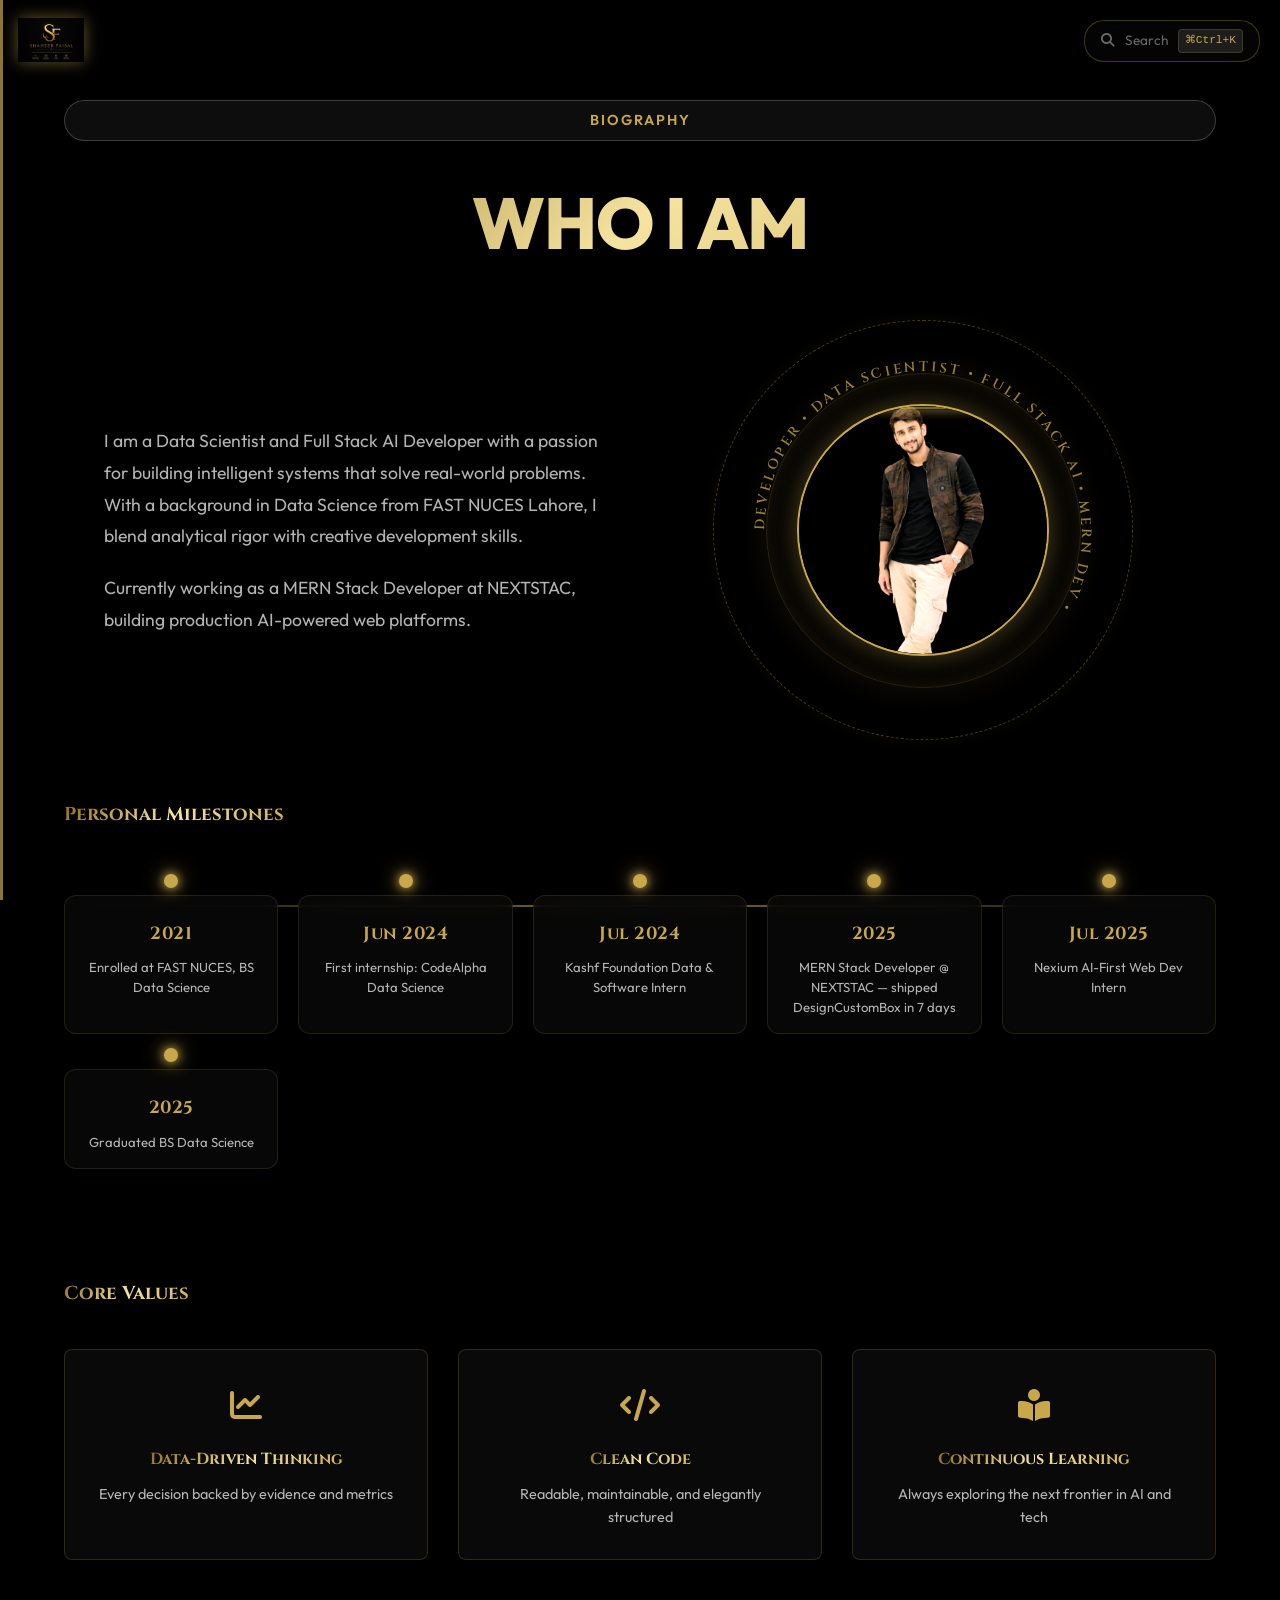
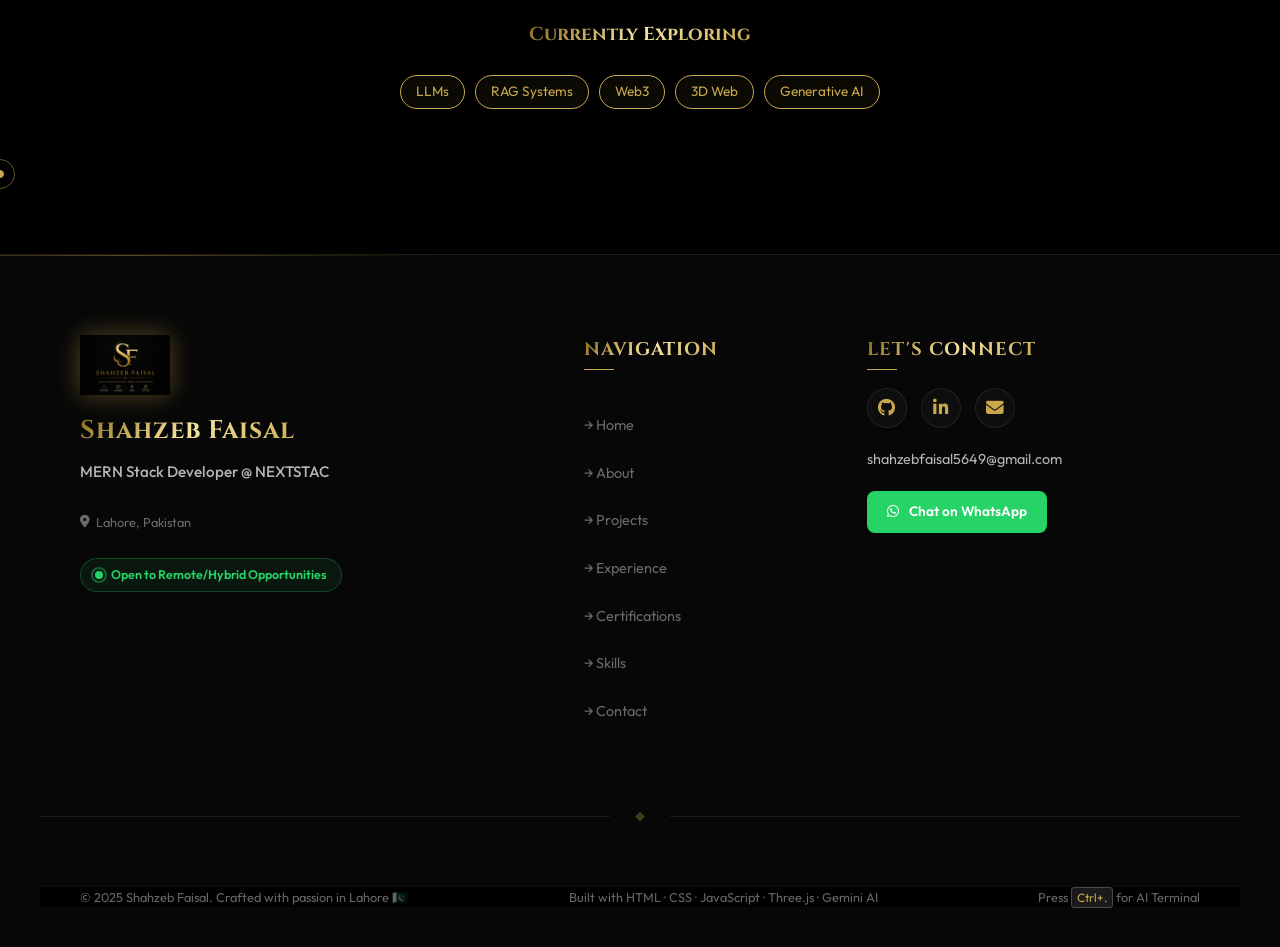
<file: about.html>
<!DOCTYPE html>
<html lang="en">
<head>
    <meta charset="UTF-8">
    <meta name="viewport" content="width=device-width, initial-scale=1.0, maximum-scale=1.0, minimum-scale=1.0, user-scalable=no">
    <title>About Me | Shahzeb Faisal</title>
    <!-- Optimized Fonts -->
    <link href="https://fonts.googleapis.com/css2?family=Inter:wght@300;400;500;600;700&family=Space+Grotesk:wght@400;500;600;700&family=Outfit:wght@300;400;500;600;700;800&family=JetBrains+Mono:wght@400;500&family=Cinzel:wght@400;700&family=Cormorant+Garamond:ital,wght@0,400;0,700;1,400&display=swap" rel="stylesheet">
    <!-- Font Awesome -->
    <link rel="stylesheet" href="https://cdnjs.cloudflare.com/ajax/libs/font-awesome/6.4.0/css/all.min.css">
    <!-- Custom CSS -->
    <link rel="stylesheet" href="Styles/Main.css">
    <style>
        body {
            background: var(--black);
            color: white;
            font-family: 'Outfit', sans-serif;
        }
        .about-page {
            padding: 100px 0 60px;
        }
        .about-grid {
            display: grid;
            grid-template-columns: 1fr 1fr;
            gap: 60px;
            align-items: center;
        }
        @media (max-width: 768px) {
            .about-grid {
                grid-template-columns: 1fr;
            }
        }
        .milestone-timeline {
            display: grid;
            grid-template-columns: repeat(auto-fit, minmax(180px, 1fr));
            gap: 20px;
            margin: 50px 0;
            position: relative;
        }
        .milestone-timeline::before {
            content: '';
            position: absolute;
            top: 25px;
            left: 10px;
            right: 10px;
            height: 2px;
            background: linear-gradient(90deg, rgba(201,168,76,0.1), rgba(201,168,76,0.6) 50%, rgba(201,168,76,0.1));
            z-index: 1;
        }
        .milestone {
            position: relative;
            z-index: 2;
            text-align: center;
            background: rgba(10, 10, 10, 0.7);
            border: 1px solid rgba(201, 168, 76, 0.15);
            border-radius: 12px;
            padding: 24px 16px 16px;
            backdrop-filter: blur(10px);
            transition: all 0.4s cubic-bezier(0.165, 0.84, 0.44, 1);
            display: flex;
            flex-direction: column;
            align-items: center;
            margin-top: 15px;
        }
        .milestone:hover {
            transform: translateY(-8px);
            border-color: rgba(201, 168, 76, 0.4);
            box-shadow: 0 10px 25px rgba(201, 168, 76, 0.1);
        }
        .milestone-dot {
            width: 14px;
            height: 14px;
            background: var(--gold-primary);
            border-radius: 50%;
            position: absolute;
            top: -22px;
            left: 50%;
            transform: translateX(-50%);
            box-shadow: 0 0 10px var(--gold-primary), 0 0 20px var(--gold-primary);
            transition: transform 0.3s ease;
        }
        .milestone:hover .milestone-dot {
            transform: translateX(-50%) scale(1.3);
        }
        .milestone-year {
            font-family: 'Cinzel', serif;
            color: var(--gold-primary);
            font-weight: 700;
            font-size: 1.1rem;
            margin-bottom: 10px;
            letter-spacing: 0.5px;
        }
        .milestone-desc {
            font-size: 0.82rem;
            color: var(--text-secondary);
            line-height: 1.5;
        }
        @media (max-width: 768px) {
            .milestone-timeline {
                display: flex;
                flex-direction: column;
                gap: 25px;
                padding-left: 24px;
            }
            .milestone-timeline::before {
                width: 2px;
                height: calc(100% - 40px);
                left: 10px;
                top: 20px;
                right: auto;
                background: linear-gradient(180deg, rgba(201,168,76,0.1), rgba(201,168,76,0.6) 50%, rgba(201,168,76,0.1));
            }
            .milestone {
                align-items: flex-start;
                text-align: left;
                padding: 20px;
                margin-top: 0;
            }
            .milestone-dot {
                top: 50%;
                left: -20px;
                transform: translate(-50%, -50%);
            }
            .milestone:hover .milestone-dot {
                transform: translate(-50%, -50%) scale(1.3);
            }
        }
        .values-grid {
            display: grid;
            grid-template-columns: repeat(auto-fit, minmax(250px, 1fr));
            gap: 30px;
            margin-top: 40px;
        }
        .value-card {
            background: rgba(10,10,10,0.9);
            border: 1px solid rgba(201,168,76,0.2);
            padding: 30px;
            border-radius: 8px;
            text-align: center;
            transition: all 0.3s ease;
        }
        .value-card:hover {
            transform: translateY(-5px);
            border-color: var(--gold-primary);
        }
        .value-icon {
            font-size: 2rem;
            color: var(--gold-primary);
            margin-bottom: 15px;
        }
        .value-title {
            font-family: 'Cinzel', serif;
            color: var(--gold-primary);
            margin-bottom: 10px;
        }
        .tag {
            display: inline-block;
            padding: 5px 15px;
            border: 1px solid var(--gold-primary);
            border-radius: 20px;
            font-size: 0.85rem;
            color: var(--gold-primary);
            margin: 5px;
            background: rgba(201,168,76,0.05);
            transition: all 0.3s ease;
        }
        .tag:hover {
            background: var(--gold-primary);
            color: var(--black);
        }
    </style>
</head>
<body>
    <!-- Sidebar and Navigation handled by Scripts/Sidebar.js -->

    <div class="about-page">
        <div class="container">
            <div class="section-header" style="text-align: center; margin-bottom: 40px;">
                <span class="section-tag">Biography</span>
                <h2 class="section-title">Who I Am</h2>
            </div>

            <div class="about-grid">
                <div class="about-text">
                    <p style="font-size: 1.1rem; line-height: 1.8; color: var(--text-secondary);">
                        I am a Data Scientist and Full Stack AI Developer with a passion for building intelligent systems that solve real-world problems. With a background in Data Science from FAST NUCES Lahore, I blend analytical rigor with creative development skills.
                    </p>
                    <p style="font-size: 1.1rem; line-height: 1.8; color: var(--text-secondary); margin-top: 20px;">
                        Currently working as a MERN Stack Developer at NEXTSTAC, building production AI-powered web platforms.
                    </p>
                </div>
                <div class="about-image-col">
                  <div class="profile-orbit-container">
                    <div class="orbit-ring-outer"></div>
                    <svg class="orbit-text-svg" viewBox="0 0 500 500">
                      <defs>
                        <path id="orbit-path-about" d="M 250,250 m -210,0 a 210,210 0 1,1 420,0 a 210,210 0 1,1 -420,0"/>
                      </defs>
                      <g class="orbit-text-group">
                        <text>
                          <textPath href="#orbit-path-about" startOffset="0%">
                            DEVELOPER • DATA SCIENTIST • FULL STACK AI • MERN DEV • 
                          </textPath>
                        </text>
                      </g>
                    </svg>
                    <div class="orbit-ring-inner"></div>
                    <div class="profile-img-wrap">
                      <img src="Images/profile-pic.png" alt="Shahzeb Faisal" class="profile-img">
                      <div class="scan-line"></div>
                    </div>
                  </div>
                </div>
            </div>

            <!-- Timeline -->
            <h3 style="font-family: 'Cinzel', serif; color: var(--gold-primary); margin-top: 60px; text-align: center;">Personal Milestones</h3>
            <div class="milestone-timeline">
                <div class="milestone">
                    <div class="milestone-year">2021</div>
                    <div class="milestone-dot"></div>
                    <div class="milestone-desc">Enrolled at FAST NUCES, BS Data Science</div>
                </div>
                <div class="milestone">
                    <div class="milestone-year">Jun 2024</div>
                    <div class="milestone-dot"></div>
                    <div class="milestone-desc">First internship: CodeAlpha Data Science</div>
                </div>
                <div class="milestone">
                    <div class="milestone-year">Jul 2024</div>
                    <div class="milestone-dot"></div>
                    <div class="milestone-desc">Kashf Foundation Data & Software Intern</div>
                </div>
                <div class="milestone">
                    <div class="milestone-year">2025</div>
                    <div class="milestone-dot"></div>
                    <div class="milestone-desc">MERN Stack Developer @ NEXTSTAC — shipped DesignCustomBox in 7 days</div>
                </div>
                <div class="milestone">
                    <div class="milestone-year">Jul 2025</div>
                    <div class="milestone-dot"></div>
                    <div class="milestone-desc">Nexium AI-First Web Dev Intern</div>
                </div>
                <div class="milestone">
                    <div class="milestone-year">2025</div>
                    <div class="milestone-dot"></div>
                    <div class="milestone-desc">Graduated BS Data Science</div>
                </div>
            </div>

            <!-- Values -->
            <h3 style="font-family: 'Cinzel', serif; color: var(--gold-primary); margin-top: 60px; text-align: center;">Core Values</h3>
            <div class="values-grid">
                <div class="value-card">
                    <div class="value-icon"><i class="fas fa-chart-line"></i></div>
                    <h4 class="value-title">Data-Driven Thinking</h4>
                    <p style="color: var(--text-secondary); font-size: 0.9rem;">Every decision backed by evidence and metrics</p>
                </div>
                <div class="value-card">
                    <div class="value-icon"><i class="fas fa-code"></i></div>
                    <h4 class="value-title">Clean Code</h4>
                    <p style="color: var(--text-secondary); font-size: 0.9rem;">Readable, maintainable, and elegantly structured</p>
                </div>
                <div class="value-card">
                    <div class="value-icon"><i class="fas fa-book-reader"></i></div>
                    <h4 class="value-title">Continuous Learning</h4>
                    <p style="color: var(--text-secondary); font-size: 0.9rem;">Always exploring the next frontier in AI and tech</p>
                </div>
            </div>

            <!-- Exploring -->
            <div style="margin-top: 60px; text-align: center;">
                <h3 style="font-family: 'Cinzel', serif; color: var(--gold-primary); margin-bottom: 20px;">Currently Exploring</h3>
                <div style="display: flex; flex-wrap: wrap; justify-content: center;">
                    <span class="tag">LLMs</span>
                    <span class="tag">RAG Systems</span>
                    <span class="tag">Web3</span>
                    <span class="tag">3D Web</span>
                    <span class="tag">Generative AI</span>
                </div>
            </div>
        </div>
    </div>

    <!-- Scripts -->
    <script src="Scripts/config.js"></script>
    <script src="Scripts/Cursor.js"></script>
    <script src="Scripts/Sidebar.js"></script>
    <script src="Scripts/HeroAnimations.js"></script>
</body>
</html>
</file>
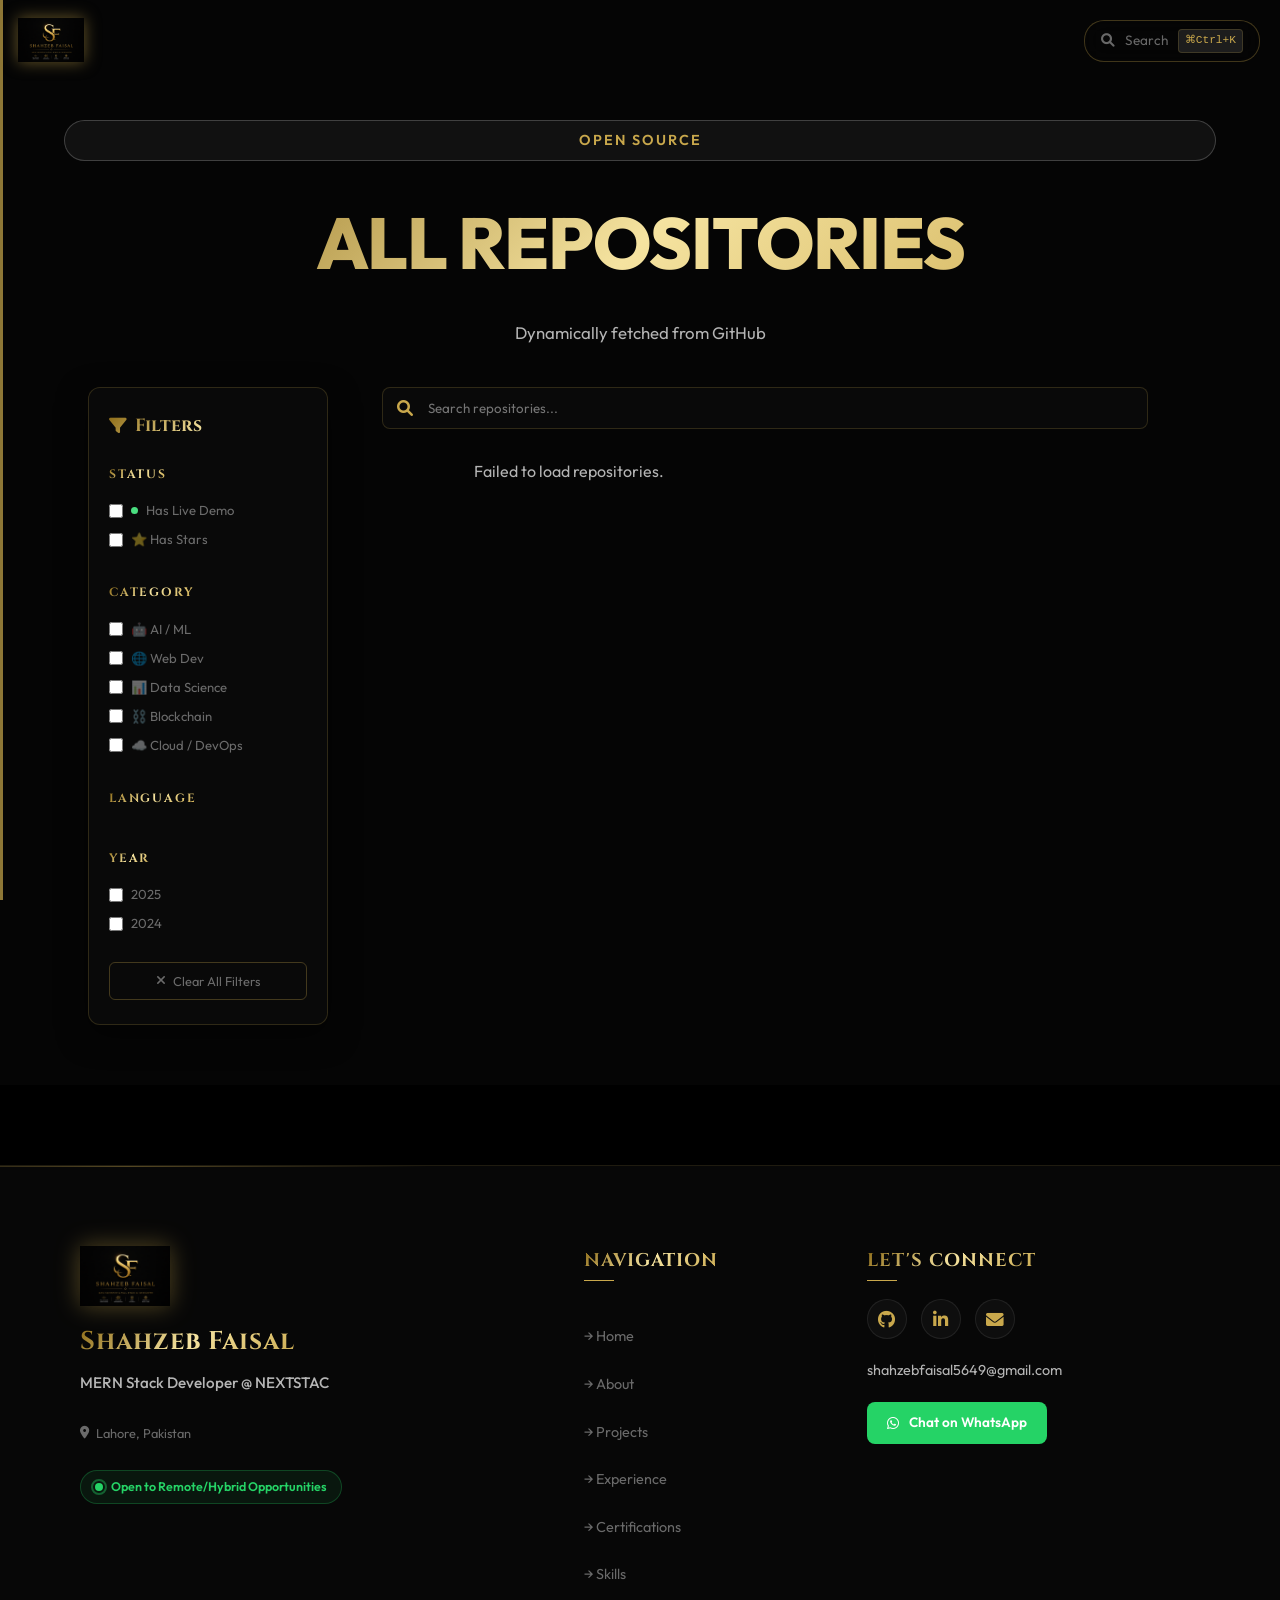
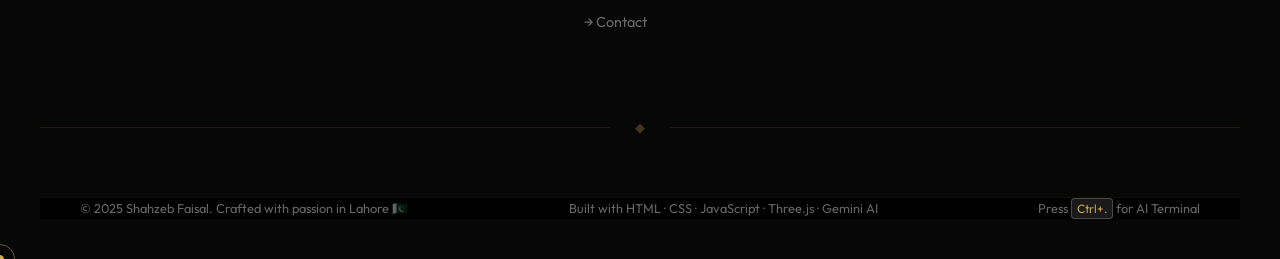
<file: projects.html>
<!DOCTYPE html>
<html lang="en">
<head>
    <meta charset="UTF-8">
    <meta name="viewport" content="width=device-width, initial-scale=1.0, maximum-scale=1.0, minimum-scale=1.0, user-scalable=no">
    <title>All Projects | Shahzeb Faisal</title>
    <!-- Optimized Fonts -->
    <link href="https://fonts.googleapis.com/css2?family=Inter:wght@300;400;500;600;700&family=Space+Grotesk:wght@400;500;600;700&family=Outfit:wght@300;400;500;600;700;800&family=JetBrains+Mono:wght@400;500&family=Cinzel:wght@400;700&family=Cormorant+Garamond:ital,wght@0,400;0,700;1,400&display=swap" rel="stylesheet">
    <!-- Font Awesome -->
    <link rel="stylesheet" href="https://cdnjs.cloudflare.com/ajax/libs/font-awesome/6.0.0/css/all.min.css">
    <!-- Styles -->
    <link rel="stylesheet" href="Styles/Main.css">
    <style>
        .projects-page {
            padding-top: 120px;
            min-height: 100vh;
            background: #050505;
        }
        .search-filter-wrapper {
            max-width: 1200px;
            margin: 0 auto 40px;
            padding: 0 24px;
            display: flex;
            flex-wrap: wrap;
            gap: 20px;
            justify-content: space-between;
            align-items: center;
        }
        .search-box {
            position: relative;
            flex: 1;
            min-width: 300px;
        }
        .search-box input {
            width: 100%;
            padding: 12px 40px;
            background: rgba(255, 255, 255, 0.05);
            border: 1px solid rgba(201, 168, 76, 0.2);
            border-radius: 8px;
            color: var(--text);
            font-family: inherit;
        }
        .search-box i {
            position: absolute;
            left: 15px;
            top: 50%;
            transform: translateY(-50%);
            color: var(--gold-primary);
        }
        .repos-grid {
            display: grid;
            grid-template-columns: repeat(auto-fill, minmax(min(300px, 100%), 1fr));
            gap: 24px;
            width: 100%;
            padding: 0 16px 60px;
            box-sizing: border-box;
        }
        .repo-card {
            background: rgba(10, 10, 10, 0.9);
            border: 1px solid rgba(201, 168, 76, 0.2);
            border-radius: var(--radius);
            padding: 24px;
            display: flex;
            flex-direction: column;
            justify-content: space-between;
            transition: all 0.3s ease;
            overflow: hidden;
            height: auto;
            min-height: 220px;
            word-break: break-word;
        }
        .repo-card h3 {
            overflow: hidden;
            text-overflow: ellipsis;
            white-space: nowrap;
            max-width: 100%;
            font-size: clamp(0.85rem, 1.5vw, 1rem);
            font-family: 'Cinzel', serif;
            color: var(--gold-primary);
            margin-bottom: 10px;
        }
        .repo-card:hover {
            transform: translateY(-5px);
            box-shadow: 0 10px 20px rgba(201, 168, 76, 0.1);
            border-color: var(--gold-primary);
        }
        .repo-desc {
            font-size: 0.9rem;
            color: var(--text-secondary);
            margin-bottom: 20px;
            flex-grow: 1;
        }
        .repo-meta {
            display: flex;
            justify-content: space-between;
            align-items: center;
            font-size: 0.85rem;
            color: var(--text-muted);
        }
        .lang-dot {
            display: inline-block;
            width: 10px;
            height: 10px;
            border-radius: 50%;
            margin-right: 5px;
        }
        .repo-links {
            margin-top: 15px;
            display: flex;
            justify-content: space-between;
            align-items: center;
        }
        .repo-btn {
            background: linear-gradient(135deg, #8B6914, #C9A84C);
            color: var(--black-rich);
            padding: 6px 12px;
            border-radius: 4px;
            font-size: 0.85rem;
            font-weight: 600;
            text-decoration: none;
            display: inline-flex;
            align-items: center;
            gap: 5px;
        }
        .skeleton {
            background: rgba(255, 255, 255, 0.05);
            animation: pulse 1.5s infinite ease-in-out;
            border-radius: 4px;
        }
        @keyframes pulse {
            0% { opacity: 0.6; }
            50% { opacity: 0.3; }
            100% { opacity: 0.6; }
        }
        .projects-layout {
            display: flex;
            gap: 30px;
            align-items: flex-start;
            flex-wrap: wrap;
        }
        .filter-sidebar {
            width: 240px;
            flex-shrink: 0;
        }
        @media (max-width: 900px) {
            .projects-layout { flex-direction: column; }
            .filter-sidebar { width: 100%; }
            .filter-group {
                display: flex;
                flex-wrap: wrap;
                gap: 8px;
                align-items: center;
            }
            .filter-group h4 { width: 100%; margin: 4px 0; }
            .filter-group label {
                background: rgba(201,168,76,0.08);
                border: 1px solid rgba(201,168,76,0.2);
                border-radius: 20px;
                padding: 4px 12px;
                font-size: 0.8rem;
            }
        }
        @media (max-width: 600px) {
            .search-filter-wrapper { flex-direction: column; }
            .search-box { min-width: unset; width: 100%; }
        }
    </style>
</head>
<body>
    <!-- Sidebar and Navigation handled by Scripts/Sidebar.js -->

    <div class="projects-page">
        <div class="container">
            <div class="section-header" style="text-align: center; margin-bottom: 40px;">
                <span class="section-tag">Open Source</span>
                <h2 class="section-title">All Repositories</h2>
                <p class="section-desc">Dynamically fetched from GitHub</p>
            </div>

            <div class="projects-layout" style="margin-top: 30px;">
                <!-- Left Column: Filter Sidebar -->
                <aside class="filter-sidebar">
                  <h3 class="filter-title" style="font-family: 'Cinzel', serif; color: var(--gold-primary); margin-bottom: 20px; font-size: 1.1rem; display: flex; align-items: center; gap: 8px;"><i class="fas fa-filter"></i> Filters</h3>

                  <div class="filter-group">
                    <h4>Status</h4>
                    <label><input type="checkbox" value="live"> <span class="live-dot"></span> Has Live Demo</label>
                    <label><input type="checkbox" value="starred"> ⭐ Has Stars</label>
                  </div>

                  <div class="filter-group">
                    <h4>Category</h4>
                    <label><input type="checkbox" value="ml">       🤖 AI / ML</label>
                    <label><input type="checkbox" value="web">      🌐 Web Dev</label>
                    <label><input type="checkbox" value="data">     📊 Data Science</label>
                    <label><input type="checkbox" value="blockchain">⛓️ Blockchain</label>
                    <label><input type="checkbox" value="cloud">    ☁️ Cloud / DevOps</label>
                  </div>

                  <div class="filter-group">
                    <h4>Language</h4>
                    <!-- Dynamically populated from fetched repos -->
                    <div id="language-filters" style="display: flex; flex-direction: column;"></div>
                  </div>

                  <div class="filter-group">
                    <h4>Year</h4>
                    <label><input type="checkbox" value="2025"> 2025</label>
                    <label><input type="checkbox" value="2024"> 2024</label>
                  </div>

                  <button class="clear-filters-btn" id="clear-filters">
                    <i class="fas fa-times"></i> Clear All Filters
                  </button>
                </aside>

                <!-- Right Column: Content -->
                <div class="projects-main" style="flex: 1; width: 100%;">
                    <div class="search-filter-wrapper" style="margin-bottom: 30px; display: flex; justify-content: space-between; align-items: center; gap: 20px; flex-wrap: wrap;">
                        <div class="search-box" style="flex: 1; min-width: 250px; position: relative;">
                            <i class="fas fa-search" style="position: absolute; left: 15px; top: 50%; transform: translateY(-50%); color: var(--gold-primary);"></i>
                            <input type="text" id="repo-search" placeholder="Search repositories..." style="width: 100%; padding: 12px 12px 12px 45px; background: rgba(10,10,10,0.9); border: 1px solid rgba(201,168,76,0.2); border-radius: 8px; color: white;">
                        </div>
                        <div class="result-count" id="result-count" style="font-size: 0.9rem; color: var(--text-muted); font-family: 'Space Grotesk', sans-serif;"></div>
                    </div>

                    <div class="repos-grid" id="repos-grid">
                        <div class="repo-card skeleton" style="height: 280px;"></div>
                        <div class="repo-card skeleton" style="height: 280px;"></div>
                        <div class="repo-card skeleton" style="height: 280px;"></div>
                        <div class="repo-card skeleton" style="height: 280px;"></div>
                    </div>
                </div>
            </div>
        </div>
    </div>



    <!-- Scripts -->
    <script src="Scripts/config.js"></script>
    <script src="Scripts/Sidebar.js"></script>
    <script src="Scripts/Cursor.js"></script>
    <script>
        // Disable Zoom In/Out
        document.addEventListener('wheel', e => { if (e.ctrlKey) e.preventDefault(); }, { passive: false });
        document.addEventListener('keydown', e => { if (e.ctrlKey && ['+','-','=','0'].includes(e.key)) e.preventDefault(); });

        const grid = document.getElementById('repos-grid');
        const searchInput = document.getElementById('repo-search');
        let allRepos = [];

        async function fetchRepos() {
            const cached = sessionStorage.getItem('gh_repos');
            if (cached) {
                allRepos = JSON.parse(cached);
                renderReposLazy(allRepos);
                renderFilters(allRepos);
                updateResultCount(allRepos.length);
                return;
            }

            try {
                const res = await fetch('https://api.github.com/users/ShahzebFaisal5649/repos?sort=updated&per_page=50');
                allRepos = await res.json();
                sessionStorage.setItem('gh_repos', JSON.stringify(allRepos));
                renderReposLazy(allRepos);
                renderFilters(allRepos);
                updateResultCount(allRepos.length);
            } catch (err) {
                grid.innerHTML = '<p style="color: red; text-align: center;">Failed to load repositories.</p>';
            }
        }

        function renderReposLazy(repos) {
            grid.innerHTML = '';
            repos.forEach(repo => {
                const wrapper = document.createElement('div');
                wrapper.className = 'card-wrapper';
                wrapper.style.perspective = '1000px';
                
                const card = document.createElement('div');
                card.className = 'card-inner';
                card.style.transformStyle = 'preserve-3d';
                card.style.transition = 'transform 0.6s';
                card.style.position = 'relative';
                card.style.width = '100%';
                card.style.height = '280px';
                
                wrapper.appendChild(card);
                grid.appendChild(wrapper);

                const front = document.createElement('div');
                front.className = 'card-front';
                front.style.backfaceVisibility = 'hidden';
                front.style.position = 'absolute';
                front.style.width = '100%';
                front.style.height = '100%';
                front.innerHTML = `<div class="repo-card skeleton" style="height: 100%;"></div>`;
                
                const back = document.createElement('div');
                back.className = 'card-back';
                back.style.backfaceVisibility = 'hidden';
                back.style.position = 'absolute';
                back.style.width = '100%';
                back.style.height = '100%';
                back.style.transform = 'rotateY(180deg)';
                
                card.appendChild(front);
                card.appendChild(back);

                // Observer
                const observer = new IntersectionObserver((entries) => {
                    entries.forEach(entry => {
                        if (entry.isIntersecting) {
                            fillCard(front, back, repo);
                            observer.unobserve(wrapper);
                        }
                    });
                });
                observer.observe(wrapper);

                // Hover effect
                wrapper.addEventListener('mouseenter', () => {
                    card.style.transform = 'rotateY(180deg)';
                });
                wrapper.addEventListener('mouseleave', () => {
                    card.style.transform = 'rotateY(0deg)';
                });
            });
        }

        function fillCard(front, back, repo) {
            const cardData = {
              name:        repo.name.replace(/_/g, ' ').replace(/\b\w/g, c => c.toUpperCase()),
              description: repo.description || 'No description provided.',
              language:    repo.language    || 'Unknown',
              stars:       repo.stargazers_count,
              forks:       repo.forks_count,
              topics:      repo.topics      || [],
              homepage:    repo.homepage    || null,
              updated:     new Date(repo.updated_at).toLocaleDateString('en-GB', { year:'numeric', month:'short', day:'numeric' }),
              githubUrl:   repo.html_url,
            };
            
            front.innerHTML = `
                <div class="repo-card" style="height: 100%; display: flex; flex-direction: column; justify-content: space-between;">
                    <div class="repo-header" style="position: relative;">
                        <h3>${cardData.name}</h3>
                    </div>
                    <p class="repo-desc" style="display: -webkit-box; -webkit-line-clamp: 2; -webkit-box-orient: vertical; overflow: hidden; text-overflow: ellipsis;">${cardData.description}</p>
                    <div class="repo-meta">
                        <span><span class="lang-dot" style="background: ${getLangColor(cardData.language)}"></span>${cardData.language}</span>
                        <span>⭐ ${cardData.stars}</span>
                        <span>🍴 ${cardData.forks}</span>
                    </div>
                </div>
            `;

            const topicsHTML = cardData.topics.length > 0 
                ? cardData.topics.map(t => `<span class="topic-tag" style="background: rgba(201,168,76,0.1); color: var(--gold-primary); padding: 2px 8px; border-radius: 12px; font-size: 0.75rem;">${t}</span>`).join(' ') 
                : 'No topics';

            back.innerHTML = `
                <div class="repo-card back-face" style="height: 100%; display: flex; flex-direction: column; justify-content: space-between; position: relative;">
                    <div>
                        <h4 style="font-family: 'Cinzel', serif; color: var(--gold-primary); margin-bottom: 10px;">Topics</h4>
                        <div style="display: flex; flex-wrap: wrap; gap: 5px;">${topicsHTML}</div>
                    </div>
                    <div style="margin-top: 10px; font-size: 0.8rem; color: var(--text-muted);">Last updated: ${cardData.updated}</div>
                    <div class="repo-links" style="display: flex; gap: 10px;">
                        <a href="${cardData.githubUrl}" target="_blank" class="repo-btn" style="flex: 1; text-align: center;"><i class="fab fa-github"></i> GitHub</a>
                        ${cardData.homepage ? `<a href="${cardData.homepage}" target="_blank" class="repo-btn outline" style="flex: 1; text-align: center; background: transparent; border: 1px solid var(--gold-primary); color: var(--gold-primary);">Live Demo</a>` : ''}
                    </div>
                </div>
            `;
        }

        // Edit function
        window.editDesc = function(repoName, currentDesc) {
            const token = sessionStorage.getItem('gh_token');
            if (!token) {
                showTokenModal(() => startEdit(repoName, currentDesc));
            } else {
                startEdit(repoName, currentDesc);
            }
        };

        function showTokenModal(callback) {
            const modal = document.createElement('div');
            modal.style.position = 'fixed';
            modal.style.top = '0';
            modal.style.left = '0';
            modal.style.width = '100%';
            modal.style.height = '100%';
            modal.style.background = 'rgba(0,0,0,0.8)';
            modal.style.display = 'flex';
            modal.style.alignItems = 'center';
            modal.style.justifyContent = 'center';
            modal.style.zIndex = '10002';
            
            modal.innerHTML = `
                <div style="background: var(--black-rich); border: 1px solid var(--gold-primary); padding: 30px; border-radius: 8px; max-width: 400px; width: 90%;">
                    <h3 style="font-family: 'Cinzel', serif; color: var(--gold-primary); margin-bottom: 15px;">Enter GitHub Token</h3>
                    <p style="color: var(--text-secondary); font-size: 0.9rem; margin-bottom: 15px;">This is a one-time request. The token is stored only in this session and never committed.</p>
                    <input type="password" id="gh-token-input" style="width: 100%; padding: 10px; background: rgba(255,255,255,0.05); border: 1px solid var(--border); border-radius: 4px; color: white; margin-bottom: 20px;">
                    <div style="display: flex; justify-content: flex-end; gap: 10px;">
                        <button class="btn btn-secondary" id="modal-cancel">Cancel</button>
                        <button class="btn" id="modal-save" style="background: var(--gold-primary); color: var(--black-rich);">Save</button>
                    </div>
                </div>
            `;
            document.body.appendChild(modal);

            document.getElementById('modal-cancel').onclick = () => modal.remove();
            document.getElementById('modal-save').onclick = () => {
                const tokenVal = document.getElementById('gh-token-input').value.trim();
                if (tokenVal) {
                    sessionStorage.setItem('gh_token', tokenVal);
                    modal.remove();
                    if (callback) callback();
                }
            };
        }

        function startEdit(repoName, currentDesc) {
            const modal = document.createElement('div');
            modal.style.position = 'fixed';
            modal.style.top = '0';
            modal.style.left = '0';
            modal.style.width = '100%';
            modal.style.height = '100%';
            modal.style.background = 'rgba(0,0,0,0.8)';
            modal.style.display = 'flex';
            modal.style.alignItems = 'center';
            modal.style.justifyContent = 'center';
            modal.style.zIndex = '10002';
            
            modal.innerHTML = `
                <div style="background: var(--black-rich); border: 1px solid var(--gold-primary); padding: 30px; border-radius: 8px; max-width: 500px; width: 90%;">
                    <h3 style="font-family: 'Cinzel', serif; color: var(--gold-primary); margin-bottom: 15px;">Edit Description</h3>
                    <textarea id="repo-desc-input" style="width: 100%; height: 100px; padding: 10px; background: rgba(255,255,255,0.05); border: 1px solid var(--border); border-radius: 4px; color: white; margin-bottom: 20px;">${currentDesc}</textarea>
                    <div style="display: flex; justify-content: flex-end; gap: 10px;">
                        <button class="btn btn-secondary" id="edit-cancel">Cancel</button>
                        <button class="btn" id="edit-save" style="background: var(--gold-primary); color: var(--black-rich);">Save to GitHub</button>
                    </div>
                </div>
            `;
            document.body.appendChild(modal);

            document.getElementById('edit-cancel').onclick = () => modal.remove();
            document.getElementById('edit-save').onclick = async () => {
                const newDesc = document.getElementById('repo-desc-input').value.trim();
                const token = sessionStorage.getItem('gh_token');
                
                try {
                    const res = await fetch(`https://api.github.com/repos/ShahzebFaisal5649/${repoName}`, {
                        method: 'PATCH',
                        headers: {
                            'Authorization': `Bearer ${token}`,
                            'Content-Type': 'application/json'
                        },
                        body: JSON.stringify({ description: newDesc })
                    });

                    if (res.ok) {
                        modal.remove();
                        showToast('✓ Updated on GitHub', 'success');
                        const repo = allRepos.find(r => r.name === repoName);
                        if (repo) repo.description = newDesc;
                        sessionStorage.setItem('gh_repos', JSON.stringify(allRepos));
                        renderReposLazy(allRepos);
                    } else if (res.status === 401) {
                        sessionStorage.removeItem('gh_token');
                        modal.remove();
                        showToast('Token invalid or expired. Please re-enter.', 'error');
                        showTokenModal(() => startEdit(repoName, newDesc));
                    } else {
                        showToast('✗ Update failed. Check token permissions.', 'error');
                    }
                } catch (err) {
                    showToast('✗ Update failed. Network error.', 'error');
                }
            };
        }

        function showToast(message, type) {
            const toast = document.createElement('div');
            toast.style.position = 'fixed';
            toast.style.top = '20px';
            toast.style.right = '20px';
            toast.style.background = type === 'success' ? '#C9A84C' : '#ff4a4a';
            toast.style.color = type === 'success' ? '#050505' : 'white';
            toast.style.padding = '10px 20px';
            toast.style.borderRadius = '4px';
            toast.style.zIndex = '10003';
            toast.style.fontWeight = '600';
            toast.innerText = message;
            document.body.appendChild(toast);

            setTimeout(() => {
                toast.remove();
            }, 3000);
        }

        function getLangColor(lang) {
            const colors = {
                'JavaScript': '#f1e05a',
                'Python': '#3572A5',
                'TypeScript': '#3178c6',
                'HTML': '#e34c26',
                'CSS': '#563d7c'
            };
            return colors[lang] || '#8b8b8b';
        }

        function renderFilters(repos) {
            const languages = [...new Set(repos.map(r => r.language).filter(Boolean))];
            const langContainer = document.getElementById('language-filters');
            langContainer.innerHTML = '';
            languages.forEach(lang => {
                const label = document.createElement('label');
                label.innerHTML = `<input type="checkbox" value="${lang}"> ${lang}`;
                label.querySelector('input').addEventListener('change', applyFilters);
                langContainer.appendChild(label);
            });
        }

        function applyFilters() {
            const activeFilters = {
                status:   [...document.querySelectorAll('.filter-group input[value="live"]:checked, .filter-group input[value="starred"]:checked')].map(el => el.value),
                category: [...document.querySelectorAll('.filter-group input[value="ml"]:checked, .filter-group input[value="web"]:checked, .filter-group input[value="data"]:checked, .filter-group input[value="blockchain"]:checked, .filter-group input[value="cloud"]:checked')].map(el => el.value),
                language: [...document.querySelectorAll('#language-filters input:checked')].map(el => el.value),
                year:     [...document.querySelectorAll('.filter-group input[value="2025"]:checked, .filter-group input[value="2024"]:checked')].map(el => el.value),
            };

            const searchTerm = document.getElementById('repo-search')?.value.toLowerCase() || '';

            const REPO_CATEGORIES = {
                'Nexium_Shahzeb_Faisal_Grand_Project': ['ml','web'],
                'Nexium_Shahzeb_Faisal_Assign2':       ['ml','web'],
                'Nexium_Shahzeb_Faisal_Assign1':       ['web'],
                'Environmental_Impact_Analysis_using_Satellite_Data': ['data','ml'],
                'smart-city-management-system':        ['data'],
                'election-dapp':                       ['blockchain','web'],
                'Visual-Description-Generator-For-Images-Data': ['ml'],
                'GYM-Website':                         ['web'],
                'Movie-Showcase':                      ['web'],
                'DB_Lab_Project':                      ['web','data'],
                'Bicep-Shahzeb-Ass':                   ['cloud'],
                'E-Shop':                              ['web'],
            };

            const filtered = allRepos.filter(repo => {
                const repoCategories = REPO_CATEGORIES[repo.name] || [];
                const repoYear = new Date(repo.updated_at).getFullYear().toString();

                if (searchTerm && !repo.name.toLowerCase().includes(searchTerm) && !(repo.description || '').toLowerCase().includes(searchTerm)) return false;
                if (activeFilters.status.includes('live')    && !repo.homepage)            return false;
                if (activeFilters.status.includes('starred') && repo.stargazers_count < 1) return false;
                if (activeFilters.category.length && !activeFilters.category.some(c => repoCategories.includes(c))) return false;
                if (activeFilters.language.length && !activeFilters.language.includes(repo.language)) return false;
                if (activeFilters.year.length     && !activeFilters.year.includes(repoYear))          return false;
                return true;
            });

            renderReposLazy(filtered);
            updateResultCount(filtered.length);
        }

        function updateResultCount(count) {
            const countEl = document.getElementById('result-count');
            if (countEl) {
                countEl.textContent = `${count} repository${count === 1 ? '' : 'ies'} found`;
            }
        }

        // Attach listeners
        document.querySelectorAll('.filter-sidebar input').forEach(el => el.addEventListener('change', applyFilters));
        document.getElementById('clear-filters').addEventListener('click', () => {
            document.querySelectorAll('.filter-sidebar input').forEach(el => el.checked = false);
            applyFilters();
        });
        searchInput.addEventListener('input', applyFilters);

        fetchRepos();
    </script>
</body>
</html>
</file>
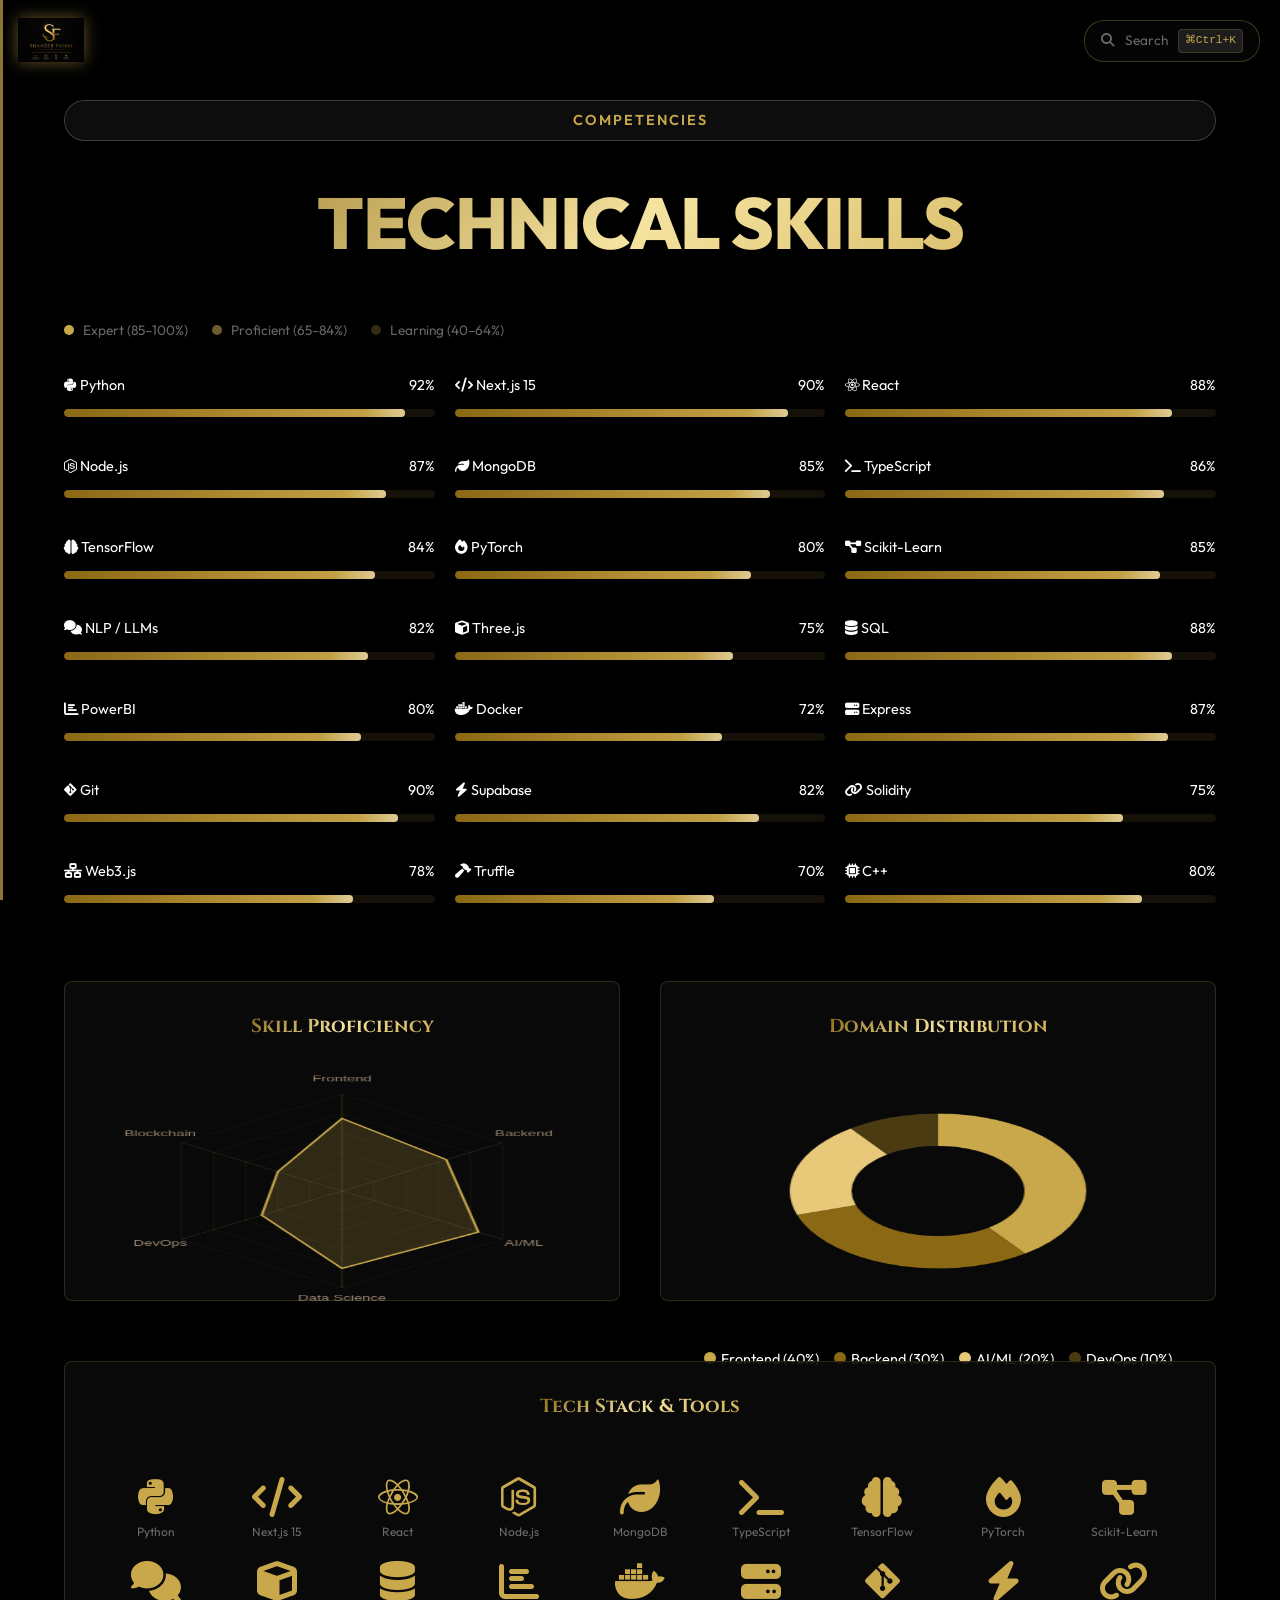
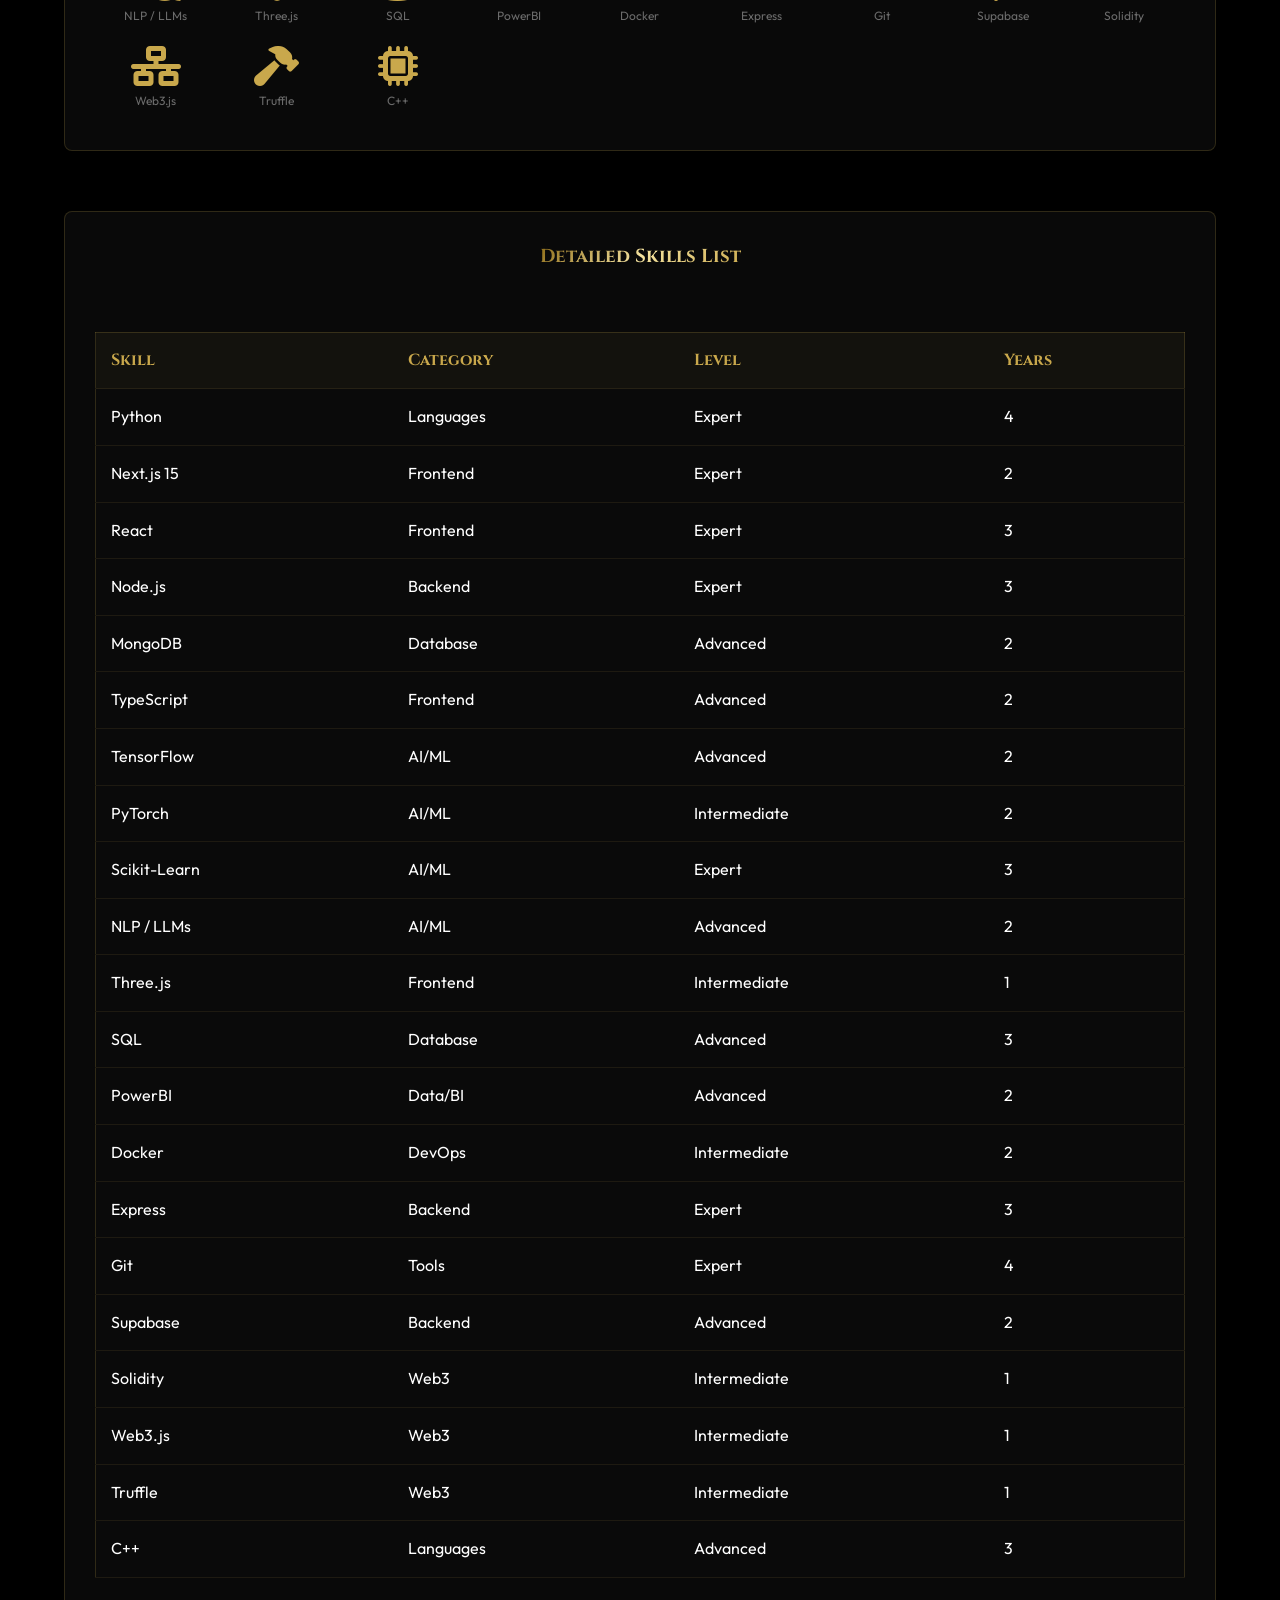
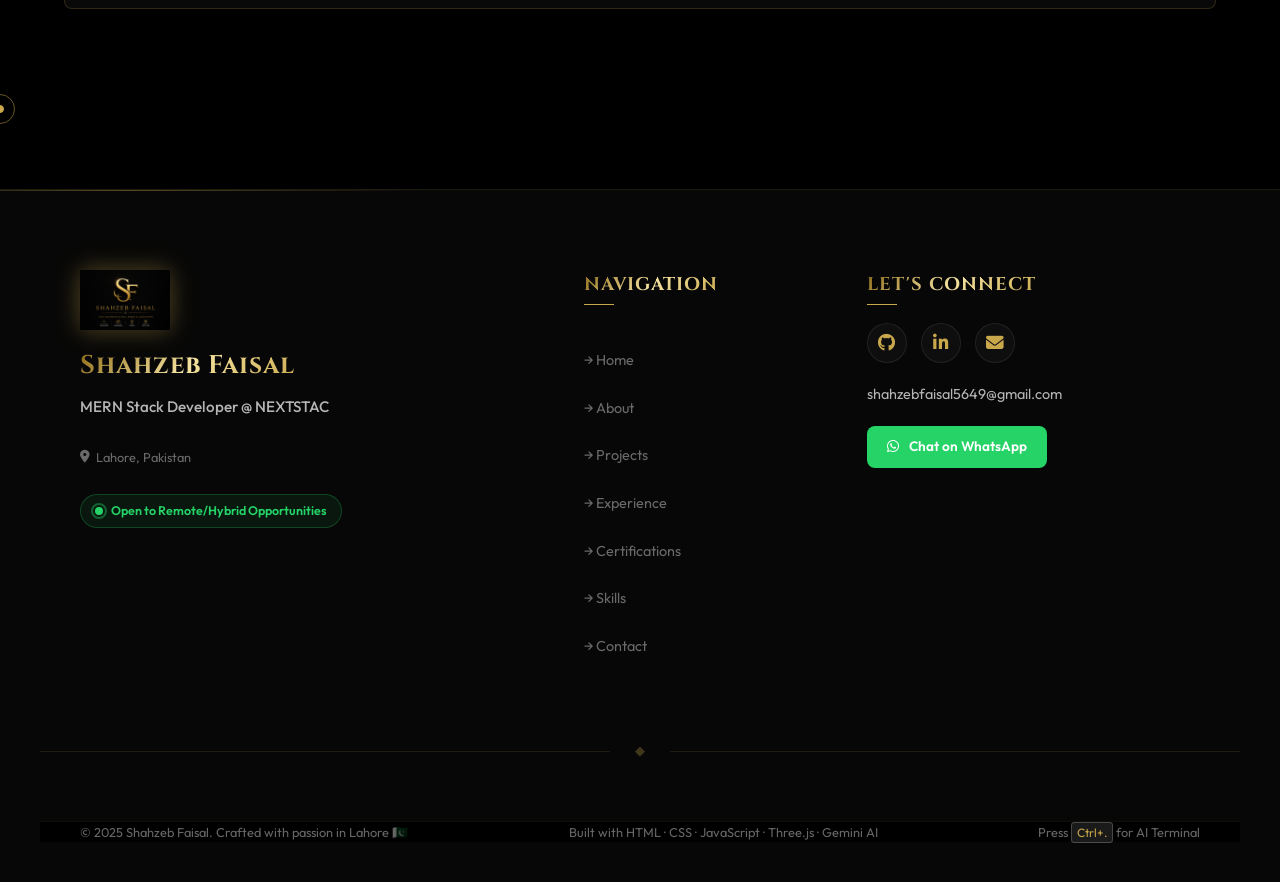
<file: skills.html>
<!DOCTYPE html>
<html lang="en">
<head>
    <meta charset="UTF-8">
    <meta name="viewport" content="width=device-width, initial-scale=1.0, maximum-scale=1.0, minimum-scale=1.0, user-scalable=no">
    <title>Skills | Shahzeb Faisal</title>
    <!-- Optimized Fonts -->
    <link href="https://fonts.googleapis.com/css2?family=Inter:wght@300;400;500;600;700&family=Space+Grotesk:wght@400;500;600;700&family=Outfit:wght@300;400;500;600;700;800&family=JetBrains+Mono:wght@400;500&family=Cinzel:wght@400;700&family=Cormorant+Garamond:ital,wght@0,400;0,700;1,400&display=swap" rel="stylesheet">
    <!-- Font Awesome -->
    <link rel="stylesheet" href="https://cdnjs.cloudflare.com/ajax/libs/font-awesome/6.4.0/css/all.min.css">
    <!-- Custom CSS -->
    <link rel="stylesheet" href="Styles/Main.css">
    <style>
        body {
            background: var(--black);
            color: white;
            font-family: 'Outfit', sans-serif;
        }
        .skills-page {
            padding: 100px 0 60px;
        }
        .charts-grid {
            display: grid;
            grid-template-columns: 1fr 1fr;
            gap: 40px;
            margin-bottom: 60px;
        }
        .chart-container {
            background: rgba(10,10,10,0.9);
            border: 1px solid rgba(201,168,76,0.2);
            padding: 30px;
            border-radius: 8px;
            text-align: center;
            position: relative;
            width: 100%;
            height: 320px;
        }
        .chart-container h3 {
            font-family: 'Cinzel', serif;
            color: var(--gold-primary);
            margin-bottom: 20px;
        }
        canvas {
            width: 100% !important;
            height: 100% !important;
        }
        @media (max-width: 768px) {
            .charts-grid { grid-template-columns: 1fr; }
            .chart-container { height: 260px; }
        }
        .skills-table {
            width: 100%;
            border-collapse: collapse;
            margin-top: 40px;
            background: rgba(10,10,10,0.9);
            border: 1px solid rgba(201,168,76,0.2);
        }
        .skills-table th, .skills-table td {
            padding: 15px;
            text-align: left;
            border-bottom: 1px solid rgba(201,168,76,0.1);
        }
        .skills-table th {
            font-family: 'Cinzel', serif;
            color: var(--gold-primary);
            cursor: pointer;
            background: rgba(201,168,76,0.05);
        }
        .skills-table th:hover {
            background: rgba(201,168,76,0.1);
        }
        .skills-table th.sorted-asc::after { content: ' ↑'; }
        .skills-table th.sorted-desc::after { content: ' ↓'; }
        .skills-table tr:hover {
            background: rgba(255,255,255,0.02);
        }
        .sorted-col {
            background: rgba(201,168,76,0.05);
        }
        /* Proficiency legend */
        .skills-legend {
            display: flex;
            gap: 24px;
            flex-wrap: wrap;
            margin-bottom: 32px;
            font-size: 0.85rem;
            color: var(--text-muted);
        }
        .legend-dot {
            display: inline-block;
            width: 10px;
            height: 10px;
            border-radius: 50%;
            margin-right: 6px;
        }
        .legend-dot.expert     { background: var(--gold-primary); }
        .legend-dot.proficient { background: rgba(201,168,76,0.55); }
        .legend-dot.learning   { background: rgba(201,168,76,0.25); }
        /* Animated bars */
        .skills-bars-section { margin-bottom: 60px; }
        .skill-bar-item { margin-bottom: 18px; }
        .skill-bar-header {
            display: flex;
            justify-content: space-between;
            margin-bottom: 6px;
            font-size: 0.9rem;
        }
        .skill-bar-track {
            height: 8px;
            background: rgba(201,168,76,0.1);
            border-radius: 4px;
            overflow: hidden;
        }
        .skill-bar-fill {
            height: 100%;
            width: 0;
            background: linear-gradient(90deg, var(--gold-dark, #a07820), var(--gold-primary, #c9a84c));
            border-radius: 4px;
            transition: width 1.2s cubic-bezier(0.25, 0.46, 0.45, 0.94);
        }
    </style>
</head>
<body>
    <!-- Sidebar and Navigation handled by Scripts/Sidebar.js -->

    <div class="skills-page">
        <div class="container">
            <div class="section-header" style="text-align: center; margin-bottom: 40px;">
                <span class="section-tag">Competencies</span>
                <h2 class="section-title">Technical Skills</h2>
            </div>

            <!-- Proficiency Legend -->
            <div class="skills-legend">
              <span><span class="legend-dot expert"></span> Expert (85–100%)</span>
              <span><span class="legend-dot proficient"></span> Proficient (65–84%)</span>
              <span><span class="legend-dot learning"></span> Learning (40–64%)</span>
            </div>

            <!-- Animated Skill Bars -->
            <div class="skills-bars-section" style="display: grid; grid-template-columns: repeat(auto-fit, minmax(280px, 1fr)); gap: 20px;">
              <div class="skill-bar-item" data-level="92">
                <div class="skill-bar-header"><span><i class="fab fa-python"></i> Python</span><span class="skill-percent">92%</span></div>
                <div class="skill-bar-track"><div class="skill-bar-fill"></div></div>
              </div>
              <div class="skill-bar-item" data-level="90">
                <div class="skill-bar-header"><span><i class="fas fa-code"></i> Next.js 15</span><span class="skill-percent">90%</span></div>
                <div class="skill-bar-track"><div class="skill-bar-fill"></div></div>
              </div>
              <div class="skill-bar-item" data-level="88">
                <div class="skill-bar-header"><span><i class="fab fa-react"></i> React</span><span class="skill-percent">88%</span></div>
                <div class="skill-bar-track"><div class="skill-bar-fill"></div></div>
              </div>
              <div class="skill-bar-item" data-level="87">
                <div class="skill-bar-header"><span><i class="fab fa-node-js"></i> Node.js</span><span class="skill-percent">87%</span></div>
                <div class="skill-bar-track"><div class="skill-bar-fill"></div></div>
              </div>
              <div class="skill-bar-item" data-level="85">
                <div class="skill-bar-header"><span><i class="fas fa-leaf"></i> MongoDB</span><span class="skill-percent">85%</span></div>
                <div class="skill-bar-track"><div class="skill-bar-fill"></div></div>
              </div>
              <div class="skill-bar-item" data-level="86">
                <div class="skill-bar-header"><span><i class="fas fa-terminal"></i> TypeScript</span><span class="skill-percent">86%</span></div>
                <div class="skill-bar-track"><div class="skill-bar-fill"></div></div>
              </div>
              <div class="skill-bar-item" data-level="84">
                <div class="skill-bar-header"><span><i class="fas fa-brain"></i> TensorFlow</span><span class="skill-percent">84%</span></div>
                <div class="skill-bar-track"><div class="skill-bar-fill"></div></div>
              </div>
              <div class="skill-bar-item" data-level="80">
                <div class="skill-bar-header"><span><i class="fas fa-fire"></i> PyTorch</span><span class="skill-percent">80%</span></div>
                <div class="skill-bar-track"><div class="skill-bar-fill"></div></div>
              </div>
              <div class="skill-bar-item" data-level="85">
                <div class="skill-bar-header"><span><i class="fas fa-project-diagram"></i> Scikit-Learn</span><span class="skill-percent">85%</span></div>
                <div class="skill-bar-track"><div class="skill-bar-fill"></div></div>
              </div>
              <div class="skill-bar-item" data-level="82">
                <div class="skill-bar-header"><span><i class="fas fa-comments"></i> NLP / LLMs</span><span class="skill-percent">82%</span></div>
                <div class="skill-bar-track"><div class="skill-bar-fill"></div></div>
              </div>
              <div class="skill-bar-item" data-level="75">
                <div class="skill-bar-header"><span><i class="fas fa-cube"></i> Three.js</span><span class="skill-percent">75%</span></div>
                <div class="skill-bar-track"><div class="skill-bar-fill"></div></div>
              </div>
              <div class="skill-bar-item" data-level="88">
                <div class="skill-bar-header"><span><i class="fas fa-database"></i> SQL</span><span class="skill-percent">88%</span></div>
                <div class="skill-bar-track"><div class="skill-bar-fill"></div></div>
              </div>
              <div class="skill-bar-item" data-level="80">
                <div class="skill-bar-header"><span><i class="fas fa-chart-bar"></i> PowerBI</span><span class="skill-percent">80%</span></div>
                <div class="skill-bar-track"><div class="skill-bar-fill"></div></div>
              </div>
              <div class="skill-bar-item" data-level="72">
                <div class="skill-bar-header"><span><i class="fab fa-docker"></i> Docker</span><span class="skill-percent">72%</span></div>
                <div class="skill-bar-track"><div class="skill-bar-fill"></div></div>
              </div>
              <div class="skill-bar-item" data-level="87">
                <div class="skill-bar-header"><span><i class="fas fa-server"></i> Express</span><span class="skill-percent">87%</span></div>
                <div class="skill-bar-track"><div class="skill-bar-fill"></div></div>
              </div>
              <div class="skill-bar-item" data-level="90">
                <div class="skill-bar-header"><span><i class="fab fa-git-alt"></i> Git</span><span class="skill-percent">90%</span></div>
                <div class="skill-bar-track"><div class="skill-bar-fill"></div></div>
              </div>
              <div class="skill-bar-item" data-level="82">
                <div class="skill-bar-header"><span><i class="fas fa-bolt"></i> Supabase</span><span class="skill-percent">82%</span></div>
                <div class="skill-bar-track"><div class="skill-bar-fill"></div></div>
              </div>
              <div class="skill-bar-item" data-level="75">
                <div class="skill-bar-header"><span><i class="fas fa-link"></i> Solidity</span><span class="skill-percent">75%</span></div>
                <div class="skill-bar-track"><div class="skill-bar-fill"></div></div>
              </div>
              <div class="skill-bar-item" data-level="78">
                <div class="skill-bar-header"><span><i class="fas fa-network-wired"></i> Web3.js</span><span class="skill-percent">78%</span></div>
                <div class="skill-bar-track"><div class="skill-bar-fill"></div></div>
              </div>
              <div class="skill-bar-item" data-level="70">
                <div class="skill-bar-header"><span><i class="fas fa-hammer"></i> Truffle</span><span class="skill-percent">70%</span></div>
                <div class="skill-bar-track"><div class="skill-bar-fill"></div></div>
              </div>
              <div class="skill-bar-item" data-level="80">
                <div class="skill-bar-header"><span><i class="fas fa-microchip"></i> C++</span><span class="skill-percent">80%</span></div>
                <div class="skill-bar-track"><div class="skill-bar-fill"></div></div>
              </div>
            </div>

            <div class="charts-grid">
                <!-- Section 1: Radar Chart -->
                <div class="chart-container">
                    <h3>Skill Proficiency</h3>
                    <canvas id="radarChart" width="400" height="400"></canvas>
                </div>

                <!-- Section 2: Donut Chart -->
                <div class="chart-container">
                    <h3>Domain Distribution</h3>
                    <canvas id="donutChart" width="400" height="400"></canvas>
                    <div id="donutLegend" style="margin-top: 20px; display: flex; justify-content: center; gap: 15px; font-size: 0.9rem;"></div>
                </div>
            </div>

            <!-- Section 3: Full Tech Icon Grid -->
            <div class="chart-container" style="margin-bottom: 60px; height: auto;">
                <h3>Tech Stack & Tools</h3>
                <div style="display: grid; grid-template-columns: repeat(auto-fill, minmax(100px, 1fr)); gap: 20px; justify-items: center; margin-top: 25px; padding: 10px;">
                    <div title="Python" style="text-align: center;"><i class="fab fa-python" style="font-size: 2.5rem; color: var(--gold-primary); margin-bottom: 5px;"></i><div style="font-size: 0.75rem; color: var(--text-muted);">Python</div></div>
                    <div title="Next.js 15" style="text-align: center;"><i class="fas fa-code" style="font-size: 2.5rem; color: var(--gold-primary); margin-bottom: 5px;"></i><div style="font-size: 0.75rem; color: var(--text-muted);">Next.js 15</div></div>
                    <div title="React" style="text-align: center;"><i class="fab fa-react" style="font-size: 2.5rem; color: var(--gold-primary); margin-bottom: 5px;"></i><div style="font-size: 0.75rem; color: var(--text-muted);">React</div></div>
                    <div title="Node.js" style="text-align: center;"><i class="fab fa-node-js" style="font-size: 2.5rem; color: var(--gold-primary); margin-bottom: 5px;"></i><div style="font-size: 0.75rem; color: var(--text-muted);">Node.js</div></div>
                    <div title="MongoDB" style="text-align: center;"><i class="fas fa-leaf" style="font-size: 2.5rem; color: var(--gold-primary); margin-bottom: 5px;"></i><div style="font-size: 0.75rem; color: var(--text-muted);">MongoDB</div></div>
                    <div title="TypeScript" style="text-align: center;"><i class="fas fa-terminal" style="font-size: 2.5rem; color: var(--gold-primary); margin-bottom: 5px;"></i><div style="font-size: 0.75rem; color: var(--text-muted);">TypeScript</div></div>
                    <div title="TensorFlow" style="text-align: center;"><i class="fas fa-brain" style="font-size: 2.5rem; color: var(--gold-primary); margin-bottom: 5px;"></i><div style="font-size: 0.75rem; color: var(--text-muted);">TensorFlow</div></div>
                    <div title="PyTorch" style="text-align: center;"><i class="fas fa-fire" style="font-size: 2.5rem; color: var(--gold-primary); margin-bottom: 5px;"></i><div style="font-size: 0.75rem; color: var(--text-muted);">PyTorch</div></div>
                    <div title="Scikit-Learn" style="text-align: center;"><i class="fas fa-project-diagram" style="font-size: 2.5rem; color: var(--gold-primary); margin-bottom: 5px;"></i><div style="font-size: 0.75rem; color: var(--text-muted);">Scikit-Learn</div></div>
                    <div title="NLP / LLMs" style="text-align: center;"><i class="fas fa-comments" style="font-size: 2.5rem; color: var(--gold-primary); margin-bottom: 5px;"></i><div style="font-size: 0.75rem; color: var(--text-muted);">NLP / LLMs</div></div>
                    <div title="Three.js" style="text-align: center;"><i class="fas fa-cube" style="font-size: 2.5rem; color: var(--gold-primary); margin-bottom: 5px;"></i><div style="font-size: 0.75rem; color: var(--text-muted);">Three.js</div></div>
                    <div title="SQL" style="text-align: center;"><i class="fas fa-database" style="font-size: 2.5rem; color: var(--gold-primary); margin-bottom: 5px;"></i><div style="font-size: 0.75rem; color: var(--text-muted);">SQL</div></div>
                    <div title="PowerBI" style="text-align: center;"><i class="fas fa-chart-bar" style="font-size: 2.5rem; color: var(--gold-primary); margin-bottom: 5px;"></i><div style="font-size: 0.75rem; color: var(--text-muted);">PowerBI</div></div>
                    <div title="Docker" style="text-align: center;"><i class="fab fa-docker" style="font-size: 2.5rem; color: var(--gold-primary); margin-bottom: 5px;"></i><div style="font-size: 0.75rem; color: var(--text-muted);">Docker</div></div>
                    <div title="Express" style="text-align: center;"><i class="fas fa-server" style="font-size: 2.5rem; color: var(--gold-primary); margin-bottom: 5px;"></i><div style="font-size: 0.75rem; color: var(--text-muted);">Express</div></div>
                    <div title="Git" style="text-align: center;"><i class="fab fa-git-alt" style="font-size: 2.5rem; color: var(--gold-primary); margin-bottom: 5px;"></i><div style="font-size: 0.75rem; color: var(--text-muted);">Git</div></div>
                    <div title="Supabase" style="text-align: center;"><i class="fas fa-bolt" style="font-size: 2.5rem; color: var(--gold-primary); margin-bottom: 5px;"></i><div style="font-size: 0.75rem; color: var(--text-muted);">Supabase</div></div>
                    <div title="Solidity" style="text-align: center;"><i class="fas fa-link" style="font-size: 2.5rem; color: var(--gold-primary); margin-bottom: 5px;"></i><div style="font-size: 0.75rem; color: var(--text-muted);">Solidity</div></div>
                    <div title="Web3.js" style="text-align: center;"><i class="fas fa-network-wired" style="font-size: 2.5rem; color: var(--gold-primary); margin-bottom: 5px;"></i><div style="font-size: 0.75rem; color: var(--text-muted);">Web3.js</div></div>
                    <div title="Truffle" style="text-align: center;"><i class="fas fa-hammer" style="font-size: 2.5rem; color: var(--gold-primary); margin-bottom: 5px;"></i><div style="font-size: 0.75rem; color: var(--text-muted);">Truffle</div></div>
                    <div title="C++" style="text-align: center;"><i class="fas fa-microchip" style="font-size: 2.5rem; color: var(--gold-primary); margin-bottom: 5px;"></i><div style="font-size: 0.75rem; color: var(--text-muted);">C++</div></div>
                </div>
            </div>

            <!-- Section 4: Sortable Table -->
            <div class="chart-container" style="height: auto; margin-bottom: 40px;">
                <h3>Detailed Skills List</h3>
                <div style="overflow-x: auto;">
                    <table class="skills-table" id="skillsTable">
                        <thead>
                            <tr>
                                <th onclick="sortTable(0)">Skill</th>
                                <th onclick="sortTable(1)">Category</th>
                                <th onclick="sortTable(2)">Level</th>
                                <th onclick="sortTable(3)">Years</th>
                            </tr>
                        </thead>
                        <tbody>
                            <tr><td>Python</td><td>Languages</td><td>Expert</td><td>4</td></tr>
                            <tr><td>Next.js 15</td><td>Frontend</td><td>Expert</td><td>2</td></tr>
                            <tr><td>React</td><td>Frontend</td><td>Expert</td><td>3</td></tr>
                            <tr><td>Node.js</td><td>Backend</td><td>Expert</td><td>3</td></tr>
                            <tr><td>MongoDB</td><td>Database</td><td>Advanced</td><td>2</td></tr>
                            <tr><td>TypeScript</td><td>Frontend</td><td>Advanced</td><td>2</td></tr>
                            <tr><td>TensorFlow</td><td>AI/ML</td><td>Advanced</td><td>2</td></tr>
                            <tr><td>PyTorch</td><td>AI/ML</td><td>Intermediate</td><td>2</td></tr>
                            <tr><td>Scikit-Learn</td><td>AI/ML</td><td>Expert</td><td>3</td></tr>
                            <tr><td>NLP / LLMs</td><td>AI/ML</td><td>Advanced</td><td>2</td></tr>
                            <tr><td>Three.js</td><td>Frontend</td><td>Intermediate</td><td>1</td></tr>
                            <tr><td>SQL</td><td>Database</td><td>Advanced</td><td>3</td></tr>
                            <tr><td>PowerBI</td><td>Data/BI</td><td>Advanced</td><td>2</td></tr>
                            <tr><td>Docker</td><td>DevOps</td><td>Intermediate</td><td>2</td></tr>
                            <tr><td>Express</td><td>Backend</td><td>Expert</td><td>3</td></tr>
                            <tr><td>Git</td><td>Tools</td><td>Expert</td><td>4</td></tr>
                            <tr><td>Supabase</td><td>Backend</td><td>Advanced</td><td>2</td></tr>
                            <tr><td>Solidity</td><td>Web3</td><td>Intermediate</td><td>1</td></tr>
                            <tr><td>Web3.js</td><td>Web3</td><td>Intermediate</td><td>1</td></tr>
                            <tr><td>Truffle</td><td>Web3</td><td>Intermediate</td><td>1</td></tr>
                            <tr><td>C++</td><td>Languages</td><td>Advanced</td><td>3</td></tr>
                        </tbody>
                    </table>
                </div>
            </div>
        </div>
    </div>

    <!-- Scripts -->
    <script src="Scripts/config.js"></script>
    <script src="Scripts/Cursor.js"></script>
    <script src="Scripts/Sidebar.js"></script>
    <!-- Custom Script for Charts and Table -->
    <script src="Scripts/SkillsPage.js"></script>
    <script>
        // Animate skill bars on scroll
        const barObserver = new IntersectionObserver((entries) => {
            entries.forEach(entry => {
                if (entry.isIntersecting) {
                    const level = entry.target.dataset.level;
                    const fill = entry.target.querySelector('.skill-bar-fill');
                    if (fill) fill.style.width = level + '%';
                    barObserver.unobserve(entry.target);
                }
            });
        }, { threshold: 0.3 });
        document.querySelectorAll('.skill-bar-item[data-level]').forEach(el => barObserver.observe(el));
    </script>
</body>
</html>
</file>
<file: Styles/Main.css>
html {
    touch-action: pan-x pan-y;
}

/* FEATURE 4 - Theme Variables */
:root {
    --gold-primary: #C9A84C;
    --gold-light: #E8C97A;
    --gold-shine: #F5E3A0;
    --gold-dark: #8B6914;
    --black: #000000;
    --black-rich: #050505;

    /* Mapping existing variables to new palette */
    --primary: var(--gold-primary);
    --primary-dark: var(--gold-dark);
    --primary-light: var(--gold-light);
    --secondary: var(--black-rich);
    --accent: var(--gold-primary);
    --accent-text: var(--black);
    --bg: var(--black);
    --bg-card: rgba(5, 5, 5, 0.9);
    --border: rgba(201, 168, 76, 0.2);
    --border-color: rgba(201, 168, 76, 0.2);

    --bg-primary: var(--black);
    --bg-secondary: var(--black-rich);
    --text-primary: #ffffff;
    --text-secondary: rgba(255, 255, 255, 0.7);
    --text-muted: rgba(255, 255, 255, 0.4);
    --card-bg: var(--bg-card);
    --navbar-bg: rgba(0, 0, 0, 0.9);

    /* Preserving other non-color variables */
    --accent-pink: #ff0055;
    --success: #10b981;
    --shadow: 0 20px 50px rgba(0, 0, 0, 0.5);
    --radius: 12px;
    --radius-lg: 24px;
    --font: 'Outfit', sans-serif;
}

/* ═══════════ TYPOGRAPHY ═══════════ */
h1,
h2,
h3,
h4,
.gold-text {
    font-family: 'Cinzel', serif;
    background: linear-gradient(135deg, #8B6914, #F5E3A0, #C9A84C);
    -webkit-background-clip: text;
    background-clip: text;
    -webkit-text-fill-color: transparent;
    display: inline-block;
}

/* ═══════════ RESET ═══════════ */
*,
*::before,
*::after {
    margin: 0;
    padding: 0;
    box-sizing: border-box;
}

html {
    scroll-behavior: smooth;
    scroll-padding-top: 80px;
}

body {
    font-family: var(--font);
    background: var(--bg);
    color: var(--text);
    line-height: 1.6;
    overflow-x: hidden;
}

body.menu-open {
    overflow: hidden;
}

body.loaded #preloader {
    opacity: 0;
    visibility: hidden;
}

::selection {
    background: var(--primary);
    color: white;
}

::-webkit-scrollbar {
    width: 6px;
}

::-webkit-scrollbar-track {
    background: var(--bg);
}

::-webkit-scrollbar-thumb {
    background: var(--primary);
    border-radius: 3px;
}

img {
    max-width: 100%;
    height: auto;
}

a {
    text-decoration: none;
    color: inherit;
}

button {
    font-family: inherit;
    cursor: pointer;
    border: none;
    background: none;
}

.container {
    max-width: 1200px;
    margin: 0 auto;
    padding: 0 24px;
}

/* ═══════════ PRELOADER ═══════════ */
#preloader {
    position: fixed;
    inset: 0;
    background: var(--bg);
    z-index: 99999;
    display: flex;
    align-items: center;
    justify-content: center;
    transition: opacity 0.5s, visibility 0.5s;
}

.loader-content {
    text-align: center;
}

/* ═══════════ SOCIAL SIDEBAR ═══════════ */
.social-sidebar {
    position: fixed;
    left: 40px;
    bottom: 0;
    z-index: 99;
    display: flex;
    flex-direction: column;
    align-items: center;
    gap: 30px;
}

.sidebar-line {
    width: 1px;
    height: 100px;
    background: var(--primary);
    margin-bottom: 20px;
}

.social-icons {
    display: flex;
    flex-direction: column;
    gap: 20px;
}

.social-icons a {
    color: var(--text-secondary);
    font-size: 1.2rem;
    transition: 0.3s;
}

.social-icons a:hover {
    color: var(--primary);
    transform: translateY(-5px);
}

.sidebar-text {
    writing-mode: vertical-rl;
    text-orientation: mixed;
    color: var(--text-secondary);
    font-size: 0.8rem;
    font-weight: 600;
    letter-spacing: 3px;
    margin-bottom: 40px;
}

@media (max-width: 1024px) {
    .social-sidebar {
        display: none;
    }
}

/* ═══════════ MARQUEE ═══════════ */
.marquee-container {
    padding: 60px 0;
    background: #000;
    border-top: 1px solid var(--border);
    border-bottom: 1px solid var(--border);
    overflow: hidden;
    white-space: nowrap;
}

.marquee-content {
    display: inline-flex;
    animation: marquee 20s linear infinite;
}

.marquee-content span {
    font-size: 6rem;
    font-weight: 800;
    font-family: var(--font-display);
    color: transparent;
    -webkit-text-stroke: 1px rgba(255, 255, 255, 0.2);
    padding: 0 40px;
    text-transform: uppercase;
}

.marquee-content span:nth-child(even) {
    color: var(--primary);
    -webkit-text-stroke: 0;
}

@keyframes marquee {
    from {
        transform: translateX(0);
    }

    to {
        transform: translateX(-50%);
    }
}

/* ═══════════ UPDATED HERO ═══════════ */
.hero {
    min-height: 100vh;
    background: #0A0A0A;
    display: flex;
    align-items: center;
    justify-content: center;
    overflow: hidden;
    position: relative;
}

#hero-canvas {
    position: absolute;
    inset: 0;
    z-index: 0;
}

.hero-content {
    position: relative;
    z-index: 10;
    text-align: center;
    max-width: 900px;
}

.hero-title-main {
    font-size: clamp(3rem, 10vw, 8rem);
    font-weight: 800;
    line-height: 0.9;
    margin-bottom: 20px;
    letter-spacing: -2px;
}

.hero-greeting {
    font-size: clamp(1rem, 2vw, 1.25rem);
    color: var(--accent, var(--primary));
    font-weight: 400;
    letter-spacing: 0.1em;
    text-transform: uppercase;
    margin-bottom: 0.5rem;
    opacity: 0.85;
}

.hero-subtitle {
    font-size: 1.2rem;
    color: var(--text-secondary);
    letter-spacing: 5px;
    text-transform: uppercase;
}


/* ═══════════ PARTICLES ═══════════ */
#particles {
    position: fixed;
    inset: 0;
    z-index: 0;
    pointer-events: none;
}

/* ═══════════ CUSTOM CURSOR ═══════════ */
.cursor,
.cursor-follower {
    display: none;
}

@media (hover: hover) and (pointer: fine) {
    body {
        cursor: none;
    }

    .cursor {
        display: block;
        width: 8px;
        height: 8px;
        background: var(--primary);
        border-radius: 50%;
        position: fixed;
        pointer-events: none;
        z-index: 99998;
        transform: translate(-50%, -50%);
        transition: transform 0.1s, background 0.2s;
    }

    .cursor-follower {
        display: block;
        width: 35px;
        height: 35px;
        border: 2px solid var(--primary);
        border-radius: 50%;
        position: fixed;
        pointer-events: none;
        z-index: 99997;
        transform: translate(-50%, -50%);
        transition: 0.15s ease-out;
        opacity: 0.5;
    }

    .cursor.active {
        transform: translate(-50%, -50%) scale(2);
        background: var(--accent-pink);
    }

    .cursor-follower.active {
        transform: translate(-50%, -50%) scale(1.5);
        opacity: 0;
    }
}

/* ═══════════════════════════════════════════════════════════
   TERMINAL STYLES - ULTRA PREMIUM CYBERPUNK GOLD EDITION
   ═══════════════════════════════════════════════════════════ */
#terminal {
    position: fixed;
    inset: 0;
    background: rgba(0, 0, 0, 0.92);
    backdrop-filter: blur(20px);
    z-index: 10000;
    display: flex;
    align-items: center;
    justify-content: center;
    padding: 20px;
    transition: all 0.4s cubic-bezier(0.165, 0.84, 0.44, 1);
}

#terminal.terminal-hidden {
    opacity: 0;
    visibility: hidden;
    pointer-events: none;
    transform: scale(1.02);
}

.terminal-window {
    width: 100%;
    max-width: 750px;
    background: rgba(5, 5, 5, 0.98);
    border: 1px solid rgba(201, 168, 76, 0.25);
    border-radius: 16px;
    overflow: hidden;
    box-shadow: 0 25px 60px rgba(0, 0, 0, 0.8), 0 0 40px rgba(201, 168, 76, 0.1);
    transform: scale(0.97);
    transition: all 0.4s cubic-bezier(0.165, 0.84, 0.44, 1);
}

/* MOBILE FIX: Terminal sizing for mobile */
@media (max-width: 768px) {
    .terminal-window {
        max-width: 100vw;
        width: 100vw;
        height: 85vh;
        max-height: 85vh;
        border-radius: 0;
        border: none;
    }

    .terminal-window.maximized {
        height: 95vh !important;
        max-height: 95vh !important;
    }
}

#terminal:not(.terminal-hidden) .terminal-window {
    transform: scale(1);
}

.terminal-header {
    background: rgba(10, 10, 10, 0.98);
    border-bottom: 1px solid rgba(201, 168, 76, 0.15);
    padding: 14px 20px;
    display: flex;
    align-items: center;
    gap: 15px;
}

.terminal-dots {
    display: flex;
    gap: 8px;
}

.dot {
    width: 12px;
    height: 12px;
    border-radius: 50%;
    cursor: pointer;
    transition: transform 0.2s ease;
}

.dot:hover {
    transform: scale(1.15);
}

.dot.red { background: #ff5f57; }
.dot.yellow { background: #febc2e; }
.dot.green { background: #28c840; }

.terminal-title {
    flex: 1;
    text-align: center;
    font-family: 'JetBrains Mono', monospace;
    font-size: 0.8rem;
    color: var(--text-secondary);
    display: flex;
    align-items: center;
    justify-content: center;
    gap: 8px;
}

.terminal-title i {
    color: var(--gold-primary);
    animation: robotBounce 2s ease-in-out infinite;
}

@keyframes robotBounce {
    0%, 100% { transform: translateY(0); }
    50% { transform: translateY(-3px); }
}

.terminal-actions {
    display: flex;
    gap: 8px;
}

.terminal-actions button {
    width: 28px;
    height: 28px;
    display: flex;
    align-items: center;
    justify-content: center;
    background: rgba(255, 255, 255, 0.03);
    border: 1px solid rgba(255, 255, 255, 0.08);
    border-radius: 6px;
    color: var(--text-muted);
    cursor: pointer;
    transition: all 0.3s ease;
}

.terminal-actions button:hover {
    background: rgba(201, 168, 76, 0.15);
    border-color: var(--gold-primary);
    color: var(--gold-primary);
}

/* MOBILE FIX: Touch-optimized buttons */
@media (max-width: 768px) {
    .terminal-actions button {
        width: 36px;
        height: 36px;
        -webkit-tap-highlight-color: transparent;
    }
}

.terminal-body {
    padding: 24px;
    min-height: 350px;
    max-height: 55vh;
    overflow-y: auto;
    font-family: 'JetBrains Mono', monospace;
    font-size: 0.85rem;
    background: rgba(5, 5, 5, 0.98);
}

@media (max-width: 768px) {
    .terminal-body {
        max-height: calc(85vh - 120px);
        padding: 18px;
    }
    .terminal-window.maximized .terminal-body {
        max-height: calc(95vh - 120px);
    }
}

#terminal-output {
    margin-bottom: 20px;
}

.ascii-art {
    color: var(--gold-primary);
    font-size: 0.6rem;
    line-height: 1.25;
    margin-bottom: 16px;
    opacity: 0.9;
}

.welcome-msg {
    color: var(--gold-primary);
    margin-bottom: 10px;
}

.welcome-msg .hl {
    color: var(--black-rich);
    background: var(--gold-primary);
    padding: 2px 8px;
    border-radius: 4px;
    font-weight: 600;
}

/* MOBILE FIX: Welcome box without gradient subtitle */
.welcome-box {
    background: rgba(201, 168, 76, 0.03);
    border: 1px solid rgba(201, 168, 76, 0.15);
    border-radius: 12px;
    padding: 20px;
    margin-bottom: 20px;
}

.welcome-title {
    font-size: 1rem;
    font-weight: 600;
    color: var(--white);
    margin-bottom: 14px;
    font-family: 'Outfit', sans-serif;
    letter-spacing: 0.5px;
}

/* MOBILE FIX: Removed welcome-subtitle - no "Powered by Gemini" */
.welcome-subtitle {
    display: none !important;
}

.quick-suggestions {
    display: flex;
    flex-wrap: wrap;
    gap: 8px;
}

.suggestion {
    padding: 6px 14px;
    background: rgba(201, 168, 76, 0.06);
    border: 1px solid rgba(201, 168, 76, 0.2);
    border-radius: 20px;
    font-size: 0.75rem;
    color: var(--text-secondary);
    cursor: pointer;
    transition: all 0.3s cubic-bezier(0.165, 0.84, 0.44, 1);
    font-family: 'Outfit', sans-serif;
}

.suggestion:hover {
    background: rgba(201, 168, 76, 0.18);
    border-color: var(--gold-primary);
    color: var(--white);
    transform: translateY(-2px);
    box-shadow: 0 4px 12px rgba(201, 168, 76, 0.15);
}

.terminal-input-line {
    display: flex;
    align-items: center;
    gap: 12px;
    padding: 16px 24px;
    background: rgba(8, 8, 8, 0.98);
    border-top: 1px solid rgba(201, 168, 76, 0.15);
}

.prompt {
    color: var(--gold-primary);
    font-weight: 600;
}

#term-input {
    flex: 1;
    background: transparent;
    border: none;
    outline: none;
    color: var(--white);
    font-family: 'JetBrains Mono', monospace;
    font-size: 0.85rem;
    caret-color: var(--gold-primary);
}

#term-input::placeholder {
    color: var(--text-muted);
}

.term-response {
    color: var(--text-secondary);
    white-space: pre-wrap;
    margin: 8px 0;
    padding-left: 18px;
}

.term-error {
    color: #f87171;
    margin: 8px 0;
    padding-left: 18px;
}

.term-success {
    color: #10b981;
    margin: 8px 0;
    padding-left: 18px;
}

.term-info {
    color: var(--accent);
    margin: 8px 0;
    padding-left: 18px;
}

.term-cmd {
    color: var(--text);
    margin: 8px 0;
}

.term-hint {
    color: var(--text-muted);
}

.term-hint .hl {
    color: var(--primary);
    font-weight: 600;
}

/* MOBILE FIX: Voice button styling */
.voice-btn {
    width: 36px;
    height: 36px;
    display: flex;
    align-items: center;
    justify-content: center;
    background: rgba(99, 102, 241, 0.15);
    border: 1px solid rgba(99, 102, 241, 0.3);
    border-radius: 50%;
    color: var(--text-secondary);
    cursor: pointer;
    transition: all 0.3s ease;
    flex-shrink: 0;
    -webkit-tap-highlight-color: transparent;
}

.voice-btn:hover {
    background: rgba(99, 102, 241, 0.3);
    border-color: var(--primary);
    color: var(--primary);
}

.voice-btn.listening {
    background: rgba(239, 68, 68, 0.2);
    border-color: #ef4444;
    color: #ef4444;
    animation: voicePulse 1s ease-in-out infinite;
}

@keyframes voicePulse {

    0%,
    100% {
        box-shadow: 0 0 0 0 rgba(239, 68, 68, 0.4);
    }

    50% {
        box-shadow: 0 0 0 10px rgba(239, 68, 68, 0);
    }
}

/* MOBILE FIX: Larger touch target for mobile */
@media (max-width: 768px) {
    .voice-btn {
        width: 42px;
        height: 42px;
        font-size: 1.1rem;
    }
}

.term-typing {
    display: flex;
    align-items: center;
    gap: 10px;
    padding: 10px 0;
}

.typing-dots {
    display: flex;
    gap: 4px;
}

.typing-dots span {
    color: var(--primary);
    animation: typingBounce 1.4s ease-in-out infinite;
}

.typing-dots span:nth-child(2) {
    animation-delay: 0.2s;
}

.typing-dots span:nth-child(3) {
    animation-delay: 0.4s;
}

@keyframes typingBounce {

    0%,
    60%,
    100% {
        transform: translateY(0);
        opacity: 0.3;
    }

    30% {
        transform: translateY(-8px);
        opacity: 1;
    }
}

.typing-text {
    color: var(--text-muted);
    font-style: italic;
}

.term-ai-response {
    display: flex;
    gap: 10px;
    padding: 12px;
    margin: 8px 0;
    background: linear-gradient(135deg, rgba(99, 102, 241, 0.1), rgba(139, 92, 246, 0.05));
    border-radius: 12px;
    border-left: 3px solid var(--primary);
}

.ai-icon {
    font-size: 1.2rem;
    flex-shrink: 0;
}

.ai-text {
    color: var(--text);
    line-height: 1.6;
}

/* ═══════════════════════════════════════════════════════════
   BUTTON POSITIONING - MOBILE FIXED
   ═══════════════════════════════════════════════════════════ */

/* MOBILE FIX: Back to top button positioning */
.back-to-top {
    position: fixed;
    bottom: 160px;
    right: 24px;
    width: 50px;
    height: 50px;
    background: var(--primary);
    color: #000;
    border-radius: 50%;
    display: flex;
    align-items: center;
    justify-content: center;
    color: white;
    font-size: 1.1rem;
    border: none;
    cursor: pointer;
    opacity: 0;
    visibility: hidden;
    transform: translateY(20px);
    transition: all 0.4s cubic-bezier(0.25, 0.46, 0.45, 0.94);
    z-index: 9997;
    box-shadow: 0 8px 25px rgba(99, 102, 241, 0.4);
    -webkit-tap-highlight-color: transparent;
}

.back-to-top.show {
    opacity: 1;
    visibility: visible;
    transform: translateY(0);
}

.back-to-top:hover {
    transform: translateY(-5px) scale(1.1);
    box-shadow: 0 12px 35px rgba(99, 102, 241, 0.6);
}

/* MOBILE FIX: Proper spacing to prevent overlap */
@media (max-width: 768px) {
    .back-to-top {
        bottom: 140px;
        right: 20px;
        width: 48px;
        height: 48px;
        z-index: 9997;
    }
}

/* ═══════════ TERMINAL TOGGLE ═══════════ */
.terminal-toggle {
    position: fixed;
    bottom: 24px;
    right: 24px;
    width: 56px;
    height: 56px;
    background: var(--gold-primary);
    color: var(--black-rich) !important;
    border-radius: 50%;
    display: flex;
    flex-direction: column;
    align-items: center;
    justify-content: center;
    font-size: 1.1rem;
    box-shadow: 0 8px 25px rgba(201, 168, 76, 0.4);
    z-index: 9997;
    cursor: pointer;
    border: none;
    transition: all 0.3s ease;
}


.terminal-toggle:hover {
    transform: scale(1.1);
}

.terminal-toggle .hint {
    font-size: 0.5rem;
    margin-top: 2px;
    opacity: 0.8;
}

/* MOBILE FIX: Terminal toggle button positioning */
@media (max-width: 768px) {
    .terminal-toggle {
        bottom: 80px;
        right: 20px;
        width: 50px;
        height: 50px;
        z-index: 9997;
    }

    .terminal-toggle .hint {
        display: none;
    }
}

/* ═══════════ QUICK ACTIONS ═══════════ */
.quick-actions {
    position: fixed;
    bottom: 90px;
    right: 24px;
    z-index: 9998;
}

/* MOBILE FIX: Quick actions positioning */
@media (max-width: 768px) {
    .quick-actions {
        bottom: 20px;
        right: 20px;
        z-index: 9998;
    }
}

.quick-main {
    width: 50px;
    height: 50px;
    background: var(--bg-card);
    border: 1px solid var(--border);
    border-radius: 50%;
    display: flex;
    align-items: center;
    justify-content: center;
    color: var(--text);
    font-size: 1rem;
    transition: var(--transition);
    -webkit-tap-highlight-color: transparent;
}

.quick-main:hover {
    background: var(--gold-primary);
    border-color: var(--gold-primary);
    color: var(--black-rich);
}

.quick-main.active {
    transform: rotate(45deg);
}

.quick-menu {
    position: absolute;
    bottom: 60px;
    right: 0;
    display: flex;
    flex-direction: column;
    gap: 10px;
    opacity: 0;
    visibility: hidden;
    transform: translateY(10px);
    transition: var(--transition);
}

.quick-menu.active {
    opacity: 1;
    visibility: visible;
    transform: translateY(0);
}

.quick-item {
    width: 44px;
    height: 44px;
    background: var(--bg-card);
    border: 1px solid var(--border);
    border-radius: 50%;
    display: flex;
    align-items: center;
    justify-content: center;
    color: var(--text-secondary);
    font-size: 0.9rem;
    transition: var(--transition);
    -webkit-tap-highlight-color: transparent;
}

.quick-item:hover {
    background: var(--gold-primary);
    border-color: var(--gold-primary);
    color: var(--black-rich);
}


/* ═══════════ SCROLL PROGRESS ═══════════*/
/* Scroll Progress */
.scroll-progress {
    position: fixed;
    top: 0;
    left: 0;
    width: 0%;
    height: 4px;
    background: linear-gradient(to right, var(--gold-dark), var(--gold-light));
    z-index: 1001;
    transition: width 0.1s ease;
}

/* Custom Cursor */
.custom-cursor {
    width: 20px;
    height: 20px;
    background: rgba(212, 255, 51, 0.3);
    border: 1px solid var(--primary);
    border-radius: 50%;
    position: fixed;
    pointer-events: none;
    z-index: 9999;
    transform: translate(-50%, -50%);
    transition: width 0.3s, height 0.3s, background 0.3s;
    display: none;
}

@media (pointer: fine) {
    .custom-cursor {
        display: block;
    }
}

.custom-cursor.hover {
    width: 60px;
    height: 60px;
    background: rgba(212, 255, 51, 0.1);
    box-shadow: 0 0 20px rgba(212, 255, 51, 0.2);
}

/* ═══════════ NAVIGATION ═══════════ */
#navbar {
    position: fixed;
    top: 0;
    left: 0;
    right: 0;
    z-index: 1000;
    padding: 16px 0;
    transition: var(--transition);
}

#navbar.scrolled {
    background: rgba(10, 10, 15, 0.95);
    backdrop-filter: blur(10px);
    border-bottom: 1px solid var(--border);
    padding: 12px 0;
}

.nav-container {
    max-width: 1200px;
    margin: 0 auto;
    padding: 0 24px;
    display: flex;
    align-items: center;
    justify-content: space-between;
}

.logo {
    z-index: 1001;
}

.logo-img {
    height: 40px;
    width: auto;
    display: block;
    transition: transform 0.3s ease;
}

.logo:hover .logo-img {
    transform: scale(1.05);
}

.logo-text {
    font-family: 'Cinzel', serif;
    font-size: 1.8rem;
    font-weight: 700;
    background: linear-gradient(135deg, #8B6914, #F5E3A0, #C9A84C);
    -webkit-background-clip: text;
    background-clip: text;
    -webkit-text-fill-color: transparent;
    color: var(--primary);
}

.nav-menu {
    display: flex;
    gap: 32px;
    list-style: none;
}

.nav-link {
    font-size: 0.95rem;
    font-weight: 500;
    color: var(--text-secondary);
    position: relative;
    padding: 8px 0;
    transition: color 0.3s;
}

.nav-link::after {
    content: '';
    position: absolute;
    bottom: 0;
    left: 0;
    width: 0;
    height: 2px;
    background: var(--primary);
    transition: width 0.3s;
}

/* Terminal Scanlines */
.terminal-body::before {
    content: " ";
    display: block;
    position: absolute;
    top: 0;
    left: 0;
    bottom: 0;
    right: 0;
    background: linear-gradient(rgba(18, 16, 16, 0) 50%, rgba(0, 0, 0, 0.25) 50%), linear-gradient(90deg, rgba(255, 0, 0, 0.06), rgba(0, 255, 0, 0.02), rgba(0, 0, 255, 0.06));
    z-index: 2;
    background-size: 100% 2px, 3px 100%;
    pointer-events: none;
}

.nav-link:hover,
.nav-link.active {
    color: var(--text);
    background: rgba(212, 255, 51, 0.07);
    border-radius: 6px;
    padding: 4px 10px;
}

.nav-link:hover::after,
.nav-link.active::after {
    width: 100%;
}

.nav-right {
    display: flex;
    align-items: center;
    gap: 16px;
}

.nav-cta {
    display: flex;
    align-items: center;
    gap: 8px;
    padding: 10px 20px;
    background: var(--primary);
    border-radius: 50px;
    font-weight: 600;
    font-size: 0.9rem;
    color: white;
    transition: var(--transition);
}

.nav-cta:hover {
    background: var(--primary-dark);
    transform: translateY(-2px);
}

.hamburger {
    display: none;
    flex-direction: column;
    gap: 5px;
    padding: 8px;
    z-index: 1001;
}

.hamburger span {
    width: 25px;
    height: 3px;
    background: var(--text);
    border-radius: 2px;
    transition: var(--transition);
}

.hamburger.active span:nth-child(1) {
    transform: rotate(45deg) translate(6px, 6px);
}

.hamburger.active span:nth-child(2) {
    opacity: 0;
}

.hamburger.active span:nth-child(3) {
    transform: rotate(-45deg) translate(6px, -6px);
}

.mobile-overlay {
    position: fixed;
    inset: 0;
    background: rgba(0, 0, 0, 0.5);
    z-index: 998;
    opacity: 0;
    visibility: hidden;
    transition: var(--transition);
}

.mobile-overlay.active {
    opacity: 1;
    visibility: visible;
}

/* ═══════════ HERO SECTION ═══════════ */
.hero {
    min-height: 100vh;
    display: flex;
    align-items: center;
    position: relative;
    z-index: 1;
    padding: 100px 0 60px;
}

.hero-container {
    max-width: 1200px;
    margin: 0 auto;
    padding: 0 24px;
    display: grid;
    grid-template-columns: 1fr 1fr;
    gap: 60px;
    align-items: center;
}

.hero-content {
    position: relative;
    z-index: 2;
}

/* MOBILE FIX: "Open to Work" badge with green glow */
.hero-badge {
    display: inline-flex;
    align-items: center;
    gap: 10px;
    padding: 8px 16px;
    background: rgba(16, 185, 129, 0.1);
    border: 1px solid rgba(16, 185, 129, 0.3);
    border-radius: 50px;
    font-size: 0.85rem;
    color: var(--success);
    margin-bottom: 24px;
}

/* MOBILE FIX: Enhanced "Open to Work" with green glow */
.hero-badge.availability,
.availability {
    background: linear-gradient(135deg, #10b981 0%, #059669 100%);
    border: 1px solid rgba(16, 185, 129, 0.5);
    color: white;
    font-weight: 600;
    box-shadow: 0 0 25px rgba(16, 185, 129, 0.6);
    animation: statusGlow 2s ease-in-out infinite;
}

@keyframes statusGlow {

    0%,
    100% {
        box-shadow: 0 0 25px rgba(16, 185, 129, 0.6), 0 0 50px rgba(16, 185, 129, 0.3);
    }

    50% {
        box-shadow: 0 0 35px rgba(16, 185, 129, 0.8), 0 0 70px rgba(16, 185, 129, 0.4);
    }
}

.badge-dot {
    width: 8px;
    height: 8px;
    background: white;
    border-radius: 50%;
    animation: pulse 2s infinite;
}

@keyframes pulse {

    0%,
    100% {
        transform: scale(1);
        opacity: 1;
    }

    50% {
        transform: scale(1.5);
        opacity: 0.5;
    }
}

.hero-title {
    margin-bottom: 16px;
}

.hero-title .line-1 {
    display: block;
    font-size: 1.1rem;
    font-weight: 500;
    color: var(--text-secondary);
    margin-bottom: 8px;
}

.hero-name {
    display: block;
    font-family: var(--font-display);
    font-size: clamp(2.5rem, 5vw, 3.5rem);
    font-weight: 700;
    background: linear-gradient(135deg, var(--text), var(--primary-light));
    -webkit-background-clip: text;
    background-clip: text;
    -webkit-text-fill-color: transparent;
    color: var(--text);
    line-height: 1.1;
}

.hero-role {
    display: flex;
    align-items: center;
    gap: 10px;
    font-size: 1.25rem;
    margin-bottom: 24px;
    flex-wrap: wrap;
}

.hero-role>span:first-child {
    color: var(--text-secondary);
}

.typed {
    background: linear-gradient(90deg, var(--primary), var(--accent-pink));
    -webkit-background-clip: text;
    background-clip: text;
    -webkit-text-fill-color: transparent;
    color: var(--primary);
    font-weight: 600;
    min-width: 180px;
}

.cursor-blink {
    color: var(--primary);
    animation: blink 1s infinite;
}

@keyframes blink {

    0%,
    100% {
        opacity: 1;
    }

    50% {
        opacity: 0;
    }
}

.hero-desc {
    font-size: 1.05rem;
    color: var(--text-secondary);
    line-height: 1.8;
    margin-bottom: 32px;
    max-width: 480px;
}

.hero-cta {
    display: flex;
    gap: 16px;
    margin-bottom: 32px;
    flex-wrap: wrap;
}

/* Buttons */
.btn {
    display: inline-flex;
    align-items: center;
    gap: 10px;
    padding: 14px 28px;
    border-radius: var(--radius);
    font-weight: 600;
    font-size: 0.95rem;
    transition: var(--transition);
}

.btn i {
    transition: transform 0.3s;
}

.btn:hover i {
    transform: translateX(4px);
}

.btn-primary {
    background: var(--primary);
    color: white;
    box-shadow: 0 8px 25px rgba(99, 102, 241, 0.3);
}

.btn-primary:hover {
    background: var(--primary-dark);
    transform: translateY(-3px);
    box-shadow: 0 12px 35px rgba(99, 102, 241, 0.4);
}

.btn-secondary {
    background: transparent;
    border: 2px solid var(--primary);
    color: var(--primary);
}

.btn-secondary:hover {
    background: var(--primary);
    color: white;
    transform: translateY(-3px);
}

.hero-social {
    display: flex;
    gap: 12px;
}

.social-link {
    width: 46px;
    height: 46px;
    border-radius: var(--radius);
    background: var(--bg-card);
    border: 1px solid var(--border);
    display: flex;
    align-items: center;
    justify-content: center;
    font-size: 1.15rem;
    color: var(--text-secondary);
    transition: var(--transition);
}

.social-link:hover {
    background: var(--primary);
    border-color: var(--primary);
    color: white;
    transform: translateY(-4px);
}

/* Hero Visual */
.hero-visual {
    position: relative;
    display: flex;
    align-items: center;
    justify-content: center;
    min-height: 400px;
}

.hero-card {
    width: 280px;
    height: 340px;
    perspective: 1000px;
    position: relative;
    z-index: 2;
}

.card-inner {
    width: 100%;
    height: 100%;
    background: var(--bg-card);
    border: 1px solid var(--border);
    border-radius: var(--radius-lg);
    padding: 30px;
    display: flex;
    flex-direction: column;
    align-items: center;
    justify-content: center;
    text-align: center;
    transition: transform 0.5s;
    transform-style: preserve-3d;
}

.profile-icon {
    width: 80px;
    height: 80px;
    background: var(--primary);
    color: #000;
    border-radius: 50%;
    display: flex;
    align-items: center;
    justify-content: center;
    font-size: 2rem;
    color: white;
    margin-bottom: 20px;
}

.card-inner h3 {
    font-size: 1.3rem;
    font-weight: 600;
    margin-bottom: 4px;
}

.card-inner p {
    color: var(--text-secondary);
    font-size: 0.9rem;
    margin-bottom: 24px;
}

.card-stats {
    display: flex;
    gap: 20px;
    padding-top: 20px;
    border-top: 1px solid var(--border);
    width: 100%;
    justify-content: center;
}

.stat {
    text-align: center;
}

.stat-num {
    font-family: var(--font-display);
    font-size: 1.4rem;
    font-weight: 700;
    color: var(--primary);
}

.stat-label {
    display: block;
    font-size: 0.7rem;
    color: var(--text-muted);
    margin-top: 2px;
}

/* Floating Elements */
.floating-elements {
    position: absolute;
    inset: 0;
    pointer-events: none;
}

.float-item {
    position: absolute;
    width: 50px;
    height: 50px;
    background: var(--bg-card);
    border: 1px solid var(--border);
    border-radius: var(--radius);
    display: flex;
    align-items: center;
    justify-content: center;
    font-size: 1.3rem;
    color: var(--primary);
    animation: float 4s ease-in-out infinite;
}

.f1 {
    top: 5%;
    left: 10%;
    animation-delay: 0s;
}

.f2 {
    top: 20%;
    right: 5%;
    animation-delay: 0.5s;
}

.f3 {
    top: 60%;
    left: 0;
    animation-delay: 1s;
}

.f4 {
    bottom: 15%;
    right: 10%;
    animation-delay: 1.5s;
}

.f5 {
    bottom: 5%;
    left: 20%;
    animation-delay: 2s;
}

@keyframes float {

    0%,
    100% {
        transform: translateY(0);
    }

    50% {
        transform: translateY(-15px);
    }
}

/* ═══════════ SECTIONS COMMON ═══════════ */
.about,
.projects,
.experience,
.skills,
.contact {
    padding: 100px 0;
    position: relative;
    z-index: 1;
}

.section-header {
    text-align: center;
    margin-bottom: 80px;
    opacity: 1 !important;
    visibility: visible !important;
    position: relative;
    z-index: 20;
}

.section-tag {
    display: inline-block;
    padding: 8px 20px;
    background: rgba(255, 255, 255, 0.05);
    border: 1px solid rgba(255, 255, 255, 0.2);
    border-radius: 50px;
    font-size: 0.9rem;
    color: var(--primary);
    font-weight: 600;
    margin-bottom: 24px;
    text-transform: uppercase;
    letter-spacing: 2px;
}

.section-title {
    font-family: var(--font-display);
    font-size: clamp(3rem, 6vw, 4.5rem);
    font-weight: 800;
    margin-bottom: 20px;
    color: #ffffff !important;
    text-transform: uppercase;
    letter-spacing: -1px;
    opacity: 1 !important;
    visibility: visible !important;
}

.section-desc {
    color: var(--text-secondary);
    font-size: 1.05rem;
    max-width: 600px;
    margin: 0 auto;
}

/* ═══════════ ABOUT SECTION (Centered) ═══════════ */
.about-container-centered {
    display: flex;
    flex-direction: column;
    align-items: center;
    text-align: center;
}

.about-main-centered {
    display: flex;
    flex-direction: column;
    align-items: center;
    gap: 40px;
    width: 100%;
    margin-top: 40px;
}

.about-image-centered {
    position: relative;
    z-index: 10;
}

.about-content-centered {
    max-width: 800px;
    display: flex;
    flex-direction: column;
    align-items: center;
}

.about-subtitle {
    font-size: 1.5rem;
    font-weight: 600;
    margin-bottom: 24px;
    color: var(--text);
    line-height: 1.4;
}

.about-description {
    color: var(--text-secondary);
    font-size: 1.1rem;
    line-height: 1.8;
    margin-bottom: 20px;
    max-width: 700px;
}

.about-info-centered {
    display: grid;
    grid-template-columns: repeat(auto-fit, minmax(240px, 1fr));
    gap: 20px;
    width: 100%;
    margin: 40px 0;
}

.info-card {
    display: flex;
    align-items: center;
    gap: 16px;
    padding: 20px;
    background: rgba(255, 255, 255, 0.03);
    border: 1px solid rgba(255, 255, 255, 0.08);
    border-radius: var(--radius);
    transition: var(--transition);
    text-align: left;
}

.info-card:hover {
    border-color: var(--primary);
    background: rgba(255, 255, 255, 0.05);
}

.info-card i {
    color: var(--primary);
    font-size: 1.2rem;
}

.info-label {
    display: block;
    font-size: 0.75rem;
    color: var(--text-muted);
    margin-bottom: 2px;
}

.info-value {
    font-size: 0.9rem;
    color: var(--text);
    font-weight: 500;
}

.about-actions-centered {
    margin-top: 20px;
}

/* ═══════════ PROJECTS SECTION ═══════════ */
.filter-container {
    display: flex;
    justify-content: center;
    gap: 12px;
    margin-bottom: 48px;
    flex-wrap: wrap;
}

.filter-btn {
    padding: 10px 24px;
    background: var(--bg-card);
    border: 1px solid var(--border);
    border-radius: 50px;
    color: var(--text-secondary);
    font-size: 0.9rem;
    font-weight: 500;
    transition: var(--transition);
}

.filter-btn:hover,
.filter-btn.active {
    background: var(--primary);
    border-color: var(--primary);
    color: white;
}

.projects-grid {
    display: grid;
    grid-template-columns: repeat(auto-fill, minmax(340px, 1fr));
    gap: 28px;
}

.project-card {
    background: var(--bg-card);
    border: 1px solid var(--border);
    border-radius: var(--radius-lg);
    overflow: hidden;
    transition: var(--transition);
}

.project-card.hidden {
    display: none;
}

.project-card:hover {
    transform: translateY(-8px);
    border-color: var(--primary);
    box-shadow: var(--shadow);
}

.project-card.featured {
    border-color: var(--primary);
}

.project-image {
    height: 180px;
    position: relative;
    overflow: hidden;
}

.project-preview {
    width: 100%;
    height: 100%;
    display: flex;
    align-items: center;
    justify-content: center;
    background: rgba(30, 30, 30, 0.4);
    font-size: 3rem;
    color: var(--primary);
}

.featured-badge {
    position: absolute;
    top: 12px;
    left: 12px;
    padding: 5px 12px;
    background: var(--primary);
    border-radius: 20px;
    font-size: 0.7rem;
    font-weight: 600;
    color: white;
}

.project-overlay {
    position: absolute;
    inset: 0;
    background: rgba(10, 10, 15, 0.9);
    display: flex;
    flex-direction: column;
    align-items: center;
    justify-content: center;
    gap: 10px;
    opacity: 0;
    transition: opacity 0.3s;
    color: white;
    font-size: 0.9rem;
}

.project-overlay i {
    font-size: 2rem;
}

.project-card:hover .project-overlay {
    opacity: 1;
}

.project-info {
    padding: 20px;
}

.project-meta {
    display: flex;
    align-items: center;
    gap: 12px;
    margin-bottom: 12px;
}

.project-meta .year {
    padding: 4px 12px;
    background: var(--primary);
    border-radius: 20px;
    font-size: 0.7rem;
    font-weight: 600;
    color: white;
}

.project-meta .type {
    font-size: 0.8rem;
    color: var(--text-muted);
}

.project-info h3 {
    font-size: 1.2rem;
    font-weight: 700;
    margin-bottom: 8px;
}

.project-info p {
    font-size: 0.9rem;
    color: var(--text-secondary);
    line-height: 1.6;
    margin-bottom: 14px;
}

.project-tech {
    display: flex;
    flex-wrap: wrap;
    gap: 8px;
}

.project-tech span {
    padding: 5px 12px;
    background: rgba(99, 102, 241, 0.1);
    border: 1px solid rgba(99, 102, 241, 0.2);
    border-radius: 20px;
    font-size: 0.75rem;
    color: var(--primary-light);
    font-weight: 500;
}

.projects-cta {
    text-align: center;
    margin-top: 48px;
}

/* ═══════════ EXPERIENCE / TIMELINE ═══════════ */
.timeline {
    position: relative;
    max-width: 700px;
    margin: 0 auto;
    padding-left: 30px;
}

.timeline::before {
    content: '';
    position: absolute;
    left: 0;
    top: 0;
    bottom: 0;
    width: 2px;
    background: var(--primary);
}

.timeline-item {
    position: relative;
    margin-bottom: 40px;
}

.timeline-item:last-child {
    margin-bottom: 0;
}

.timeline-marker {
    position: absolute;
    left: -45px;
    top: 0;
    width: 50px;
    height: 50px;
    background: var(--primary);
    border-radius: 50%;
    display: flex;
    align-items: center;
    justify-content: center;
    color: white;
    font-size: 1rem;
    box-shadow: 0 0 20px rgba(99, 102, 241, 0.4);
    z-index: 2;
}

.timeline-item.edu .timeline-marker,
.timeline-marker.edu {
    background: var(--accent);
}

.timeline-content {
    background: var(--bg-card);
    border: 1px solid var(--border);
    border-radius: var(--radius-lg);
    padding: 24px;
    margin-left: 20px;
    transition: var(--transition);
}

.timeline-content:hover {
    border-color: var(--primary);
    transform: translateX(8px);
}

.timeline-header {
    display: flex;
    justify-content: space-between;
    align-items: flex-start;
    margin-bottom: 14px;
    flex-wrap: wrap;
    gap: 12px;
}

.timeline-content h3 {
    font-size: 1.2rem;
    font-weight: 700;
    margin-bottom: 4px;
}

.company {
    font-size: 0.95rem;
    background: linear-gradient(90deg, var(--primary), var(--accent-pink));
    -webkit-background-clip: text;
    background-clip: text;
    -webkit-text-fill-color: transparent;
    color: var(--primary);
    font-weight: 600;
}

.date {
    padding: 5px 14px;
    background: var(--bg);
    border: 1px solid var(--border);
    border-radius: 20px;
    font-size: 0.8rem;
    color: var(--text-muted);
    white-space: nowrap;
}

.date.current {
    background: rgba(16, 185, 129, 0.1);
    border-color: var(--success);
    color: var(--success);
}

.date.edu {
    background: rgba(6, 182, 212, 0.1);
    border-color: var(--accent);
    color: var(--accent);
}

.timeline-content p {
    font-size: 0.9rem;
    color: var(--text-secondary);
    line-height: 1.7;
    margin-bottom: 14px;
}

.tags {
    display: flex;
    flex-wrap: wrap;
    gap: 8px;
}

.tags span {
    padding: 5px 12px;
    background: rgba(99, 102, 241, 0.1);
    border-radius: 20px;
    font-size: 0.75rem;
    color: var(--primary-light);
}

/* GitHub Activity */
.github-activity {
    margin-top: 60px;
    background: var(--bg-card);
    border: 1px solid var(--border);
    border-radius: var(--radius-lg);
    padding: 28px;
}

.github-activity h3 {
    display: flex;
    align-items: center;
    gap: 10px;
    font-size: 1.1rem;
    margin-bottom: 20px;
}

.github-activity h3 i {
    color: var(--primary);
}

.github-chart-wrapper {
    overflow-x: auto;
}

.github-chart {
    width: 100%;
    border-radius: 8px;
}

/* ═══════════ SKILLS SECTION ENHANCEMENTS ═══════════ */
.skills {
    position: relative;
    overflow: hidden;
    background: var(--background);
}

#neural-canvas {
    position: absolute;
    top: 0;
    left: 0;
    width: 100%;
    height: 100%;
    z-index: 0;
    pointer-events: none;
    opacity: 0.4;
}

.skills .container {
    position: relative;
    z-index: 1;
}

.skills-radar-container {
    margin-top: 60px;
    display: flex;
    justify-content: center;
    align-items: center;
    background: rgba(255, 255, 255, 0.02);
    border-radius: 30px;
    padding: 40px;
    border: 1px solid rgba(255, 255, 255, 0.05);
    backdrop-filter: blur(10px);
}

#skills-radar {
    width: 100%;
    max-width: 500px;
    height: 400px;
}

.radar-axis {
    stroke: rgba(255, 255, 255, 0.2);
    stroke-width: 1;
}

.radar-grid {
    fill: none;
    stroke: rgba(255, 255, 255, 0.15);
    stroke-width: 1;
}

.radar-area {
    fill: rgba(212, 255, 51, 0.2);
    stroke: var(--primary);
    stroke-width: 3;
    filter: drop-shadow(0 0 10px rgba(212, 255, 51, 0.4));
}

.radar-label {
    fill: #ffffff;
    font-size: 13px;
    font-family: var(--font-mono);
    text-transform: uppercase;
    font-weight: 500;
}

/* ═══════════ SKILLS SECTION ═══════════ */
.skills-grid {
    display: grid;
    grid-template-columns: repeat(auto-fit, minmax(260px, 1fr));
    gap: 24px;
}

.skill-category {
    background: var(--bg-card);
    border: 1px solid var(--border);
    border-radius: var(--radius-lg);
    padding: 28px;
    text-align: center;
    transition: var(--transition);
}

.skill-category:hover {
    border-color: var(--primary);
    transform: translateY(-5px);
}

.category-icon {
    width: 60px;
    height: 60px;
    background: var(--primary);
    border-radius: 50%;
    display: flex;
    align-items: center;
    justify-content: center;
    margin: 0 auto 16px;
    font-size: 1.3rem;
    color: white;
}

.skill-category h3 {
    font-size: 1.1rem;
    font-weight: 600;
    margin-bottom: 16px;
}

.skill-tags {
    display: flex;
    flex-wrap: wrap;
    justify-content: center;
    gap: 10px;
}

.skill-tags span {
    padding: 8px 16px;
    background: rgba(99, 102, 241, 0.1);
    border: 1px solid rgba(99, 102, 241, 0.2);
    border-radius: 25px;
    font-size: 0.85rem;
    color: var(--text-secondary);
    transition: var(--transition);
}

.skill-tags span:hover {
    background: var(--primary);
    border-color: var(--primary);
    color: white;
    transform: translateY(-2px);
}

/* ═══════════════════════════════════════════════════════════
   CONTACT SECTION WITH MAP - MOBILE FIXED
   ═══════════════════════════════════════════════════════════ */
.contact-grid {
    display: grid;
    grid-template-columns: 1fr 1.2fr 1fr;
    gap: 40px;
    align-items: stretch;
}

.contact-info {
    display: flex;
    flex-direction: column;
    gap: 16px;
}

.contact-card {
    display: flex;
    align-items: center;
    gap: 16px;
    padding: 20px;
    background: var(--bg-card);
    border: 1px solid var(--border);
    border-radius: var(--radius);
    transition: var(--transition);
}

.contact-card:hover {
    border-color: var(--primary);
}

.clickable-card {
    cursor: pointer;
}

.clickable-card:hover {
    background: rgba(99, 102, 241, 0.1);
}

.card-icon {
    width: 50px;
    height: 50px;
    background: var(--primary);
    border-radius: var(--radius);
    display: flex;
    align-items: center;
    justify-content: center;
    color: white;
    font-size: 1.1rem;
    flex-shrink: 0;
}

.card-content {
    flex: 1;
    display: flex;
    flex-direction: column;
}

.card-label {
    font-size: 0.75rem;
    color: var(--text-muted);
    margin-bottom: 4px;
}

.card-value {
    font-size: 0.95rem;
    color: var(--text);
    font-weight: 500;
}

.card-arrow {
    color: var(--text-muted);
    transition: transform 0.3s;
}

.clickable-card:hover .card-arrow {
    transform: translateX(5px);
    color: var(--primary);
}

/* MOBILE FIX: Availability status with green glow */
.availability {
    display: flex;
    align-items: center;
    gap: 10px;
    padding: 14px 18px;
    background: linear-gradient(135deg, #10b981 0%, #059669 100%);
    border: 1px solid rgba(16, 185, 129, 0.5);
    border-radius: var(--radius);
    font-size: 0.9rem;
    color: white;
    font-weight: 600;
    box-shadow: 0 0 25px rgba(16, 185, 129, 0.6);
    animation: statusGlow 2s ease-in-out infinite;
}

.status-dot {
    width: 10px;
    height: 10px;
    background: white;
    border-radius: 50%;
    animation: statusPulse 2s infinite;
}

@keyframes statusPulse {

    0%,
    100% {
        box-shadow: 0 0 0 0 rgba(255, 255, 255, 0.4);
    }

    50% {
        box-shadow: 0 0 0 10px rgba(255, 255, 255, 0);
    }
}

.contact-socials {
    display: flex;
    gap: 12px;
    margin-top: auto;
}

.social-btn {
    width: 48px;
    height: 48px;
    background: var(--bg-card);
    border: 1px solid var(--border);
    border-radius: var(--radius);
    display: flex;
    align-items: center;
    justify-content: center;
    color: var(--text-secondary);
    font-size: 1.1rem;
    transition: var(--transition);
}

.social-btn:hover {
    background: var(--primary);
    border-color: var(--primary);
    color: white;
    transform: translateY(-4px);
}

/* MOBILE FIX: Map container styling */
.contact-map {
    min-height: 400px;
}

.map-container {
    width: 100%;
    height: 100%;
    min-height: 400px;
    background: var(--bg-card);
    border: 1px solid var(--border);
    border-radius: var(--radius-lg);
    overflow: hidden;
    position: relative;
}

.map-container iframe {
    width: 100%;
    height: 100%;
    min-height: 400px;
    border: none;
}

.map-overlay-info {
    position: absolute;
    bottom: 16px;
    left: 16px;
    background: rgba(10, 10, 15, 0.9);
    backdrop-filter: blur(10px);
    border: 1px solid var(--border);
    padding: 12px 18px;
    border-radius: var(--radius);
    display: flex;
    align-items: center;
    gap: 10px;
    color: var(--text);
    font-size: 0.9rem;
    font-weight: 500;
    box-shadow: 0 4px 20px rgba(0, 0, 0, 0.3);
}

.map-overlay-info i {
    color: var(--accent-pink);
    font-size: 1.1rem;
}

/* MOBILE FIX: Map responsive sizing */
@media (max-width: 992px) {
    .contact-grid {
        grid-template-columns: 1fr;
    }

    .contact-map {
        min-height: 350px;
    }

    .map-container {
        min-height: 350px;
    }

    .map-container iframe {
        min-height: 350px;
    }
}

@media (max-width: 768px) {
    .contact-map {
        min-height: 300px;
    }

    .map-container {
        min-height: 300px;
    }

    .map-container iframe {
        min-height: 300px;
    }

    .map-overlay-info {
        bottom: 12px;
        left: 12px;
        padding: 10px 14px;
        font-size: 0.85rem;
    }
}

/* ═══════════ FOOTER ═══════════ */
.footer {
    background: var(--bg-card);
    border-top: 1px solid var(--border);
    padding: 40px 0 24px;
}

.footer-content {
    display: flex;
    justify-content: space-between;
    align-items: center;
    margin-bottom: 24px;
    flex-wrap: wrap;
    gap: 24px;
}

.footer-brand {
    text-align: center;
}

.footer-logo {
    font-family: var(--font-display);
    font-size: 1.8rem;
    font-weight: 700;
    background: linear-gradient(135deg, var(--primary), var(--accent-pink));
    -webkit-background-clip: text;
    background-clip: text;
    -webkit-text-fill-color: transparent;
    color: var(--primary);
    margin-bottom: 8px;
}

.footer-brand p {
    color: var(--text-muted);
    font-size: 0.9rem;
}

.footer-links {
    display: flex;
    gap: 24px;
    flex-wrap: wrap;
}

.footer-links a {
    color: var(--text-secondary);
    font-size: 0.9rem;
    transition: var(--transition);
}

.footer-links a:hover {
    color: var(--primary);
}

.footer-social {
    display: flex;
    gap: 12px;
    justify-content: center;
}

.footer-social a {
    width: 40px;
    height: 40px;
    background: var(--bg);
    border: 1px solid var(--border);
    border-radius: var(--radius);
    display: flex;
    align-items: center;
    justify-content: center;
    color: var(--text-secondary);
    transition: var(--transition);
}

.footer-social a:hover {
    background: var(--primary);
    border-color: var(--primary);
    color: white;
}

.footer-bottom {
    display: flex;
    justify-content: space-between;
    align-items: center;
    flex-wrap: wrap;
    gap: 12px;
    padding-top: 20px;
    border-top: 1px solid var(--border);
}

.footer-bottom p {
    color: var(--text-muted);
    font-size: 0.85rem;
}

.shortcut-hint {
    display: flex;
    align-items: center;
    gap: 6px;
}

kbd {
    padding: 4px 8px;
    background: var(--bg-card);
    border: 1px solid var(--border);
    border-radius: 4px;
    font-family: var(--font-mono);
    font-size: 0.7rem;
    color: var(--text-muted);
}

/* ═══════════ CONFETTI ═══════════ */
#confetti {
    position: fixed;
    inset: 0;
    pointer-events: none;
    z-index: 99999;
}

/* ═══════════ SPOTLIGHT EFFECT ═══════════ */
.spotlight {
    position: fixed;
    width: 600px;
    height: 600px;
    pointer-events: none;
    z-index: 0;
    background: radial-gradient(circle at center,
            rgba(99, 102, 241, 0.08) 0%,
            rgba(139, 92, 246, 0.04) 30%,
            transparent 70%);
    transform: translate(-50%, -50%);
    transition: opacity 0.3s ease;
}

/* ═══════════ FLOATING SHAPES BACKGROUND ═══════════ */
.floating-shapes {
    position: fixed;
    inset: 0;
    pointer-events: none;
    z-index: 0;
    overflow: hidden;
}

.shape {
    position: absolute;
    opacity: 0.03;
    animation: floatShape 20s ease-in-out infinite;
}

.shape:nth-child(1) {
    width: 80px;
    height: 80px;
    background: var(--primary);
    border-radius: 30% 70% 70% 30% / 30% 30% 70% 70%;
    top: 20%;
    left: 10%;
    animation-delay: 0s;
}

.shape:nth-child(2) {
    width: 120px;
    height: 120px;
    background: var(--secondary);
    border-radius: 50%;
    top: 60%;
    right: 15%;
    animation-delay: -5s;
}

.shape:nth-child(3) {
    width: 60px;
    height: 60px;
    background: var(--accent);
    border-radius: 20%;
    top: 80%;
    left: 25%;
    animation-delay: -10s;
    animation-duration: 25s;
}

.shape:nth-child(4) {
    width: 100px;
    height: 100px;
    background: linear-gradient(45deg, var(--primary), var(--secondary));
    border-radius: 63% 37% 54% 46% / 55% 48% 52% 45%;
    top: 10%;
    right: 30%;
    animation-delay: -7s;
}

@keyframes floatShape {

    0%,
    100% {
        transform: translateY(0) rotate(0deg);
    }

    25% {
        transform: translateY(-30px) rotate(90deg);
    }

    50% {
        transform: translateY(0) rotate(180deg);
    }

    75% {
        transform: translateY(30px) rotate(270deg);
    }
}

/* ═══════════ NOISE TEXTURE OVERLAY ═══════════ */
.noise-overlay {
    position: fixed;
    inset: 0;
    pointer-events: none;
    z-index: 9998;
    opacity: 0.015;
    background-image: url("data:image/svg+xml,%3Csvg viewBox='0 0 256 256' xmlns='http://www.w3.org/2000/svg'%3E%3Cfilter id='noiseFilter'%3E%3CfeTurbulence type='fractalNoise' baseFrequency='0.9' numOctaves='4' stitchTiles='stitch'/%3E%3C/filter%3E%3Crect width='100%25' height='100%25' filter='url(%23noiseFilter)'/%3E%3C/svg%3E");
}

/* .terminal-hint-persistent removed — element no longer in index.html */

/* Remaining terminal-hint-persistent sub-rules cleaned up */

/* ═══════════ SCROLL REVEAL ANIMATION ═══════════ */
.reveal-element {
    opacity: 0;
    transform: translateY(40px);
    transition: opacity 0.6s ease, transform 0.6s ease;
}

.reveal-element.revealed {
    opacity: 1;
    transform: translateY(0);
}

/* ═══════════ SKILL PULSE ANIMATION ═══════════ */
.skill-tags span.pulse {
    animation: skillPulse 0.5s ease-out forwards;
}

@keyframes skillPulse {
    0% {
        transform: scale(1);
    }

    50% {
        transform: scale(1.1);
        box-shadow: 0 0 20px rgba(99, 102, 241, 0.4);
    }

    100% {
        transform: scale(1);
    }
}

/* ═══════════ PROJECT CARD SHOW/HIDE ═══════════ */
.project-card.hidden {
    display: none !important;
}

.project-card.show {
    display: block;
    opacity: 1;
    transform: scale(1);
}

/* ═══════════ RESPONSIVE ═══════════ */
@media (max-width: 992px) {
    .hero-container {
        grid-template-columns: 1fr;
        text-align: center;
        gap: 40px;
    }

    .hero-content {
        order: 1;
    }

    .hero-visual {
        order: 0;
    }

    .hero-desc {
        margin: 0 auto 32px;
    }

    .hero-cta,
    .hero-social {
        justify-content: center;
    }

    .about-grid {
        grid-template-columns: 1fr;
        text-align: center;
    }

    .about-image {
        max-width: 280px;
        margin: 0 auto;
    }

    .about-content {
        max-width: none;
    }

    .about-info {
        grid-template-columns: 1fr;
    }

    .about-cta {
        justify-content: center;
    }
}

@media (max-width: 768px) {
    .nav-menu {
        position: fixed;
        top: 0;
        right: -100%;
        width: 280px;
        height: 100vh;
        background: var(--bg);
        flex-direction: column;
        padding: 100px 32px 32px;
        border-left: 1px solid var(--border);
        transition: right 0.3s;
        z-index: 999;
    }

    .nav-menu.active {
        right: 0;
    }

    .nav-menu li {
        width: 100%;
    }

    .nav-link {
        display: block;
        padding: 14px 0;
        font-size: 1.1rem;
    }

    .nav-cta {
        display: none;
    }

    .hamburger {
        display: flex;
    }

    .hero {
        padding: 100px 0 40px;
    }

    .hero-name {
        font-size: 2.2rem;
    }

    .hero-card {
        width: 240px;
        height: 290px;
    }

    .floating-elements {
        display: none;
    }

    .timeline {
        padding-left: 20px;
    }

    .timeline-marker {
        left: -35px;
        width: 40px;
        height: 40px;
        font-size: 0.9rem;
    }

    .timeline-content {
        margin-left: 10px;
        padding: 18px;
    }

    .projects-grid {
        grid-template-columns: 1fr;
    }

    .footer-content {
        flex-direction: column;
        text-align: center;
    }

    .footer-links {
        flex-wrap: wrap;
        justify-content: center;
    }

    .footer-bottom {
        flex-direction: column;
        text-align: center;
    }


}

@media (max-width: 480px) {
    .container {
        padding: 0 16px;
    }

    .hero-name {
        font-size: 1.8rem;
    }

    .hero-role {
        font-size: 1rem;
    }

    .btn {
        padding: 12px 20px;
        font-size: 0.9rem;
    }

    .section-title {
        font-size: 1.8rem;
    }

    .filter-container {
        gap: 8px;
    }

    .filter-btn {
        padding: 8px 16px;
        font-size: 0.8rem;
    }

    .skill-category {
        padding: 20px;
    }

    .timeline-header {
        flex-direction: column;
    }

    .hero-card {
        width: 220px;
        height: 270px;
    }

    .profile-icon {
        width: 60px;
        height: 60px;
        font-size: 1.5rem;
    }

    .card-stats {
        gap: 12px;
    }

    .stat-num {
        font-size: 1.1rem;
    }


}

/* ═══════════ ACCESSIBILITY ═══════════ */
@media (prefers-reduced-motion: reduce) {

    *,
    *::before,
    *::after {
        animation-duration: 0.01ms !important;
        animation-iteration-count: 1 !important;
        transition-duration: 0.01ms !important;
    }

    html {
        scroll-behavior: auto;
    }
}

/* ═══════════ PRINT STYLES ═══════════ */
@media print {

    #particles,
    .cursor,
    .cursor-follower,
    #terminal,
    .terminal-toggle,
    .quick-actions,
    .scroll-progress,
    #confetti,
    .back-to-top,
    .floating-shapes,
    .noise-overlay,
    .spotlight,


    body {
        background: white;
        color: black;
    }
}

/* Certificate Modal */
.certificate-modal {
    display: none;
    position: fixed;
    z-index: 10001;
    inset: 0;
    background: rgba(0, 0, 0, 0.95);
    backdrop-filter: blur(5px);
    animation: fadeIn 0.3s ease;
}

.certificate-modal-content {
    position: relative;
    margin: 3% auto;
    max-width: 95%;
    width: 900px;
    max-height: 90vh;
    background: var(--bg-card);
    border: 1px solid var(--border);
    border-radius: var(--radius-lg);
    padding: 30px;
    animation: slideInDown 0.4s ease;
    overflow-y: auto;
    box-shadow: 0 20px 60px rgba(0, 0, 0, 0.5);
}

.certificate-close {
    position: absolute;
    top: 15px;
    right: 25px;
    font-size: 40px;
    font-weight: bold;
    color: var(--text);
    cursor: pointer;
    z-index: 2;
    transition: all 0.3s;
    line-height: 1;
    width: 40px;
    height: 40px;
    display: flex;
    align-items: center;
    justify-content: center;
    border-radius: 50%;
    background: rgba(255, 255, 255, 0.1);
}

.certificate-close:hover {
    color: var(--primary);
    background: rgba(99, 102, 241, 0.2);
    transform: rotate(90deg);
}

.certificate-display {
    width: 100%;
    margin-bottom: 25px;
    background: white;
    padding: 15px;
    border-radius: var(--radius);
    box-shadow: 0 10px 40px rgba(0, 0, 0, 0.3);
}

#certificate-image {
    width: 100%;
    height: auto;
    max-height: 65vh;
    object-fit: contain;
    border-radius: 8px;
    display: block;
}

.certificate-info {
    text-align: center;
    padding: 20px;
}

.certificate-info h3 {
    font-size: 1.5rem;
    font-weight: 700;
    color: var(--text);
    margin-bottom: 15px;
}

.certificate-info p {
    display: flex;
    align-items: center;
    justify-content: center;
    gap: 10px;
    font-size: 1rem;
    color: var(--text-secondary);
    margin: 10px 0;
}

.certificate-info i {
    color: var(--primary);
}

.download-certificate-btn {
    display: inline-flex;
    align-items: center;
    gap: 10px;
    padding: 12px 28px;
    margin-top: 20px;
    background: var(--primary);
    color: white;
    border: none;
    border-radius: var(--radius);
    font-weight: 600;
    font-size: 0.95rem;
    cursor: pointer;
    transition: var(--transition);
}

.download-certificate-btn:hover {
    background: var(--primary-dark);
    transform: translateY(-2px);
    box-shadow: 0 5px 20px rgba(99, 102, 241, 0.4);
}

/* View Certificate Button */
.view-certificate-btn {
    display: inline-flex;
    align-items: center;
    gap: 8px;
    padding: 10px 20px;
    margin-top: 15px;
    background: var(--primary);
    color: #000;
    color: white;
    border: none;
    border-radius: 25px;
    font-weight: 600;
    font-size: 0.9rem;
    cursor: pointer;
    transition: all 0.3s;
    box-shadow: 0 4px 15px rgba(99, 102, 241, 0.3);
}

.view-certificate-btn:hover {
    transform: translateY(-3px);
    box-shadow: 0 6px 25px rgba(99, 102, 241, 0.5);
}

.view-certificate-btn i {
    animation: certBounce 2s ease-in-out infinite;
}

@keyframes certBounce {

    0%,
    100% {
        transform: scale(1);
    }

    50% {
        transform: scale(1.2);
    }
}

/* Mobile Responsive */
@media (max-width: 768px) {
    .certificate-modal-content {
        margin: 5% auto;
        padding: 20px 15px;
        max-width: 98%;
        width: 98%;
    }

    .certificate-close {
        top: 10px;
        right: 15px;
        font-size: 30px;
        width: 35px;
        height: 35px;
    }

    .certificate-display {
        padding: 10px;
    }

    #certificate-image {
        max-height: 50vh;
    }

    .certificate-info h3 {
        font-size: 1.2rem;
    }

    .certificate-info p {
        font-size: 0.9rem;
    }

    .download-certificate-btn {
        padding: 10px 20px;
        font-size: 0.85rem;
    }
}

@keyframes fadeIn {
    from {
        opacity: 0;
    }

    to {
        opacity: 1;
    }
}

@keyframes slideInDown {
    from {
        transform: translateY(-100px);
        opacity: 0;
    }

    to {
        transform: translateY(0);
        opacity: 1;
    }
}

/* ═══════════ PROFILE IMAGE & ZOOM ═══════════ */
.about-image-centered {
    perspective: 2000px;
    position: relative;
    padding: 80px 0;
    margin-bottom: 15rem;
    /* Massive gap to clear description text */
    display: flex;
    justify-content: center;
    width: 100%;
}

.profile-img-container {
    position: relative;
    width: 400px;
    height: 400px;
    margin: 0 auto;
    border-radius: 50%;
    padding: 0;
    background: transparent;
    border: none;
    transition: transform 0.8s cubic-bezier(0.16, 1, 0.3, 1);
    z-index: 10;
}

.profile-img {
    width: 100%;
    height: 100%;
    object-fit: cover;
    object-position: center 15%;
    border-radius: 50%;
    filter: brightness(1.1) contrast(1.05);
    background: #000;
}

/* Pure White Water Ring Aesthetic */
.water-ring {
    position: absolute;
    inset: -80px;
    border-radius: 50%;
    border: 2.5px solid #ffffff;
    /* Solid White */
    background: radial-gradient(circle at center,
            transparent 65%,
            rgba(255, 255, 255, 0.1) 85%,
            rgba(255, 255, 255, 0.2) 100%);
    box-shadow:
        0 0 40px rgba(255, 255, 255, 0.3),
        inset 0 0 20px rgba(255, 255, 255, 0.15);
    animation: rotateWater 40s linear infinite, waterShimmer 8s ease-in-out infinite alternate;
    display: flex;
    align-items: center;
    justify-content: center;
    pointer-events: none;
    z-index: -1;
    backdrop-filter: blur(12px) saturate(1.5);
}

@keyframes waterShimmer {
    0% {
        border-color: rgba(255, 255, 255, 0.3);
        opacity: 0.8;
    }

    100% {
        border-color: rgba(255, 255, 255, 0.6);
        opacity: 1;
    }
}

.water-ring-outer {
    position: absolute;
    inset: -120px;
    border-radius: 50%;
    border: 1.5px dashed rgba(255, 255, 255, 0.3);
    animation: rotateWater 60s linear infinite reverse;
    opacity: 0.6;
    z-index: -2;
    filter: drop-shadow(0 0 10px rgba(255, 255, 255, 0.4));
}

.water-ring::after {
    content: '';
    position: absolute;
    inset: -20px;
    border-radius: 50%;
    border: 1px solid rgba(255, 255, 255, 0.1);
    animation: ripple 4s ease-out infinite;
}

@keyframes ripple {
    0% {
        transform: scale(1);
        opacity: 0.5;
    }

    100% {
        transform: scale(1.2);
        opacity: 0;
    }
}

.water-text {
    position: absolute;
    width: 140%;
    /* Scale up to fit larger ring */
    height: 140%;
    pointer-events: none;
    animation: rotateRingText 60s linear infinite reverse;
}

@keyframes rotateWater {
    from {
        transform: rotate(0deg);
    }

    to {
        transform: rotate(360deg);
    }
}

@keyframes rotateRingText {
    from {
        transform: rotate(0deg);
    }

    to {
        transform: rotate(360deg);
    }
}

/* ═══════════ STATISTICS SECTION ═══════════ */
.stats-section {
    padding: 80px 0;
    background: rgba(255, 255, 255, 0.02);
    border-top: 1px solid rgba(255, 255, 255, 0.05);
    border-bottom: 1px solid rgba(255, 255, 255, 0.05);
}

.stats-grid {
    display: grid;
    grid-template-columns: repeat(auto-fit, minmax(200px, 1fr));
    gap: 30px;
    text-align: center;
}

.stat-item {
    padding: 30px;
    border-radius: 20px;
    background: rgba(255, 255, 255, 0.03);
    border: 1px solid rgba(255, 255, 255, 0.05);
    transition: transform 0.3s, border-color 0.3s;
}

.stat-item:hover {
    transform: translateY(-5px);
    border-color: var(--primary);
}

.stat-number {
    display: block;
    font-size: 3rem;
    font-weight: 800;
    color: var(--primary);
    margin-bottom: 5px;
    font-family: var(--font-display);
}

.stat-label {
    font-size: 0.9rem;
    color: var(--text-secondary);
    text-transform: uppercase;
    letter-spacing: 2px;
}

/* ═══════════ PROJECT MODALS ═══════════ */
.modal-overlay {
    position: fixed;
    inset: 0;
    background: rgba(0, 0, 0, 0.9);
    backdrop-filter: blur(10px);
    z-index: 2000;
    display: none;
    align-items: center;
    justify-content: center;
    padding: 20px;
    overflow-y: auto;
}

.modal-content {
    background: #111;
    width: 100%;
    max-width: 900px;
    border-radius: 30px;
    border: 1px solid rgba(255, 255, 255, 0.1);
    position: relative;
    animation: modalPop 0.4s cubic-bezier(0.16, 1, 0.3, 1);
    display: flex;
    flex-direction: column;
}

@keyframes modalPop {
    from {
        transform: scale(0.95);
        opacity: 0;
    }

    to {
        transform: scale(1);
        opacity: 1;
    }
}

.modal-close {
    position: absolute;
    top: 25px;
    right: 25px;
    width: 40px;
    height: 40px;
    background: rgba(255, 255, 255, 0.1);
    border: none;
    border-radius: 50%;
    color: white;
    cursor: pointer;
    z-index: 10;
    transition: background 0.3s;
}

.modal-close:hover {
    background: var(--primary);
    color: black;
}

.modal-body {
    padding: 40px;
    display: grid;
    grid-template-columns: 1fr 1.2fr;
    gap: 40px;
}

@media (max-width: 768px) {
    .modal-body {
        grid-template-columns: 1fr;
    }
}

.modal-image {
    width: 100%;
    height: 300px;
    background: #222;
    border-radius: 20px;
    display: flex;
    align-items: center;
    justify-content: center;
}

.modal-image i {
    font-size: 5rem;
    color: var(--primary);
}

.modal-info h2 {
    font-size: 2.5rem;
    margin-bottom: 15px;
}

.modal-info p {
    color: var(--text-secondary);
    line-height: 1.6;
    margin-bottom: 25px;
}

.modal-tech {
    display: flex;
    flex-wrap: wrap;
    gap: 10px;
    margin-bottom: 30px;
}

.modal-tech span {
    padding: 6px 14px;
    background: rgba(212, 255, 51, 0.1);
    border: 1px solid rgba(212, 255, 51, 0.2);
    color: var(--primary);
    border-radius: 50px;
    font-size: 0.85rem;
}

.modal-links {
    display: flex;
    gap: 15px;
}

/* Section visibility overrides - FORCED FOR USER HEADINGS & CONTENT */
.section-title,
.section-tag,
.about-subtitle,
.about-description,
.section-header,
.timeline-item,
.timeline-content,
.project-card,
.skill-category {
    opacity: 1 !important;
    visibility: visible !important;
    display: block !important;
    transform: none !important;
    /* Kill any broken GSAP transforms */
}

#about .section-header {
    margin-top: 80px;
    margin-bottom: 250px;
    /* Force headings away from the profile/water ring */
}

/* ═══════════ S-CURVES ═══════════ */
.curve-svg {
    position: absolute;
    width: 100%;
    height: 200px;
    z-index: -1;
    opacity: 0.3;
}

/* ═══ NEW ADDITIONS ═══ */

/* Feature 1: Boot Terminal */
.boot-terminal {
    font-family: 'JetBrains Mono', monospace;
    font-size: 14px;
    color: var(--primary);
    line-height: 2;
    padding: 40px;
    max-width: 500px;
}

#boot-cursor {
    animation: bootBlink 0.5s step-end infinite;
}

@keyframes bootBlink {

    0%,
    100% {
        opacity: 1;
    }

    50% {
        opacity: 0;
    }
}

/* Feature 2: Hero title typing animation */
.hero-cursor {
    display: inline-block;
    width: 3px;
    height: 1em;
    background: var(--primary);
    margin-left: 2px;
    vertical-align: text-bottom;
    animation: heroBlink 0.7s step-end infinite;
}

@keyframes heroBlink {

    0%,
    100% {
        opacity: 1;
    }

    50% {
        opacity: 0;
    }
}

/* Feature 5: Now Playing Indicator */
#now-playing {
    position: fixed;
    bottom: 24px;
    left: 24px;
    z-index: 1000;
    background: rgba(0, 0, 0, 0.75);
    border: 1px solid rgba(212, 255, 51, 0.25);
    border-radius: 20px;
    padding: 6px 14px;
    font-family: 'JetBrains Mono', monospace;
    font-size: 11px;
    color: var(--primary);
    display: flex;
    align-items: center;
    gap: 8px;
    pointer-events: none;
    opacity: 0;
    transition: opacity 0.3s ease;
}

#now-playing.visible {
    opacity: 1;
}

@keyframes musicPulse {

    0%,
    100% {
        transform: scale(0.9);
    }

    50% {
        transform: scale(1.1);
    }
}

#music-pulse-icon {
    animation: musicPulse 1.5s ease-in-out infinite;
}

/* ═══ PART 3 ADDITIONS ═══ */

/* Refinement 4: Live badges on project cards */
.badge-live {
    background: var(--primary);
    color: #000;
    font-family: 'JetBrains Mono', monospace;
    font-size: 10px;
    font-weight: 700;
    padding: 2px 8px;
    border-radius: 4px;
    letter-spacing: 0.05em;
    position: absolute;
    top: 12px;
    right: 12px;
    z-index: 3;
}

/* Refinement: project-link styling */
.project-link {
    text-decoration: none;
    font-size: 0.9rem;
    font-weight: 500;
    display: inline-flex;
    align-items: center;
    gap: 8px;
    color: var(--text-secondary);
    transition: color 0.2s ease;
}

.project-link:hover {
    color: var(--primary);
}

.project-link:not([href*="github.com"]) {
    color: var(--primary);
}

/* ═══ PART 5 ADDITIONS ═══ */

/* Block 10: Project Search Bar */
.project-search-wrapper {
    display: flex;
    align-items: center;
    gap: 16px;
    margin-bottom: 24px;
    flex-wrap: wrap;
}

.project-search-box {
    position: relative;
    flex: 1;
    min-width: 240px;
    max-width: 440px;
}

.project-search-box .fa-search {
    position: absolute;
    left: 14px;
    top: 50%;
    transform: translateY(-50%);
    color: rgba(255, 255, 255, 0.3);
    font-size: 13px;
    pointer-events: none;
}

#project-search {
    width: 100%;
    padding: 11px 40px 11px 38px;
    background: rgba(30, 30, 30, 0.6);
    border: 1px solid rgba(255, 255, 255, 0.08);
    border-radius: 10px;
    color: #fff;
    font-family: 'Outfit', sans-serif;
    font-size: 13px;
    outline: none;
    transition: border-color 0.2s;
    box-sizing: border-box;
}

#project-search:focus {
    border-color: rgba(212, 255, 51, 0.3);
}

#project-search::placeholder {
    color: rgba(255, 255, 255, 0.25);
}

#project-search-clear {
    position: absolute;
    right: 12px;
    top: 50%;
    transform: translateY(-50%);
    background: none;
    border: none;
    color: rgba(255, 255, 255, 0.3);
    cursor: pointer;
    padding: 4px;
    font-size: 12px;
    line-height: 1;
    display: none;
}

#project-search-clear:hover {
    color: var(--primary);
}

#project-search-count {
    font-size: 12px;
    font-family: 'JetBrains Mono', monospace;
    color: rgba(255, 255, 255, 0.3);
    white-space: nowrap;
}

.project-card.search-hidden {
    opacity: 0.15;
    pointer-events: none;
    transform: scale(0.97);
    transition: opacity 0.25s, transform 0.25s;
}

/* Block 11: Copy Email Button */
.copy-email-wrapper {
    display: inline-flex;
    align-items: center;
    gap: 10px;
}

#copy-email-btn {
    background: none;
    border: 1px solid rgba(212, 255, 51, 0.2);
    border-radius: 6px;
    color: rgba(255, 255, 255, 0.4);
    cursor: pointer;
    padding: 5px 8px;
    font-size: 13px;
    transition: color 0.2s, border-color 0.2s, background 0.2s;
    line-height: 1;
}

#copy-email-btn:hover {
    color: var(--primary);
    border-color: rgba(212, 255, 51, 0.4);
    background: rgba(212, 255, 51, 0.05);
}

#copy-email-btn.copied {
    color: #10b981;
    border-color: rgba(16, 185, 129, 0.4);
    background: rgba(16, 185, 129, 0.05);
}

/* Block 12: Live GitHub Stats Bar */
#github-stats-bar {
    display: flex;
    align-items: center;
    justify-content: center;
    padding: 16px 32px;
    background: rgba(15, 15, 15, 0.8);
    border-top: 1px solid rgba(255, 255, 255, 0.04);
    border-bottom: 1px solid rgba(255, 255, 255, 0.04);
    flex-wrap: wrap;
    gap: 0;
}

.github-stat {
    display: flex;
    align-items: center;
    gap: 10px;
    padding: 8px 32px;
}

.github-stat i {
    color: var(--primary);
    font-size: 14px;
}

.gstat-value {
    font-family: 'JetBrains Mono', monospace;
    font-size: 18px;
    font-weight: 700;
    color: #fff;
    min-width: 30px;
}

.gstat-label {
    font-size: 12px;
    color: rgba(255, 255, 255, 0.35);
    font-family: 'Outfit', sans-serif;
}

.github-stat-divider {
    width: 1px;
    height: 32px;
    background: rgba(255, 255, 255, 0.07);
    flex-shrink: 0;
}

@media (max-width: 600px) {
    .github-stat {
        padding: 6px 16px;
    }

    .github-stat-divider {
        display: none;
    }
}

/* Block 13: Tech Stack Donut Chart */
.stack-chart-container {
    margin-top: 24px;
    padding: 32px;
    background: rgba(30, 30, 30, 0.4);
    border: 1px solid rgba(255, 255, 255, 0.06);
    border-radius: 16px;
}

.stack-chart-inner {
    display: flex;
    align-items: center;
    gap: 40px;
    flex-wrap: wrap;
    justify-content: center;
}

#stack-donut {
    flex-shrink: 0;
}

.stack-legend {
    display: flex;
    flex-direction: column;
    gap: 12px;
}

.legend-item {
    display: flex;
    align-items: center;
    gap: 10px;
    font-size: 13px;
    color: rgba(255, 255, 255, 0.7);
    font-family: 'Outfit', sans-serif;
}

.legend-item span {
    width: 10px;
    height: 10px;
    border-radius: 50%;
    display: inline-block;
    flex-shrink: 0;
}

/* Block 14: Project Timeline Toggle View */
.projects-view-toggle {
    display: flex;
    gap: 8px;
    margin-bottom: 20px;
}

.view-toggle-btn {
    padding: 8px 18px;
    border-radius: 8px;
    border: 1px solid rgba(255, 255, 255, 0.1);
    background: transparent;
    color: rgba(255, 255, 255, 0.4);
    font-family: 'JetBrains Mono', monospace;
    font-size: 12px;
    cursor: pointer;
    transition: all 0.2s;
    display: flex;
    align-items: center;
    gap: 8px;
}

.view-toggle-btn.active {
    background: rgba(212, 255, 51, 0.1);
    border-color: rgba(212, 255, 51, 0.3);
    color: var(--primary);
}

.view-toggle-btn:hover:not(.active) {
    border-color: rgba(255, 255, 255, 0.2);
    color: rgba(255, 255, 255, 0.7);
}

#projects-grid.timeline-view {
    display: block !important;
    position: relative;
    padding-left: 32px;
}

#projects-grid.timeline-view::before {
    content: '';
    position: absolute;
    left: 0;
    top: 0;
    bottom: 0;
    width: 2px;
    background: rgba(212, 255, 51, 0.15);
}

#projects-grid.timeline-view .project-card {
    position: relative;
    margin-bottom: 24px;
    transform: none !important;
    max-width: 100%;
}

#projects-grid.timeline-view .project-card::before {
    content: '';
    position: absolute;
    left: -37px;
    top: 24px;
    width: 10px;
    height: 10px;
    border-radius: 50%;
    background: var(--primary);
    border: 2px solid #0b0b0b;
    box-shadow: 0 0 0 3px rgba(212, 255, 51, 0.2);
}

#projects-grid.timeline-view .project-image {
    display: none;
}

/* Block 16: Performance Score Badge */
.perf-badge {
    display: inline-flex;
    align-items: center;
    gap: 6px;
    padding: 4px 12px;
    border: 1px solid rgba(212, 255, 51, 0.2);
    border-radius: 20px;
    font-size: 11px;
    font-family: 'JetBrains Mono', monospace;
    color: rgba(255, 255, 255, 0.5);
    cursor: default;
    transition: border-color 0.2s, color 0.2s;
    margin-top: 8px;
}

.perf-badge i {
    color: var(--primary);
}

.perf-badge strong {
    color: var(--primary);
}

.perf-badge:hover {
    border-color: rgba(212, 255, 51, 0.4);
    color: rgba(255, 255, 255, 0.8);
}


/* Block 3: Cursor Trail */
.cursor-trail-particle {
    position: fixed;
    width: 4px;
    height: 4px;
    border-radius: 50%;
    background: var(--primary);
    pointer-events: none;
    z-index: 999999;
    transform: translate(-50%, -50%);
}

/* Block 5: Card Flip */
.project-card {
    perspective: 1000px;
}

.project-card-inner {
    position: relative;
    width: 100%;
    height: 100%;
    transform-style: preserve-3d;
    transition: transform 0.7s cubic-bezier(0.4, 0, 0.2, 1);
}

.project-card.flipped .project-card-inner {
    transform: rotateY(180deg);
}

.project-card-front,
.project-card-back {
    position: absolute;
    inset: 0;
    backface-visibility: hidden;
    -webkit-backface-visibility: hidden;
    border-radius: inherit;
}

.project-card-back {
    transform: rotateY(180deg);
    background: rgba(15, 15, 15, 0.95);
    border: 1px solid rgba(212, 255, 51, 0.15);
    border-radius: inherit;
    padding: 24px;
    display: flex;
    flex-direction: column;
    justify-content: space-between;
    backdrop-filter: blur(12px);
}

.card-back-title {
    font-size: 16px;
    font-weight: 700;
    color: var(--primary);
    margin-bottom: 10px;
    font-family: 'JetBrains Mono', monospace;
}

.card-back-desc {
    font-size: 13px;
    color: rgba(255, 255, 255, 0.75);
    line-height: 1.7;
    flex: 1;
    margin-bottom: 14px;
}

.card-back-tags {
    display: flex;
    flex-wrap: wrap;
    gap: 6px;
    margin-bottom: 16px;
}

.card-back-tags span {
    font-size: 10px;
    padding: 3px 8px;
    border-radius: 4px;
    background: rgba(212, 255, 51, 0.1);
    color: var(--primary);
    font-family: 'JetBrains Mono', monospace;
}

.card-back-actions {
    display: flex;
    gap: 10px;
}

.card-back-btn {
    flex: 1;
    padding: 8px 12px;
    border-radius: 8px;
    font-size: 12px;
    font-family: 'JetBrains Mono', monospace;
    cursor: pointer;
    border: 1px solid rgba(212, 255, 51, 0.3);
    background: transparent;
    color: var(--primary);
    text-align: center;
    text-decoration: none;
    display: inline-block;
    transition: background 0.2s;
}

.card-back-btn:hover {
    background: rgba(212, 255, 51, 0.1);
}

.card-back-btn.primary {
    background: var(--primary);
    color: #000;
    border-color: var(--primary);
    font-weight: 700;
}

.card-back-btn.primary:hover {
    background: #c4ef23;
}

.card-flip-hint {
    font-size: 10px;
    color: rgba(255, 255, 255, 0.25);
    font-family: 'JetBrains Mono', monospace;
    text-align: right;
    margin-top: 6px;
    padding-right: 4px;
}

.card-back-close {
    position: absolute;
    top: 12px;
    right: 12px;
    background: none;
    border: none;
    color: rgba(255, 255, 255, 0.4);
    cursor: pointer;
    font-size: 14px;
    padding: 4px;
    line-height: 1;
    z-index: 2;
}

.card-back-close:hover {
    color: var(--primary);
}

/* Block 7: Animated Skill Bars */
.skill-bars-container {
    margin-top: 48px;
    padding: 32px;
    background: rgba(30, 30, 30, 0.4);
    border: 1px solid rgba(255, 255, 255, 0.06);
    border-radius: 16px;
}

.skill-bars-title {
    font-size: 14px;
    font-family: 'JetBrains Mono', monospace;
    color: rgba(255, 255, 255, 0.4);
    letter-spacing: 0.1em;
    text-transform: uppercase;
    margin-bottom: 28px;
}

.skill-bars-grid {
    display: flex;
    flex-direction: column;
    gap: 18px;
}

.skill-bar-item {
    display: flex;
    flex-direction: column;
    gap: 6px;
}

.skill-bar-header {
    display: flex;
    justify-content: space-between;
    align-items: center;
}

.skill-bar-label {
    font-size: 13px;
    color: rgba(255, 255, 255, 0.8);
    font-family: 'Outfit', sans-serif;
}

.skill-bar-percent {
    font-size: 12px;
    font-family: 'JetBrains Mono', monospace;
    color: var(--primary);
    opacity: 0;
    transition: opacity 0.3s;
}

.skill-bar-percent.visible {
    opacity: 1;
}

.skill-bar-track {
    height: 4px;
    background: rgba(255, 255, 255, 0.07);
    border-radius: 2px;
    overflow: hidden;
}

.skill-bar-fill {
    height: 100%;
    width: 0%;
    background: var(--primary);
    border-radius: 2px;
    transition: width 1.2s cubic-bezier(0.4, 0, 0.2, 1);
    position: relative;
    overflow: hidden;
}

.skill-bar-fill::after {
    content: '';
    position: absolute;
    top: 0;
    right: 0;
    width: 40px;
    height: 100%;
    background: linear-gradient(to right, transparent, rgba(255, 255, 255, 0.4));
    animation: shimmerSweep 1.5s ease-in-out infinite;
}

@keyframes shimmerSweep {
    0% {
        opacity: 0;
        transform: translateX(-40px);
    }

    50% {
        opacity: 1;
    }

    100% {
        opacity: 0;
        transform: translateX(0px);
    }
}


#toast-container {
    position: fixed;
    bottom: 80px;
    left: 50%;
    transform: translateX(-50%);
    z-index: 999999;
    display: flex;
    flex-direction: column;
    align-items: center;
    gap: 8px;
    pointer-events: none;
}

.toast-msg {
    background: rgba(15, 15, 15, 0.95);
    border: 1px solid rgba(212, 255, 51, 0.2);
    color: #fff;
    font-family: 'JetBrains Mono', monospace;
    font-size: 12px;
    padding: 10px 20px;
    border-radius: 10px;
    opacity: 0;
    transform: translateY(10px);
    transition: opacity 0.25s, transform 0.25s;
    pointer-events: none;
    white-space: nowrap;
}

.toast-msg.show {
    opacity: 1;
    transform: translateY(0);
}

/* Contact Form Styling */
.contact-form-wrapper {
    background: rgba(30, 30, 30, 0.4);
    border: 1px solid rgba(255, 255, 255, 0.06);
    border-radius: 16px;
    padding: 32px;
    backdrop-filter: blur(10px);
    -webkit-backdrop-filter: blur(10px);
    box-sizing: border-box;
}

.contact-form-wrapper h3 {
    font-size: 20px;
    color: #fff;
    margin-bottom: 20px;
    font-family: 'Outfit', sans-serif;
}

.form-group {
    margin-bottom: 20px;
    display: flex;
    flex-direction: column;
    gap: 8px;
}

.form-group label {
    font-size: 11px;
    color: rgba(255, 255, 255, 0.6);
    font-family: 'JetBrains Mono', monospace;
    text-transform: uppercase;
    letter-spacing: 0.05em;
    text-align: left;
}

.form-group input,
.form-group textarea {
    width: 100%;
    background: rgba(15, 15, 15, 0.6);
    border: 1px solid rgba(255, 255, 255, 0.08);
    border-radius: 8px;
    padding: 12px 16px;
    color: #fff;
    font-family: 'Outfit', sans-serif;
    font-size: 14px;
    outline: none;
    transition: border-color 0.2s, box-shadow 0.2s;
    box-sizing: border-box;
}

.form-group input:focus,
.form-group textarea:focus {
    border-color: rgba(212, 255, 51, 0.4);
    box-shadow: 0 0 0 2px rgba(212, 255, 51, 0.05);
}

.form-group textarea {
    resize: vertical;
    min-height: 120px;
}

.btn-submit {
    width: 100%;
    padding: 14px;
    border-radius: 8px;
    font-family: 'JetBrains Mono', monospace;
    font-weight: 700;
    font-size: 14px;
    cursor: pointer;
    display: flex;
    justify-content: center;
    align-items: center;
    gap: 10px;
    transition: transform 0.2s, background 0.2s;
    background: var(--primary);
    color: #0b0b0b;
    border: 1px solid var(--primary);
}

.btn-submit:hover {
    background: #c4ef23;
    transform: translateY(-2px);
}

.form-status {
    margin-top: 15px;
    padding: 10px 16px;
    border-radius: 8px;
    font-family: 'JetBrains Mono', monospace;
    font-size: 13px;
    display: none;
}

.form-status.success {
    display: block;
    background: rgba(16, 185, 129, 0.1);
    border: 1px solid rgba(16, 185, 129, 0.2);
    color: #10b981;
}

.form-status.error {
    display: block;
    background: rgba(239, 68, 68, 0.1);
    border: 1px solid rgba(239, 68, 68, 0.2);
    color: #ef4444;
}

/* Certifications Section Styling */
.certifications {
    padding: 100px 0;
    position: relative;
    background: #0b0b0b;
}

.certs-grid {
    display: grid;
    grid-template-columns: repeat(auto-fit, minmax(250px, 1fr));
    gap: 24px;
    margin-top: 48px;
}

.cert-card {
    background: rgba(30, 30, 30, 0.4);
    border: 1px solid rgba(255, 255, 255, 0.06);
    border-radius: 16px;
    overflow: hidden;
    transition: transform 0.3s cubic-bezier(0.4, 0, 0.2, 1), border-color 0.3s;
    display: flex;
    flex-direction: column;
    position: relative;
}

.cert-card:hover {
    transform: translateY(-5px);
    border-color: rgba(201, 168, 76, 0.3);
}

.cert-thumb {
    position: relative;
    height: 180px;
    background: rgba(20, 20, 20, 0.8);
    display: flex;
    justify-content: center;
    align-items: center;
    border-bottom: 1px solid rgba(255, 255, 255, 0.04);
    overflow: hidden;
}

.cert-thumb img {
    width: 100%;
    height: 100%;
    object-fit: cover;
    transition: transform 0.3s;
}

.cert-card:hover .cert-thumb img {
    transform: scale(1.05);
}

.cert-info {
    padding: 20px;
    flex: 1;
    display: flex;
    flex-direction: column;
    justify-content: center;
}

.cert-info h4 {
    font-family: 'Outfit', sans-serif;
    font-size: 16px;
    font-weight: 600;
    color: #fff;
    margin-bottom: 6px;
    line-height: 1.4;
    text-align: left;
}

.cert-issuer {
    font-family: 'JetBrains Mono', monospace;
    font-size: 11px;
    color: var(--gold-primary);
    text-transform: uppercase;
    letter-spacing: 0.1em;
    margin-bottom: 4px;
    text-align: left;
}

.cert-date {
    font-family: 'Outfit', sans-serif;
    font-size: 13px;
    color: rgba(255, 255, 255, 0.4);
    text-align: left;
}

.view-cert-btn {
    position: absolute;
    top: 12px;
    right: 12px;
    width: 36px;
    height: 36px;
    border-radius: 50%;
    background: rgba(15, 15, 15, 0.85);
    border: 1px solid rgba(255, 255, 255, 0.15);
    color: #fff;
    font-size: 14px;
    cursor: pointer;
    display: flex;
    justify-content: center;
    align-items: center;
    transition: background 0.2s, border-color 0.2s, color 0.2s, transform 0.2s;
    z-index: 2;
}

.view-cert-btn:hover {
    background: var(--gold-primary);
    color: #0b0b0b;
    border-color: var(--gold-primary);
    transform: scale(1.1);
}

/* ═══════════ TYPING ANIMATION CURSOR ═══════════ */
#typed-text {
    color: var(--primary);
    /* --primary color */
    font-weight: 600;
    border-right: 2px solid var(--primary);
    padding-right: 4px;
    animation: typing-blink 0.75s step-end infinite;
}

@keyframes typing-blink {

    from,
    to {
        border-color: transparent
    }

    50% {
        border-color: var(--primary);
    }
}

/* ═══════════ SKILLS RADAR CHART STYLING ═══════════ */
.radar-grid {
    fill: none;
    stroke: rgba(212, 255, 51, 0.15);
    /* matching --primary tint */
}

.radar-area {
    fill: rgba(212, 255, 51, 0.2);
    stroke: var(--primary);
    stroke-width: 2;
    transition: all 0.3s ease;
}

.radar-label {
    fill: #fff;
    font-size: 11px;
    font-family: 'Outfit', sans-serif;
    text-anchor: middle;
}

.radar-axis {
    stroke: rgba(255, 255, 255, 0.15);
}

/* ═══════════ COMMAND PALETTE STYLING ═══════════ */
.palette-overlay {
    position: fixed;
    top: 0;
    left: 0;
    width: 100%;
    height: 100%;
    background: rgba(11, 11, 11, 0.85);
    backdrop-filter: blur(12px);
    -webkit-backdrop-filter: blur(12px);
    z-index: 9999;
    display: flex;
    justify-content: center;
    align-items: flex-start;
    padding-top: 100px;
    animation: fadeIn 0.25s cubic-bezier(0.16, 1, 0.3, 1) forwards;
}

.palette-modal {
    width: 90%;
    max-width: 600px;
    background: rgba(5, 5, 5, 0.95);
    border: 1px solid var(--gold-primary);
    border-radius: 12px;
    box-shadow: 0 20px 40px rgba(0, 0, 0, 0.8), 0 0 0 1px rgba(201, 168, 76, 0.15);
    overflow: hidden;
    animation: slideDown 0.3s cubic-bezier(0.16, 1, 0.3, 1) forwards;
}

@keyframes slideDown {
    from {
        transform: translateY(-20px) scale(0.98);
        opacity: 0;
    }

    to {
        transform: translateY(0) scale(1);
        opacity: 1;
    }
}

.palette-header {
    display: flex;
    align-items: center;
    padding: 18px 24px;
    border-bottom: 1px solid rgba(201, 168, 76, 0.2);
}

.palette-search-icon {
    font-size: 18px;
    color: var(--gold-primary);
    margin-right: 16px;
}

#palette-search {
    flex: 1;
    background: transparent;
    border: none;
    outline: none;
    color: #fff;
    font-size: 16px;
    font-family: 'Outfit', sans-serif;
}

#palette-search::placeholder {
    color: rgba(255, 255, 255, 0.35);
}

.palette-esc-hint {
    font-family: 'Outfit', sans-serif;
    font-size: 11px;
    color: var(--gold-primary);
    background: rgba(201, 168, 76, 0.1);
    padding: 3px 8px;
    border-radius: 4px;
    border: 1px solid rgba(201, 168, 76, 0.2);
}

.palette-results {
    max-height: 320px;
    overflow-y: auto;
    padding: 12px;
}

.palette-results::-webkit-scrollbar {
    width: 6px;
}

.palette-results::-webkit-scrollbar-track {
    background: transparent;
}

.palette-results::-webkit-scrollbar-thumb {
    background: rgba(201, 168, 76, 0.2);
    border-radius: 3px;
}

.palette-item {
    display: flex;
    align-items: center;
    padding: 12px 16px;
    border-radius: 8px;
    cursor: pointer;
    transition: all 0.15s ease;
    user-select: none;
}

.palette-item i {
    font-size: 16px;
    color: rgba(201, 168, 76, 0.5);
    margin-right: 16px;
    width: 20px;
    text-align: center;
}

.palette-item-info {
    flex: 1;
    display: flex;
    flex-direction: column;
}

.palette-item-title {
    color: rgba(255, 255, 255, 0.9);
    font-size: 14px;
    font-weight: 500;
    font-family: 'Cinzel', serif;
}

.palette-item-desc {
    color: rgba(255, 255, 255, 0.5);
    font-size: 12px;
    margin-top: 2px;
    font-family: 'Outfit', sans-serif;
}

.palette-item-shortcut {
    font-size: 11px;
    color: rgba(201, 168, 76, 0.6);
    background: rgba(201, 168, 76, 0.08);
    padding: 2px 6px;
    border-radius: 4px;
    font-family: monospace;
}

/* Hover and active states */
.palette-item.active {
    background: rgba(201, 168, 76, 0.15);
    border-left: 3px solid var(--gold-primary);
}

.palette-item.active i {
    color: var(--gold-primary);
}

.palette-item.active .palette-item-title {
    color: var(--gold-primary);
}

.palette-item.active .palette-item-desc {
    color: rgba(255, 255, 255, 0.7);
}

/* ═══════════════════════════════════════════════════════════
   BUG 1 — SKILLS RADAR CHART
   ═══════════════════════════════════════════════════════════ */
.skills-radar-container {
    margin-top: 3rem;
    display: flex;
    flex-direction: column;
    align-items: center;
    gap: 2rem;
}

#skills-radar {
    width: 100%;
    max-width: 500px;
}

.radar-grid {
    fill: none;
    stroke: rgba(203, 255, 0, 0.12);
    stroke-width: 1;
}

.radar-area {
    fill: rgba(203, 255, 0, 0.15);
    stroke: var(--primary);
    stroke-width: 2;
    stroke-linejoin: round;
}

.radar-axis {
    stroke: rgba(255, 255, 255, 0.15);
    stroke-width: 1;
}

.radar-label {
    fill: rgba(255, 255, 255, 0.75);
    font-size: 12px;
    font-family: 'JetBrains Mono', monospace;
    font-weight: 400;
}

.radar-dot {
    fill: var(--primary);
}

/* ═══════════════════════════════════════════════════════════
   BUG 4 — HERO TYPING EFFECT
   ═══════════════════════════════════════════════════════════ */
.typed-highlight {
    color: var(--primary);
    font-weight: 600;
}

.typed-cursor {
    color: var(--primary);
    animation: blink 0.75s step-end infinite;
    margin-left: 2px;
}

@keyframes blink {

    0%,
    100% {
        opacity: 1;
    }

    50% {
        opacity: 0;
    }
}

/* ═══════════════════════════════════════════════════════════
   BUG 9 — PROJECT MODAL ACHIEVEMENTS
   ═══════════════════════════════════════════════════════════ */
.modal-achievements {
    margin-top: 1rem;
}

.modal-achievements h4 {
    font-size: 0.8rem;
    text-transform: uppercase;
    letter-spacing: 0.05em;
    color: var(--primary);
    margin-bottom: 0.5rem;
}

.modal-achievements ul {
    list-style: none;
    padding: 0;
    display: flex;
    flex-direction: column;
    gap: 6px;
}

.modal-achievements li {
    font-size: 0.85rem;
    display: flex;
    align-items: flex-start;
    gap: 8px;
    color: rgba(255, 255, 255, 0.8);
}

.modal-achievements li i {
    color: var(--primary);
    margin-top: 3px;
    flex-shrink: 0;
}

/* ═══ HERO TWO-COLUMN ═══ */
.hero-content {
    display: grid;
    grid-template-columns: 1fr 1fr;
    gap: 4rem;
    align-items: center;
    max-width: 1200px;
    margin: 0 auto;
    padding: 0 2rem;
    width: 100%;
}

.hero-greeting {
    font-size: clamp(1rem, 2vw, 1.1rem);
    color: var(--primary);
    letter-spacing: 0.08em;
    text-transform: uppercase;
    margin-bottom: 0.25rem;
    opacity: 0.85;
    font-weight: 400;
}

.hero-tech-badges {
    display: flex;
    flex-wrap: wrap;
    gap: 8px;
    margin: 1.5rem 0;
}

.tech-badge {
    background: rgba(203, 255, 0, 0.08);
    border: 0.5px solid rgba(203, 255, 0, 0.2);
    border-radius: 20px;
    padding: 5px 12px;
    font-size: 12px;
    font-family: 'JetBrains Mono', monospace;
    color: rgba(255, 255, 255, 0.7);
    display: flex;
    align-items: center;
    gap: 5px;
}

.hero-cta {
    display: flex;
    gap: 1rem;
    flex-wrap: wrap;
    margin-bottom: 2rem;
}

.hero-stats-row {
    display: flex;
    gap: 1.5rem;
    flex-wrap: wrap;
}

.hero-stat {
    display: flex;
    flex-direction: column;
    gap: 2px;
}

.hero-stat span:first-child {
    font-size: 1.25rem;
    font-weight: 600;
    color: var(--primary);
    font-family: 'JetBrains Mono', monospace;
}

.hero-stat span:last-child {
    font-size: 11px;
    color: rgba(255, 255, 255, 0.5);
    text-transform: uppercase;
    letter-spacing: 0.05em;
}

.hero-stat i {
    margin-right: 3px;
}

.hero-right {
    display: flex;
    justify-content: center;
    align-items: center;
}

.hero-photo-wrapper {
    position: relative;
    width: 320px;
    height: 320px;
}

.hero-photo {
    width: 280px;
    height: 280px;
    border-radius: 50%;
    object-fit: cover;
    position: absolute;
    top: 50%;
    left: 50%;
    transform: translate(-50%, -50%);
    border: 3px solid rgba(203, 255, 0, 0.3);
    z-index: 2;
}

.hero-photo-glow {
    position: absolute;
    inset: -20px;
    border-radius: 50%;
    background: radial-gradient(circle, rgba(203, 255, 0, 0.15) 0%, transparent 70%);
    animation: pulseGlow 3s ease-in-out infinite;
    z-index: 1;
}

@keyframes pulseGlow {

    0%,
    100% {
        opacity: 0.6;
        transform: scale(1);
    }

    50% {
        opacity: 1;
        transform: scale(1.05);
    }
}

.hero-orb {
    position: absolute;
    width: 44px;
    height: 44px;
    border-radius: 50%;
    background: rgba(0, 0, 0, 0.7);
    border: 1px solid rgba(203, 255, 0, 0.3);
    display: flex;
    align-items: center;
    justify-content: center;
    font-size: 18px;
    z-index: 3;
    animation: floatOrb 4s ease-in-out infinite;
}

.orb-1 {
    top: 0;
    left: 10%;
    animation-delay: 0s;
    color: var(--primary);
}

.orb-2 {
    top: 20%;
    right: 0;
    animation-delay: 1s;
    color: #3776AB;
}

.orb-3 {
    bottom: 10%;
    left: 0;
    animation-delay: 2s;
    color: #06b6d4;
}

.orb-4 {
    bottom: 20%;
    right: 5%;
    animation-delay: 3s;
    color: #61DAFB;
}

@keyframes floatOrb {

    0%,
    100% {
        transform: translateY(0);
    }

    50% {
        transform: translateY(-10px);
    }
}

.scroll-indicator {
    position: absolute;
    bottom: 2rem;
    left: 50%;
    transform: translateX(-50%);
    color: rgba(255, 255, 255, 0.4);
    animation: bounceDown 2s ease-in-out infinite;
    cursor: pointer;
    font-size: 1.2rem;
    z-index: 10;
}

@keyframes bounceDown {

    0%,
    100% {
        transform: translateX(-50%) translateY(0);
    }

    50% {
        transform: translateX(-50%) translateY(8px);
    }
}

@media (max-width: 768px) {
    .hero-content {
        grid-template-columns: 1fr;
        gap: 2rem;
        text-align: center;
    }

    .hero-right {
        display: none;
    }

    .hero-cta {
        justify-content: center;
    }

    .hero-stats-row {
        justify-content: center;
    }

    .hero-tech-badges {
        justify-content: center;
    }
}



/* UX 2 - Mobile floating buttons stacking */
@media (max-width: 768px) {
    #back-to-top {
        position: fixed !important;
        bottom: 160px !important;
        right: 16px !important;
        width: 44px !important;
        height: 44px !important;
        z-index: 9997 !important;
    }

    .terminal-toggle {
        position: fixed !important;
        bottom: 104px !important;
        right: 16px !important;
        width: 44px !important;
        height: 44px !important;
        font-size: 16px !important;
        z-index: 9997 !important;
    }

    .terminal-toggle .hint {
        display: none !important;
    }

    .quick-actions {
        position: fixed !important;
        bottom: 16px !important;
        right: 16px !important;
        z-index: 9998 !important;
    }
}

/* UX 3 - Terminal Warning */
.term-warning {
    color: #f59e0b;
    font-size: 13px;
}

/* FEATURE 1 - Command Palette */
.cmd-palette-overlay {
    position: fixed;
    inset: 0;
    background: rgba(0, 0, 0, 0.6);
    z-index: 99999;
    display: flex;
    align-items: flex-start;
    justify-content: center;
    padding-top: 15vh;
    opacity: 0;
    visibility: hidden;
    transition: opacity 0.15s, visibility 0.15s;
    backdrop-filter: blur(4px);
}

.cmd-palette-overlay.active {
    opacity: 1;
    visibility: visible;
}

.cmd-palette-modal {
    width: 100%;
    max-width: 560px;
    background: #0d0d0d;
    border: 0.5px solid rgba(203, 255, 0, 0.2);
    border-radius: 16px;
    overflow: hidden;
    box-shadow: 0 25px 60px rgba(0, 0, 0, 0.5);
    max-height: 70vh;
    display: flex;
    flex-direction: column;
}

.cmd-search-wrapper {
    display: flex;
    align-items: center;
    gap: 12px;
    padding: 16px 18px;
    border-bottom: 0.5px solid rgba(255, 255, 255, 0.06);
}

.cmd-search-icon {
    color: rgba(255, 255, 255, 0.4);
    font-size: 14px;
}

#cmd-search {
    flex: 1;
    background: none;
    border: none;
    outline: none;
    color: #fff;
    font-size: 15px;
    font-family: 'Outfit', sans-serif;
}

#cmd-search::placeholder {
    color: rgba(255, 255, 255, 0.3);
}

.cmd-esc-hint {
    background: rgba(255, 255, 255, 0.08);
    border: 0.5px solid rgba(255, 255, 255, 0.1);
    border-radius: 4px;
    padding: 2px 6px;
    font-size: 11px;
    color: rgba(255, 255, 255, 0.4);
}

.cmd-results {
    overflow-y: auto;
    flex: 1;
    padding: 8px 0;
    max-height: 380px;
}

.cmd-group-label {
    font-size: 10px;
    text-transform: uppercase;
    letter-spacing: 0.08em;
    color: rgba(255, 255, 255, 0.3);
    padding: 10px 18px 4px;
    font-weight: 500;
}

.cmd-item {
    display: flex;
    align-items: center;
    gap: 12px;
    padding: 10px 18px;
    cursor: pointer;
    font-size: 14px;
    color: rgba(255, 255, 255, 0.75);
    transition: background 0.1s;
}

.cmd-item:hover,
.cmd-item.selected {
    background: rgba(203, 255, 0, 0.07);
    color: #fff;
}

.cmd-item.selected .cmd-item-icon {
    color: var(--primary);
}

.cmd-item-icon {
    width: 16px;
    font-size: 14px;
    color: rgba(255, 255, 255, 0.4);
    flex-shrink: 0;
}

.cmd-empty {
    padding: 2rem;
    text-align: center;
    color: rgba(255, 255, 255, 0.3);
    font-size: 14px;
}

.cmd-footer-hint {
    border-top: 0.5px solid rgba(255, 255, 255, 0.06);
    padding: 8px 18px;
    display: flex;
    gap: 1.5rem;
    font-size: 11px;
    color: rgba(255, 255, 255, 0.3);
}

.cmd-footer-hint kbd {
    background: rgba(255, 255, 255, 0.08);
    border-radius: 3px;
    padding: 1px 5px;
    font-size: 10px;
    margin-right: 3px;
}

/* FEATURE 2 - Skill Bars */
.skill-tags span {
    position: relative;
    overflow: hidden;
}

.skill-tags span::before {
    content: '';
    position: absolute;
    bottom: 0;
    left: 0;
    height: 2px;
    width: var(--skill-level, 0%);
    background: var(--primary);
    border-radius: 0 0 4px 4px;
    transform: scaleX(0);
    transform-origin: left;
    transition: transform 0.4s ease;
}

.skill-tags span.skill-active::before {
    transform: scaleX(1);
}



/* Overrides for theme vars */
body {
    background: var(--bg-primary) !important;
    color: var(--text-primary) !important;
}

#navbar {
    background: var(--navbar-bg) !important;
}

.project-card,
.skill-category,
.timeline-content,
.contact-card {
    background: var(--card-bg) !important;
    border-color: var(--border-color) !important;
}

.section-title,
h1,
h2,
h3,
h4 {
    color: var(--text-primary) !important;
}

.section-desc,
.about-description,
p {
    color: var(--text-secondary) !important;
}

/* FEATURE - Hex Frame for Profile */
.hex-frame {
    width: 250px;
    height: 250px;
    position: relative;
    margin: 0 auto;
    background: linear-gradient(135deg, #8B6914, #F5E3A0, #C9A84C);
    clip-path: polygon(50% 0%, 100% 25%, 100% 75%, 50% 100%, 0% 75%, 0% 25%);
    padding: 3px;
    filter: drop-shadow(0 0 15px rgba(201, 168, 76, 0.6));
    animation: goldPulse 3s ease-in-out infinite alternate;
}

.hex-inner {
    width: 100%;
    height: 100%;
    background: #000000;
    clip-path: polygon(50% 0%, 100% 25%, 100% 75%, 50% 100%, 0% 75%, 0% 25%);
    position: relative;
    overflow: hidden;
}

.hex-inner img {
    width: 100%;
    height: 100%;
    object-fit: cover;
    display: block;
}

.scan-line {
    position: absolute;
    top: 0;
    left: 0;
    width: 100%;
    height: 2px;
    background: rgba(245, 227, 160, 0.5);
    box-shadow: 0 0 10px #C9A84C;
    animation: scanLine 2s linear infinite;
}

@keyframes scanLine {
    0% {
        top: -10%;
    }

    100% {
        top: 110%;
    }
}

@keyframes goldPulse {
    0% {
        filter: drop-shadow(0 0 5px rgba(201, 168, 76, 0.4));
    }

    100% {
        filter: drop-shadow(0 0 20px rgba(201, 168, 76, 0.8));
    }
}

/* FEATURE - Dot Navigation */
.dot-nav {
    position: fixed;
    right: 30px;
    top: 50%;
    transform: translateY(-50%);
    display: flex;
    flex-direction: column;
    gap: 15px;
    z-index: 1000;
}

.dot-nav-item {
    width: 12px;
    height: 12px;
    border: 2px solid var(--gold-primary);
    border-radius: 50%;
    background: transparent;
    transition: all 0.3s ease;
    position: relative;
}

.dot-nav-item:hover,
.dot-nav-item.active {
    background: var(--gold-primary);
    transform: scale(1.2);
    box-shadow: 0 0 10px var(--gold-shine);
}

.dot-nav-item::after {
    content: attr(data-label);
    position: absolute;
    right: 20px;
    top: 50%;
    transform: translateY(-50%);
    background: rgba(5, 5, 5, 0.9);
    color: var(--gold-light);
    padding: 4px 8px;
    border-radius: 4px;
    font-size: 12px;
    opacity: 0;
    visibility: hidden;
    transition: all 0.3s ease;
    white-space: nowrap;
    border: 1px solid rgba(201, 168, 76, 0.2);
}

.dot-nav-item:hover::after {
    opacity: 1;
    visibility: visible;
    right: 25px;
}

@media (max-width: 768px) {
    .dot-nav {
        display: none;
        /* Hide on mobile */
    }
}

/* FEATURE - Project Card Flip */
.project-card {
    perspective: 1000px;
    background: transparent !important;
    border: none !important;
    height: 400px;
    margin-bottom: 20px;
}

.card-inner {
    position: relative;
    width: 100%;
    height: 100%;
    transition: transform 0.8s;
    transform-style: preserve-3d;
}

.project-card:hover .card-inner {
    transform: rotateY(180deg);
}

.card-front,
.card-back {
    position: absolute;
    width: 100%;
    height: 100%;
    -webkit-backface-visibility: hidden;
    backface-visibility: hidden;
    border-radius: var(--radius);
    background: rgba(10, 10, 10, 0.9) !important;
    border: 1px solid rgba(201, 168, 76, 0.2) !important;
    display: flex;
    flex-direction: column;
    overflow: hidden;
}

.card-front {
    z-index: 2;
}

.card-back {
    transform: rotateY(180deg);
    justify-content: center;
    align-items: center;
    padding: 30px;
    text-align: center;
    background: rgba(5, 5, 5, 0.95) !important;
}

.card-header-gold {
    background: linear-gradient(135deg, #8B6914, #F5E3A0, #C9A84C);
    height: 120px;
    display: flex;
    align-items: center;
    justify-content: center;
    font-size: 3.5rem;
    color: var(--black-rich);
}

.card-body {
    padding: 20px;
    flex-grow: 1;
    display: flex;
    flex-direction: column;
    justify-content: space-between;
    text-align: left;
}

.card-body h3 {
    font-family: 'Cinzel', serif;
    color: var(--gold-primary);
    margin: 10px 0;
}

.card-body p {
    font-size: 0.9rem;
    color: var(--text-secondary);
}

.card-links {
    display: flex;
    gap: 15px;
    margin-top: 20px;
}

.card-links .project-link {
    background: linear-gradient(135deg, #8B6914, #C9A84C);
    color: var(--black-rich);
    padding: 8px 16px;
    border-radius: 4px;
    font-weight: 600;
    font-size: 0.9rem;
    display: inline-flex;
    align-items: center;
    gap: 8px;
    transition: all 0.3s ease;
}

.card-links .project-link:hover {
    transform: translateY(-2px);
    box-shadow: 0 5px 15px rgba(201, 168, 76, 0.4);
}

/* FEATURE - Timeline Styling */
.timeline-item {
    position: relative;
    padding-left: 50px;
    margin-bottom: 40px;
}

.timeline-marker {
    position: absolute;
    left: 0;
    top: 5px;
    width: 36px;
    height: 36px;
    background: var(--gold-primary);
    border-radius: 50%;
    display: flex;
    align-items: center;
    justify-content: center;
    color: var(--black-rich);
    font-size: 1rem;
    z-index: 2;
    border: 2px solid var(--gold-light);
    box-shadow: 0 0 10px rgba(201, 168, 76, 0.5);
}

.timeline-marker i {
    color: var(--black-rich);
}

.date {
    display: inline-block;
    border: 1px solid var(--gold-primary) !important;
    color: var(--gold-primary) !important;
    padding: 4px 12px;
    border-radius: 4px;
    font-size: 0.85rem;
    font-weight: 600;
    background: rgba(201, 168, 76, 0.05);
}

.date.current {
    display: inline-flex;
    align-items: center;
    gap: 8px;
}

.date.current::before {
    content: '';
    display: inline-block;
    width: 8px;
    height: 8px;
    background: #10b981;
    border-radius: 50%;
    animation: pulse 2s infinite;
}

@keyframes pulse {
    0% {
        transform: scale(0.95);
        box-shadow: 0 0 0 0 rgba(16, 185, 129, 0.7);
    }

    70% {
        transform: scale(1);
        box-shadow: 0 0 0 10px rgba(16, 185, 129, 0);
    }

    100% {
        transform: scale(0.95);
        box-shadow: 0 0 0 0 rgba(16, 185, 129, 0);
    }
}

.timeline-item.edu .date {
    border-color: var(--gold-primary) !important;
    color: var(--gold-primary) !important;
}

/* FEATURE - Tech Stack Floating Icons */
.tools-list {
    display: flex;
    gap: 30px;
    flex-wrap: wrap;
    justify-content: center;
    padding: 20px;
}

.tool-icon {
    position: relative;
    cursor: pointer;
    text-align: center;
    transition: transform 0.3s ease, box-shadow 0.3s ease;
    animation: floating 3s ease-in-out infinite;
}

.tool-icon:nth-child(odd) {
    animation-delay: 0.5s;
}

.tool-icon:nth-child(even) {
    animation-delay: 1s;
}

@keyframes floating {
    0% {
        transform: translateY(0px);
    }

    50% {
        transform: translateY(-10px);
    }

    100% {
        transform: translateY(0px);
    }
}

.tool-icon i {
    font-size: 3.5rem;
    color: var(--gold-primary);
    transition: color 0.3s ease;
}

.tool-icon:hover i {
    color: var(--gold-light);
    text-shadow: 0 0 20px var(--gold-primary);
}

.tool-icon:hover {
    transform: translateY(-5px) scale(1.1);
}

.tool-icon::after {
    content: attr(data-level);
    position: absolute;
    bottom: -30px;
    left: 50%;
    transform: translateX(-50%);
    background: var(--black-rich);
    color: var(--gold-primary);
    padding: 4px 8px;
    border-radius: 4px;
    border: 1px solid var(--gold-primary);
    font-size: 0.8rem;
    opacity: 0;
    visibility: hidden;
    transition: opacity 0.3s ease, visibility 0.3s ease;
    z-index: 10;
}

.tool-icon:hover::after {
    opacity: 1;
    visibility: visible;
}

.cert-card {
    transition: transform 0.3s ease, box-shadow 0.3s ease;
}

.cert-card:hover {
    transform: translateY(-5px);
    box-shadow: 0 10px 20px rgba(201, 168, 76, 0.2);
    border-color: var(--gold-primary) !important;
}

/* FEATURE - Preloader Animation */
@keyframes indeterminate-bar {
    0% {
        left: -50%;
    }

    100% {
        left: 100%;
    }
}

/* FEATURE - Custom Cursor */
body {
    cursor: none;
}

.custom-cursor {
    position: fixed;
    width: 8px;
    height: 8px;
    background: var(--gold-primary);
    border-radius: 50%;
    pointer-events: none;
    z-index: 10000;
    transform: translate(-50%, -50%);
}

.cursor-follower {
    position: fixed;
    width: 30px;
    height: 30px;
    border: 1px solid var(--gold-primary);
    border-radius: 50%;
    pointer-events: none;
    z-index: 9999;
    transform: translate(-50%, -50%);
}

.cursor-trail {
    position: fixed;
    width: 4px;
    height: 4px;
    background: var(--gold-primary);
    border-radius: 50%;
    pointer-events: none;
    z-index: 9998;
    transform: translate(-50%, -50%);
}

.cursor-ripple {
    position: fixed;
    width: 10px;
    height: 10px;
    border: 2px solid var(--gold-primary);
    border-radius: 50%;
    pointer-events: none;
    z-index: 10001;
    transform: translate(-50%, -50%) scale(0);
    animation: ripple 0.5s ease-out forwards;
}

@keyframes ripple {
    0% {
        transform: translate(-50%, -50%) scale(0);
        opacity: 1;
    }

    100% {
        transform: translate(-50%, -50%) scale(3);
        opacity: 0;
    }
}

/* FEATURE - Sidebar & Navigation */
.sidebar {
    position: fixed;
    top: 0;
    left: 0;
    height: 100vh;
    width: 280px;
    background: #050505 !important;
    backdrop-filter: blur(20px) !important;
    -webkit-backdrop-filter: blur(20px) !important;
    border-right: 2px solid var(--gold-primary) !important;
    transform: translateX(-100%);
    transition: transform 0.4s cubic-bezier(0.25, 0.46, 0.45, 0.94);
    z-index: 1000;
    overflow-y: auto;
    padding: 30px 20px;
    display: flex;
    flex-direction: column;
    gap: 20px;
}

.sidebar.open {
    transform: translateX(0);
}

.sidebar-strip {
    position: fixed;
    top: 0;
    left: 0;
    width: 3px;
    height: 100vh;
    background: var(--gold-primary);
    z-index: 999;
    opacity: 0.7;
}

.sidebar-links li a {
    display: flex;
    align-items: center;
    gap: 12px;
    padding: 12px 16px;
    color: var(--text-muted);
    text-decoration: none;
    font-family: 'Cinzel', serif;
    font-size: 0.8rem;
    letter-spacing: 0.1em;
    border-left: 3px solid transparent;
    transition: all 0.3s;
}

.sidebar-links li a:hover,
.sidebar-links li a.active {
    color: var(--gold-primary);
    border-left-color: var(--gold-primary);
    padding-left: 24px;
    background: rgba(201, 168, 76, 0.05);
}

/* Mobile hamburger */
.hamburger-btn {
    display: none;
    position: fixed;
    top: 20px;
    left: 20px;
    z-index: 1002;
    background: none;
    border: none;
    cursor: pointer;
    flex-direction: column;
    gap: 5px;
}

.hamburger-btn span {
    width: 24px;
    height: 2px;
    background: var(--gold-primary);
    display: block;
}

@media (max-width: 768px) {
    .hamburger-btn {
        display: flex;
    }
}

/* Persistent Logo Anchor */
.logo-anchor {
    position: fixed;
    top: 18px;
    left: 18px;
    z-index: 1002;
    display: block;
    line-height: 0;
}

.logo-anchor img {
    height: 44px;
    width: auto;
    object-fit: contain;
    filter: drop-shadow(0 0 8px rgba(201, 168, 76, 0.5));
    transition: filter 0.3s, transform 0.3s;
}

.logo-anchor:hover img {
    filter: drop-shadow(0 0 18px rgba(201, 168, 76, 0.9));
    transform: scale(1.06);
}

/* ⌘K Pill Button */
.cmd-k-pill {
    position: fixed;
    top: 20px;
    right: 20px;
    z-index: 1002;
    background: rgba(5, 5, 5, 0.8);
    border: 1px solid rgba(201, 168, 76, 0.3);
    color: var(--text-muted);
    padding: 8px 16px;
    border-radius: 20px;
    font-family: 'Outfit', sans-serif;
    font-size: 0.85rem;
    display: flex;
    align-items: center;
    gap: 10px;
    cursor: pointer;
    backdrop-filter: blur(10px);
    transition: all 0.3s ease;
}

.cmd-k-pill:hover {
    background: rgba(201, 168, 76, 0.1);
    border-color: var(--gold-primary);
    color: var(--gold-primary);
}

.cmd-k-pill kbd {
    background: rgba(255, 255, 255, 0.1);
    padding: 2px 6px;
    border-radius: 4px;
    font-family: monospace;
    color: var(--gold-primary);
}

/* Hero Logo Replacement */
.hero-logo-display {
    position: relative;
    width: 380px;
    height: 380px;
    display: flex;
    align-items: center;
    justify-content: center;
    flex-shrink: 0;
}

.hero-logo-img {
    width: 280px;
    height: 280px;
    object-fit: contain;
    filter: drop-shadow(0 0 30px rgba(201, 168, 76, 0.6));
    animation: heroLogoBreathe 4s ease-in-out infinite,
        heroLogoTilt 8s ease-in-out infinite;
    position: relative;
    z-index: 2;
}

@keyframes heroLogoBreathe {

    0%,
    100% {
        transform: scale(1);
        filter: drop-shadow(0 0 30px rgba(201, 168, 76, 0.6));
    }

    50% {
        transform: scale(1.04);
        filter: drop-shadow(0 0 60px rgba(201, 168, 76, 0.9));
    }
}

@keyframes heroLogoTilt {

    0%,
    100% {
        transform: perspective(800px) rotateY(0deg) rotateX(0deg);
    }

    25% {
        transform: perspective(800px) rotateY(5deg) rotateX(-3deg);
    }

    75% {
        transform: perspective(800px) rotateY(-5deg) rotateX(3deg);
    }
}

.glow-ring {
    position: absolute;
    border-radius: 50%;
    border: 1px solid rgba(201, 168, 76, 0.2);
}

.ring-1 {
    width: 320px;
    height: 320px;
    animation: ringPulse 3s ease-in-out infinite;
}

.ring-2 {
    width: 360px;
    height: 360px;
    animation: ringPulse 3s ease-in-out infinite 0.5s;
}

.ring-3 {
    width: 400px;
    height: 400px;
    animation: ringPulse 3s ease-in-out infinite 1s;
}

@keyframes ringPulse {

    0%,
    100% {
        opacity: 0.2;
        transform: scale(1);
    }

    50% {
        opacity: 0.6;
        transform: scale(1.03);
        border-color: rgba(201, 168, 76, 0.5);
    }
}

.hero-logo-rays {
    position: absolute;
    width: 100%;
    height: 100%;
    z-index: 1;
    animation: rotateRays 20s linear infinite;
}

.hero-logo-rays .ray {
    position: absolute;
    top: 50%;
    left: 50%;
    width: 2px;
    height: 100%;
    background: linear-gradient(to top, transparent, rgba(201, 168, 76, 0.4), transparent);
    transform-origin: 50% 50%;
}

.hero-logo-rays .ray:nth-child(1) {
    transform: translate(-50%, -50%) rotate(0deg);
}

.hero-logo-rays .ray:nth-child(2) {
    transform: translate(-50%, -50%) rotate(36deg);
}

.hero-logo-rays .ray:nth-child(3) {
    transform: translate(-50%, -50%) rotate(72deg);
}

.hero-logo-rays .ray:nth-child(4) {
    transform: translate(-50%, -50%) rotate(108deg);
}

.hero-logo-rays .ray:nth-child(5) {
    transform: translate(-50%, -50%) rotate(144deg);
}

@keyframes rotateRays {
    from {
        transform: rotate(0deg);
    }

    to {
        transform: rotate(360deg);
    }
}

/* ═══════════ REDESIGNED TWO-COLUMN ABOUT SECTION ═══════════ */
.about {
    padding: 100px 0;
}

.about-grid {
    display: grid;
    grid-template-columns: 1fr 1fr;
    gap: 80px;
    align-items: center;
    max-width: 1200px;
    margin: 0 auto;
    padding: 0 40px;
}

@media (max-width: 992px) {
    .about-grid {
        grid-template-columns: 1fr;
        gap: 50px;
        padding: 0 20px;
    }
}

.about-image-col {
    display: flex;
    justify-content: center;
    align-items: center;
    position: relative;
}

.profile-orbit-container {
    position: relative;
    width: 420px;
    height: 420px;
    display: flex;
    justify-content: center;
    align-items: center;
}

@media (max-width: 480px) {
    .profile-orbit-container {
        width: 320px;
        height: 320px;
    }
}

/* Outermost: dashed counter-rotating ring */
.orbit-ring-outer {
    position: absolute;
    width: 100%;
    height: 100%;
    border: 1.5px dashed rgba(201, 168, 76, 0.35);
    border-radius: 50%;
    animation: orbit-spin-counter 25s linear infinite;
    box-shadow: 0 0 15px rgba(201, 168, 76, 0.05);
}

/* Middle: SVG rotating text */
.orbit-text-svg {
    position: absolute;
    width: 90%;
    height: 90%;
    animation: orbit-spin 35s linear infinite;
    pointer-events: none;
}

.orbit-text-group text {
    font-family: 'Cinzel', serif;
    font-size: 11px;
    letter-spacing: 4px;
    fill: rgba(201, 168, 76, 0.7);
}

/* Pulse Inner Glow Ring */
.orbit-ring-inner {
    position: absolute;
    width: 75%;
    height: 75%;
    border: 1px solid rgba(201, 168, 76, 0.2);
    border-radius: 50%;
    box-shadow: inset 0 0 20px rgba(201, 168, 76, 0.15), 0 0 30px rgba(201, 168, 76, 0.1);
    animation: orbit-pulse 4s ease-in-out infinite alternate;
}

/* Center: Profile Image Wrapper */
.profile-img-wrap {
    position: absolute;
    width: 60%;
    height: 60%;
    border-radius: 50%;
    overflow: hidden;
    border: 2px solid var(--gold-primary);
    box-shadow: 0 0 30px rgba(201, 168, 76, 0.4);
    background: #0a0a0a;
}

.profile-img-wrap img.profile-img {
    width: 100%;
    height: 100%;
    object-fit: cover;
    transition: transform 0.5s ease;
}

.profile-img-wrap:hover img.profile-img {
    transform: scale(1.08);
}

/* Scanline Animation overlay */
.profile-img-wrap .scan-line {
    position: absolute;
    top: 0;
    left: 0;
    width: 100%;
    height: 4px;
    background: linear-gradient(to bottom, transparent, rgba(201, 168, 76, 0.8), transparent);
    animation: scanline-run 4s linear infinite;
    pointer-events: none;
}

/* RA Status Badge */
.ra-status-badge {
    display: inline-flex;
    align-items: center;
    gap: 10px;
    background: rgba(201, 168, 76, 0.05);
    border: 1px solid rgba(201, 168, 76, 0.25);
    padding: 8px 18px;
    border-radius: 50px;
    margin-bottom: 25px;
    font-family: 'Space Grotesk', sans-serif;
    font-size: 0.85rem;
    color: var(--gold-primary);
}

.ra-status-badge .badge-dot {
    width: 8px;
    height: 8px;
    background: #25D366;
    border-radius: 50%;
    position: relative;
}

.ra-status-badge .badge-dot.pulse::after {
    content: '';
    position: absolute;
    top: 50%;
    left: 50%;
    width: 100%;
    height: 100%;
    background: #25D366;
    border-radius: 50%;
    transform: translate(-50%, -50%);
    animation: badge-pulse 1.8s infinite ease-out;
}

/* Interactive Detail Cards */
.about-cards-grid {
    display: grid;
    grid-template-columns: repeat(3, 1fr);
    gap: 15px;
    margin: 30px 0 20px;
}

.about-card {
    background: rgba(255, 255, 255, 0.02);
    border: 1px solid rgba(255, 255, 255, 0.06);
    padding: 15px;
    border-radius: 8px;
    text-align: center;
    cursor: pointer;
    transition: all 0.3s ease;
}

.about-card:hover {
    background: rgba(201, 168, 76, 0.04);
    border-color: rgba(201, 168, 76, 0.2);
    transform: translateY(-2px);
}

.about-card.active {
    background: rgba(201, 168, 76, 0.08);
    border-color: var(--gold-primary);
    box-shadow: 0 0 15px rgba(201, 168, 76, 0.15);
}

.about-card i {
    font-size: 1.3rem;
    color: rgba(201, 168, 76, 0.6);
    margin-bottom: 8px;
    transition: color 0.3s ease;
}

.about-card:hover i,
.about-card.active i {
    color: var(--gold-primary);
}

.about-card h4 {
    font-size: 0.85rem;
    font-family: 'Space Grotesk', sans-serif;
    color: var(--text-secondary);
}

.about-card.active h4 {
    color: #ffffff;
}

/* Dynamic Detail Display Card */
.about-detail-display {
    background: rgba(10, 10, 10, 0.6);
    backdrop-filter: blur(10px);
    border: 1px solid rgba(201, 168, 76, 0.15);
    padding: 25px;
    border-radius: 8px;
    min-height: 120px;
    margin-bottom: 30px;
    position: relative;
    overflow: hidden;
}

.about-detail-display::before {
    content: '';
    position: absolute;
    left: 0;
    top: 0;
    width: 3px;
    height: 100%;
    background: var(--gold-primary);
}

.detail-pane {
    display: none;
    animation: fadeIn 0.4s ease forwards;
}

.detail-pane.active {
    display: block;
}

.detail-pane h4 {
    font-family: 'Cinzel', serif;
    font-size: 1rem;
    margin-bottom: 8px;
    color: var(--gold-primary);
}

.detail-pane p {
    font-size: 0.95rem;
    line-height: 1.6;
    color: var(--text-secondary);
    margin: 0;
}

.about-actions {
    display: flex;
    gap: 20px;
    flex-wrap: wrap;
}

/* Keyframes */
@keyframes orbit-spin {
    0% {
        transform: rotate(0deg);
    }

    100% {
        transform: rotate(360deg);
    }
}

@keyframes orbit-spin-counter {
    0% {
        transform: rotate(360deg);
    }

    100% {
        transform: rotate(0deg);
    }
}

@keyframes orbit-pulse {
    0% {
        transform: scale(0.98);
        opacity: 0.8;
    }

    100% {
        transform: scale(1.02);
        opacity: 1;
    }
}

@keyframes scanline-run {
    0% {
        top: 0;
    }

    100% {
        top: 100%;
    }
}

@keyframes badge-pulse {
    0% {
        transform: translate(-50%, -50%) scale(1);
        opacity: 0.8;
    }

    100% {
        transform: translate(-50%, -50%) scale(2.8);
        opacity: 0;
    }
}

@keyframes fadeIn {
    from {
        opacity: 0;
        transform: translateY(5px);
    }

    to {
        opacity: 1;
        transform: translateY(0);
    }
}


/* ═══════════ REDESIGNED PROJECTS PAGE FILTER SIDEBAR ═══════════ */
.projects-layout {
    display: flex;
    gap: 40px;
    max-width: 1200px;
    margin: 0 auto;
    padding: 0 24px 60px;
}

.filter-sidebar {
    width: 280px;
    flex-shrink: 0;
    background: rgba(10, 10, 10, 0.85);
    backdrop-filter: blur(15px);
    border: 1px solid rgba(201, 168, 76, 0.2);
    border-radius: 12px;
    padding: 24px;
    height: fit-content;
    position: sticky;
    top: 100px;
    box-shadow: 0 10px 30px rgba(0, 0, 0, 0.5);
    z-index: 99;
}

.repos-container {
    flex-grow: 1;
}

@media (max-width: 992px) {
    .projects-layout {
        flex-direction: column;
        gap: 30px;
    }

    .filter-sidebar {
        width: 100%;
        position: relative;
        top: 0;
    }
}


/* ═══════════ SKILLS STACKED PROGRESS CARDS ═══════════ */
.stack-cards-grid {
    display: grid;
    grid-template-columns: repeat(2, 1fr);
    gap: 20px;
    margin-top: 20px;
}

@media (max-width: 480px) {
    .stack-cards-grid {
        grid-template-columns: 1fr;
    }
}

.stack-card {
    background: rgba(255, 255, 255, 0.01);
    border: 1px solid rgba(201, 168, 76, 0.1);
    border-radius: 12px;
    padding: 20px;
    display: flex;
    flex-direction: column;
    align-items: center;
    justify-content: center;
    transition: all 0.3s ease;
    position: relative;
    overflow: hidden;
}

.stack-card:hover {
    transform: translateY(-3px);
    border-color: rgba(201, 168, 76, 0.3);
    background: rgba(201, 168, 76, 0.02);
}

.stack-card-inner {
    position: relative;
    width: 100px;
    height: 100px;
    display: flex;
    align-items: center;
    justify-content: center;
    margin-bottom: 12px;
}

.progress-ring {
    width: 100%;
    height: 100%;
    transform: rotate(-90deg);
}

.ring-fill {
    transition: stroke-dashoffset 0.8s ease-out;
}

.stack-value {
    position: absolute;
    font-family: 'Space Grotesk', sans-serif;
    font-size: 1.25rem;
    font-weight: 700;
    color: #ffffff;
}

.stack-label {
    font-family: 'Cinzel', serif;
    font-size: 0.85rem;
    color: var(--text-secondary);
    letter-spacing: 1px;
}




.lightbox {
    display: none;
    position: fixed;
    top: 0;
    left: 0;
    width: 100%;
    height: 100%;
    background: rgba(5, 5, 5, 0.85);
    backdrop-filter: blur(15px);
    z-index: 10002;
    align-items: center;
    justify-content: center;
    opacity: 0;
    transition: opacity 0.4s ease;
}

.lightbox.active {
    display: flex;
    opacity: 1;
}

.lightbox-content {
    max-width: 90%;
    max-height: 90%;
    position: relative;
    transform: scale(0.9);
    transition: transform 0.4s cubic-bezier(0.165, 0.84, 0.44, 1);
    display: flex;
    flex-direction: column;
    align-items: center;
}

.lightbox.active .lightbox-content {
    transform: scale(1);
}

.lightbox-content img {
    max-width: 100%;
    max-height: 75vh;
    border-radius: 12px;
    border: 1px solid rgba(201, 168, 76, 0.3);
    box-shadow: 0 20px 50px rgba(0, 0, 0, 0.8), 0 0 30px rgba(201, 168, 76, 0.15);
}

.close-btn {
    position: absolute;
    top: 15px;
    right: 15px;
    color: #ffffff;
    font-size: 1.8rem;
    cursor: pointer;
    background: rgba(0, 0, 0, 0.5);
    width: 40px;
    height: 40px;
    border-radius: 50%;
    display: flex;
    align-items: center;
    justify-content: center;
    border: 1px solid rgba(255, 255, 255, 0.1);
    transition: all 0.3s ease;
    z-index: 10;
}

.close-btn:hover {
    background: var(--gold-primary);
    color: var(--black);
    transform: scale(1.1);
}

.download-btn {
    margin-top: 20px;
    background: linear-gradient(135deg, #8B6914, #C9A84C);
    color: #050505;
    padding: 12px 30px;
    border-radius: 8px;
    text-decoration: none;
    font-weight: 600;
    display: inline-flex;
    align-items: center;
    gap: 10px;
    box-shadow: 0 5px 15px rgba(201, 168, 76, 0.3);
    transition: all 0.3s ease;
}

.download-btn:hover {
    transform: translateY(-2px);
    box-shadow: 0 8px 25px rgba(201, 168, 76, 0.4);
}

/* ═══════════ SKILLS SECTION VISUALIZATIONS ═══════════ */
.skills {
    padding: 100px 0;
    position: relative;
    background: #080808;
}

.skills-viz-grid {
    display: grid;
    grid-template-columns: 1.2fr 0.8fr;
    gap: 40px;
    margin-top: 48px;
}

@media (max-width: 992px) {
    .skills-viz-grid {
        grid-template-columns: 1fr;
    }
}

.skills-viz-card {
    background: rgba(10, 10, 10, 0.85);
    backdrop-filter: blur(10px);
    border: 1px solid rgba(201, 168, 76, 0.15);
    border-radius: 16px;
    padding: 35px;
    transition: border-color 0.3s, box-shadow 0.3s;
}

.skills-viz-card:hover {
    border-color: rgba(201, 168, 76, 0.3);
    box-shadow: 0 10px 30px rgba(201, 168, 76, 0.05);
}

.skills-viz-card h3 {
    font-family: 'Cinzel', serif;
    color: var(--gold-primary);
    margin-bottom: 25px;
    font-size: 1.2rem;
    letter-spacing: 1px;
}

.stack-cards-grid {
    display: grid;
    grid-template-columns: repeat(2, 1fr);
    gap: 20px;
}

.stack-card {
    background: rgba(20, 20, 20, 0.5);
    border: 1px solid rgba(201, 168, 76, 0.08);
    border-radius: 12px;
    padding: 20px;
    display: flex;
    flex-direction: column;
    align-items: center;
    justify-content: center;
    position: relative;
    transition: transform 0.3s, border-color 0.3s;
}

.stack-card:hover {
    transform: translateY(-3px);
    border-color: rgba(201, 168, 76, 0.2);
}

.progress-ring {
    width: 80px;
    height: 80px;
    margin-bottom: 12px;
}

.ring-track {
    fill: none;
    stroke: rgba(201, 168, 76, 0.08);
    stroke-width: 7;
}

.ring-fill {
    fill: none;
    stroke-width: 7;
    stroke-linecap: round;
    stroke-dasharray: 251.2;
    stroke-dashoffset: 251.2;
    transform: rotate(-90deg);
    transform-origin: 50% 50%;
    transition: stroke-dashoffset 1.5s cubic-bezier(0.4, 0, 0.2, 1);
}

.stack-card-info {
    text-align: center;
}

.stack-percent {
    display: block;
    font-family: 'Space Grotesk', sans-serif;
    font-size: 1.25rem;
    font-weight: 700;
    color: #ffffff;
    margin-bottom: 2px;
}

.stack-label {
    font-family: 'Cinzel', serif;
    font-size: 0.8rem;
    color: var(--text-secondary);
    letter-spacing: 0.5px;
}

/* Spacer Fix: Too much space between Certification heading and certifications */
.certifications .section-header {
    margin-bottom: 35px;
}

.certifications .certs-grid {
    margin-top: 20px;
}

/* Projects page edit pencil button */
.edit-pencil-btn {
    position: absolute;
    top: 10px;
    right: 10px;
    background: rgba(201, 168, 76, 0.15);
    border: 1px solid var(--gold-primary);
    color: var(--gold-primary);
    border-radius: 6px;
    padding: 5px 8px;
    cursor: pointer;
    font-size: 0.75rem;
    transition: all 0.2s;
    z-index: 10;
}

.edit-pencil-btn:hover {
    background: var(--gold-primary);
    color: var(--black);
}

/* Projects Page - Left Filter Sidebar Styling */
.filter-sidebar {
  width: 240px;
  flex-shrink: 0;
  background: rgba(10, 10, 10, 0.95);
  border: 1px solid rgba(201, 168, 76, 0.2);
  border-radius: 12px;
  padding: 24px 20px;
  position: sticky;
  top: 100px;
  height: fit-content;
}

.filter-group {
  margin-bottom: 24px;
}

.filter-group h4 {
  font-family: 'Cinzel', serif;
  font-size: 0.75rem;
  letter-spacing: 0.15em;
  color: var(--gold-primary);
  margin-bottom: 12px;
  text-transform: uppercase;
}

.filter-group label {
  display: flex;
  align-items: center;
  gap: 8px;
  color: var(--text-muted);
  font-size: 0.82rem;
  cursor: pointer;
  padding: 4px 0;
  transition: color 0.2s;
}

.filter-group label:hover {
  color: var(--gold-primary);
}

.filter-group input[type="checkbox"] {
  accent-color: var(--gold-primary);
  width: 14px;
  height: 14px;
}

.clear-filters-btn {
  width: 100%;
  padding: 10px;
  background: transparent;
  border: 1px solid rgba(201, 168, 76, 0.3);
  color: var(--text-muted);
  border-radius: 6px;
  cursor: pointer;
  font-family: 'Outfit', sans-serif;
  font-size: 0.8rem;
  transition: all 0.2s;
  display: flex;
  align-items: center;
  justify-content: center;
  gap: 8px;
}

.clear-filters-btn:hover {
  border-color: var(--gold-primary);
  color: var(--gold-primary);
}

.live-dot {
  width: 7px;
  height: 7px;
  background: #4ade80;
  border-radius: 50%;
  display: inline-block;
}

@media(max-width:768px) {
  .projects-layout {
    flex-direction: column;
    gap: 30px;
  }
  .filter-sidebar {
    width: 100%;
    position: relative;
    top: auto;
  }
}

/* ═══════════ CERTIFICATIONS PAGE REDESIGN ═══════════ */
.certs-page-wrapper .certs-hero {
  text-align: center;
  padding: 120px 20px 60px;
}

.certs-page-wrapper .certs-hero h1 {
  font-family: 'Cinzel', serif;
  color: var(--gold-primary);
  font-size: clamp(2rem, 5vw, 3.5rem);
  margin-top: 15px;
  margin-bottom: 12px;
  letter-spacing: 2px;
}

.certs-page-wrapper .certs-hero p {
  color: var(--text-muted);
  font-size: clamp(0.95rem, 2vw, 1.15rem);
  max-width: 600px;
  margin: 0 auto;
  line-height: 1.6;
}

.certs-grid, .certs-preview-grid {
  display: grid;
  grid-template-columns: repeat(auto-fit, minmax(280px, 1fr));
  gap: 32px;
  max-width: 1200px;
  margin: 0 auto;
  padding: 0 40px 80px;
}

.cert-card {
  position: relative;
  background: rgba(8,8,8,0.95);
  border: 1px solid rgba(201,168,76,0.25);
  border-radius: 16px;
  overflow: hidden;
  transition: transform 0.4s ease, box-shadow 0.4s ease;
  cursor: pointer;
  display: flex;
  flex-direction: column;
}

.cert-card::before {
  content: '';
  position: absolute; top: 0; left: 0; right: 0; height: 3px;
  background: linear-gradient(90deg, transparent, var(--gold-primary), transparent);
}

.cert-card:hover {
  transform: translateY(-8px);
  box-shadow: 0 20px 60px rgba(201,168,76,0.2);
}

.cert-org-badge {
  height: 120px;
  background: linear-gradient(135deg, rgba(201,168,76,0.08), rgba(201,168,76,0.03));
  display: flex; align-items: center; justify-content: center;
  border-bottom: 1px solid rgba(201,168,76,0.15);
  position: relative; overflow: hidden;
}

.cert-org-icon { font-size: 2.5rem; color: var(--gold-primary); z-index: 1; }

.cert-shimmer {
  position: absolute; inset: 0;
  background: linear-gradient(45deg, transparent 30%, rgba(201,168,76,0.08) 50%, transparent 70%);
  background-size: 200% 200%;
  animation: shimmer 3s ease-in-out infinite;
}

@keyframes shimmer { 0%{background-position:200% 200%} 100%{background-position:-200% -200%} }

.cert-card-body {
  padding: 20px 24px;
  flex-grow: 1;
  display: flex;
  flex-direction: column;
}

.cert-meta-row { display: flex; justify-content: space-between; margin-bottom: 10px; align-items: center; }

.cert-year, .cert-type { font-family:'Cinzel',serif; font-size:0.65rem; letter-spacing:0.1em; }

.cert-year { color:var(--gold-primary); border:1px solid var(--gold-primary); padding:3px 8px; border-radius:3px; }

.cert-type { color:var(--text-muted); }

.cert-org-name { font-family:'Cinzel',serif; font-size:1.2rem; color:var(--gold-primary); margin-bottom:4px; }

.cert-role { font-family:'Cormorant Garamond',serif; font-size:1.05rem; color:var(--white-soft); margin-bottom:10px; font-style:italic; }

.cert-desc { font-size:0.8rem; color:var(--text-muted); line-height:1.5; margin-bottom:14px; flex-grow: 1; }

.cert-tech-pills { display:flex; flex-wrap:wrap; gap:6px; margin-top: auto; }

.cert-tech-pills span { font-size:0.65rem; padding:3px 10px; border:1px solid rgba(201,168,76,0.25); color:var(--text-muted); border-radius:12px; }

.cert-card-footer { padding:16px 24px; border-top:1px solid rgba(201,168,76,0.12); display:flex; justify-content:space-between; align-items:center; }

.cert-date { font-size:0.75rem; color:var(--text-muted); }

.cert-view-btn { font-family:'Cinzel',serif; font-size:0.65rem; letter-spacing:0.08em; padding:8px 16px; background:transparent; border:1px solid var(--gold-primary); color:var(--gold-primary); border-radius:6px; cursor:pointer; transition:all 0.3s; }

.cert-view-btn:hover { background:var(--gold-primary); color:var(--black); }

.cert-corner-ornament { position:absolute; bottom:10px; right:14px; color:rgba(201,168,76,0.2); font-size:0.9rem; }

/* ═══════════ LIGHTBOX MODAL ═══════════ */
.certs-page-wrapper .cert-lightbox {
  position: fixed;
  inset: 0;
  z-index: 10005;
  display: flex;
  align-items: center;
  justify-content: center;
  transition: opacity 0.3s ease;
}

.certs-page-wrapper .cert-lightbox.hidden {
  opacity: 0;
  pointer-events: none;
}

.certs-page-wrapper .cert-lightbox-backdrop {
  position: absolute;
  inset: 0;
  background: rgba(0, 0, 0, 0.95);
  backdrop-filter: blur(10px);
}

.certs-page-wrapper .cert-lightbox-content {
  position: relative;
  z-index: 10;
  max-width: 90%;
  width: 650px;
  background: #080808;
  border: 1px solid var(--gold-primary);
  border-radius: 16px;
  padding: 35px;
  box-shadow: 0 20px 50px rgba(201, 168, 76, 0.2);
  text-align: center;
}

.certs-page-wrapper .cert-lightbox-close {
  position: absolute;
  top: 15px;
  right: 15px;
  background: transparent;
  border: none;
  color: var(--text-muted);
  font-size: 1.8rem;
  cursor: pointer;
  transition: color 0.2s;
}

.certs-page-wrapper .cert-lightbox-close:hover {
  color: var(--gold-primary);
}

.certs-page-wrapper .cert-lightbox-header {
  margin-bottom: 20px;
}

.certs-page-wrapper .cert-lightbox-header h3 {
  font-family: 'Cinzel', serif;
  color: var(--gold-primary);
  font-size: 1.6rem;
  margin-bottom: 6px;
  letter-spacing: 1px;
}

.certs-page-wrapper .cert-lightbox-header p {
  font-size: 0.9rem;
  color: var(--text-secondary);
}

.certs-page-wrapper .cert-lightbox-img-wrap {
  background: rgba(255, 255, 255, 0.02);
  border: 1px solid rgba(201, 168, 76, 0.15);
  border-radius: 12px;
  padding: 10px;
  margin-bottom: 25px;
  overflow: hidden;
}

.certs-page-wrapper .cert-lightbox-img-wrap img {
  max-width: 100%;
  max-height: 50vh;
  border-radius: 8px;
  object-fit: contain;
  display: block;
  margin: 0 auto;
}

.certs-page-wrapper .cert-lightbox-footer {
  display: flex;
  justify-content: center;
}

.certs-page-wrapper .btn-gold {
  font-family: 'Cinzel', serif;
  font-size: 0.8rem;
  letter-spacing: 0.08em;
  padding: 12px 28px;
  background: linear-gradient(135deg, #8B6914, #C9A84C);
  color: #050505;
  border: none;
  border-radius: 6px;
  cursor: pointer;
  font-weight: 600;
  text-decoration: none;
  transition: all 0.3s;
  display: inline-flex;
  align-items: center;
  gap: 8px;
}

.certs-page-wrapper .btn-gold:hover {
  transform: translateY(-2px);
  box-shadow: 0 5px 15px rgba(201, 168, 76, 0.4);
}

/* ==========================================================================
   13. REDESIGNED LUXURY FOOTER & GLOBAL CLEANUP STYLES
   ========================================================================== */

.luxury-footer {
  background: #020202;
  border-top: 1px solid rgba(201,168,76,0.2);
  padding: 80px 0 0;
  position: relative;
  overflow: hidden;
  margin-top: 80px;
}
.luxury-footer::before {
  content: '';
  position: absolute; top: 0; left: 50%; transform: translateX(-50%);
  width: 600px; height: 1px;
  background: linear-gradient(90deg, transparent, var(--gold-primary), transparent);
}
.footer-grid {
  max-width: 1200px; margin: 0 auto; padding: 0 40px 60px;
  display: grid; grid-template-columns: 1.5fr 1fr 1fr; gap: 60px;
}
/* Column 1 */
.footer-brand .footer-logo { height: 60px; filter: drop-shadow(0 0 12px rgba(201,168,76,0.4)); margin-bottom: 16px; }
.footer-brand h3 { font-family:'Cinzel',serif; font-size:1.1rem; color:var(--gold-primary); margin-bottom:6px; }
.footer-brand em { font-family:'Cormorant Garamond',serif; font-size:0.9rem; color:var(--text-muted); }
.footer-brand .footer-location { font-size:0.8rem; color:var(--text-muted); margin-top:10px; display:flex; align-items:center; gap:6px; }
.open-badge { display:inline-flex; align-items:center; gap:8px; margin-top:14px; font-size:0.75rem; color:#4ade80; font-family:'Outfit',sans-serif; }
.pulse-dot { width:7px; height:7px; background:#4ade80; border-radius:50%; animation:blink 1.5s infinite; }
/* Column 2 */
.footer-links h4, .footer-connect h4 { font-family:'Cinzel',serif; font-size:0.7rem; letter-spacing:0.2em; color:var(--gold-primary); text-transform:uppercase; margin-bottom:20px; }
.footer-links ul { list-style:none; display:flex; flex-direction:column; gap:10px; }
.footer-links a { color:var(--text-muted); text-decoration:none; font-size:0.85rem; transition:all 0.3s; display:flex; align-items:center; gap:6px; }
.footer-links a:hover { color:var(--gold-primary); padding-left:6px; }
/* Column 3 */
.footer-socials { display:flex; gap:14px; margin-bottom:16px; }
.footer-socials a { width:40px; height:40px; border-radius:8px; border:1px solid rgba(201,168,76,0.25); display:flex; align-items:center; justify-content:center; color:var(--text-muted); font-size:0.9rem; transition:all 0.3s; }
.footer-socials a:hover { background:var(--gold-primary); color:var(--black); border-color:var(--gold-primary); transform:translateY(-2px); }
.footer-email { font-size:0.8rem; color:var(--text-muted); margin-bottom:16px; }
.whatsapp-btn { display:inline-flex; align-items:center; gap:8px; padding:10px 20px; background:#25D366; color:white; border-radius:8px; text-decoration:none; font-size:0.82rem; font-family:'Outfit',sans-serif; transition:all 0.3s; }
.whatsapp-btn:hover { background:#128C7E; transform:translateY(-2px); }
/* Divider */
.footer-divider { text-align:center; padding:30px 0; color:rgba(201,168,76,0.4); font-size:0.8rem; position:relative; }
.footer-divider::before, .footer-divider::after { content:''; position:absolute; top:50%; width:calc(50% - 30px); height:1px; background:rgba(201,168,76,0.15); }
.footer-divider::before { left:0; } .footer-divider::after { right:0; }
/* Bottom bar */
.footer-bottom { background:#000; border-top:1px solid rgba(201,168,76,0.08); padding:20px 40px; display:flex; justify-content:space-between; align-items:center; flex-wrap:wrap; gap:10px; font-size:0.75rem; color:var(--text-muted); font-family:'Outfit',sans-serif; max-width:100%; }
.footer-bottom kbd { background:rgba(201,168,76,0.1); border:1px solid rgba(201,168,76,0.3); padding:2px 6px; border-radius:3px; font-family:var(--font-mono); font-size:0.7rem; color:var(--gold-primary); }
#footer-copy { cursor:default; transition:color 0.3s; }
#footer-copy:hover { color:var(--gold-primary); }

/* Force sidebar background to be fully dark and 100% opaque */
.sidebar {
  background: #050505 !important;
  opacity: 1 !important;
  backdrop-filter: none !important;
}

/* Adjust logo anchor on mobile to prevent overlapping with hamburger icon */
@media(max-width:768px) {
  .footer-grid { grid-template-columns: 1fr; gap: 40px; padding: 0 20px 40px; }
  .footer-bottom { flex-direction: column; text-align: center; }
  .logo-anchor {
    left: 50% !important;
    transform: translateX(-50%) !important;
    top: 16px !important;
  }
}

@keyframes blink {
  0%, 100% { opacity: 1; }
  50% { opacity: 0.3; }
}

/* ═══ Orbit text SVG ═══ */
.orbit-text-svg text {
  font-size: 18px;
  font-family: 'Cinzel', serif;
  fill: rgba(201, 168, 76, 0.75);
  letter-spacing: 4px;
  text-transform: uppercase;
  font-weight: 600;
}

/* ═══ Homepage Skills Preview Grid ═══ */
.skills-preview-grid {
  display: grid;
  grid-template-columns: repeat(auto-fill, minmax(200px, 1fr));
  gap: 20px;
  margin-top: 40px;
}
.skill-category-card {
  background: rgba(10,10,10,0.9);
  border: 1px solid rgba(201,168,76,0.2);
  border-radius: 8px;
  padding: 20px;
  transition: all 0.3s ease;
}
.skill-category-card:hover {
  border-color: var(--gold-primary);
  transform: translateY(-4px);
  box-shadow: 0 8px 24px rgba(201,168,76,0.12);
}
.skill-category-card h4 {
  font-family: 'Cinzel', serif;
  color: var(--gold-primary);
  font-size: 0.85rem;
  margin: 0 0 12px;
  display: flex;
  align-items: center;
  gap: 8px;
}
.skill-pills {
  display: flex;
  flex-wrap: wrap;
  gap: 6px;
}
.skill-pill {
  background: rgba(201,168,76,0.08);
  border: 1px solid rgba(201,168,76,0.2);
  color: var(--text-secondary);
  padding: 3px 10px;
  border-radius: 20px;
  font-size: 0.75rem;
  font-family: 'JetBrains Mono', monospace;
}

/* ═══ Homepage Certifications Preview Grid ═══ */
.certs-preview-grid {
  display: grid !important;
  grid-template-columns: repeat(auto-fill, minmax(280px, 1fr)) !important;
  gap: 24px !important;
  margin-top: 40px !important;
  visibility: visible !important;
  opacity: 1 !important;
  min-height: 200px !important;
  width: 100% !important;
}

.certs-preview-grid .cert-card {
  display: flex !important;
  visibility: visible !important;
  opacity: 1 !important;
  height: auto !important;
}

.certs-preview-grid .cert-card:hover {
  transform: translateY(-8px) !important;
  box-shadow: 0 20px 60px rgba(201,168,76,0.2) !important;
}

@media (max-width: 600px) {
  .skills-preview-grid { grid-template-columns: 1fr; }
  .certs-preview-grid  { grid-template-columns: 1fr !important; }
}

/* ═══ Fixed Button Stack — terminal below, chat above ═══ */
#terminal-btn,
.terminal-toggle {
  bottom: 24px !important;
  right: 24px !important;
  z-index: 9997 !important;
}

.ai-chat-btn {
  bottom: 90px !important;
  right: 24px !important;
  z-index: 9998 !important;
}

.ai-chat-panel {
  bottom: 156px !important;
  right: 24px !important;
}

.logo-anchor {
  transition: opacity 0.2s ease;
}

@media (max-width: 480px) {
  .terminal-toggle { bottom: 16px !important; right: 16px !important; }
  .ai-chat-btn     { bottom: 80px !important; right: 16px !important; }
  .ai-chat-panel   { bottom: 144px !important; right: 10px !important; }
}

/* ═══════════ LUXURY FOOTER STYLING ═══════════ */
.luxury-footer {
    background: rgba(8, 8, 8, 0.95);
    border-top: 1px solid rgba(201, 168, 76, 0.12);
    padding: 80px 0 40px;
    position: relative;
    z-index: 100;
    margin-top: 80px;
    font-family: 'Outfit', sans-serif;
}

.luxury-footer::before {
    content: '';
    position: absolute;
    top: 0;
    left: 10%;
    right: 10%;
    height: 1px;
    background: linear-gradient(90deg, transparent, rgba(201, 168, 76, 0.4), transparent);
}

.footer-grid {
    max-width: 1200px;
    margin: 0 auto;
    padding: 0 40px;
    display: grid;
    grid-template-columns: 2fr 1fr 1.5fr;
    gap: 60px;
}

@media (max-width: 768px) {
    .footer-grid {
        grid-template-columns: 1fr;
        gap: 40px;
        text-align: center;
    }
}

.footer-brand {
    display: flex;
    flex-direction: column;
    align-items: flex-start;
}

@media (max-width: 768px) {
    .footer-brand {
        align-items: center;
    }
}

.footer-logo {
    height: 48px;
    margin-bottom: 20px;
    filter: drop-shadow(0 0 8px rgba(201,168,76,0.3));
    transition: transform 0.4s ease;
}

.footer-logo:hover {
    transform: scale(1.1) rotate(5deg);
}

.footer-brand h3 {
    font-family: 'Cinzel', serif;
    color: var(--white);
    font-size: 1.6rem;
    margin-bottom: 8px;
    letter-spacing: 1px;
}

.footer-brand p {
    color: var(--gold-primary);
    font-size: 0.95rem;
    margin-bottom: 18px;
    font-weight: 500;
}

.footer-location {
    font-size: 0.85rem;
    color: var(--text-muted);
    margin-bottom: 12px;
    display: flex;
    align-items: center;
    gap: 8px;
}

.open-badge {
    display: inline-flex;
    align-items: center;
    gap: 8px;
    background: rgba(37, 211, 102, 0.08);
    border: 1px solid rgba(37, 211, 102, 0.25);
    color: #25d366;
    padding: 6px 14px;
    border-radius: 20px;
    font-size: 0.78rem;
    font-weight: 600;
}

.pulse-dot {
    width: 8px;
    height: 8px;
    background-color: #25d366;
    border-radius: 50%;
    position: relative;
}

.pulse-dot::after {
    content: '';
    position: absolute;
    inset: -4px;
    border-radius: 50%;
    border: 2px solid rgba(37, 211, 102, 0.4);
    animation: badge-pulse 1.8s infinite;
}

@keyframes badge-pulse {
    0% { transform: scale(1); opacity: 1; }
    100% { transform: scale(2.2); opacity: 0; }
}

.footer-links h4, .footer-connect h4 {
    font-family: 'Cinzel', serif;
    color: var(--white);
    font-size: 1.15rem;
    margin-bottom: 24px;
    letter-spacing: 1px;
    position: relative;
    display: inline-block;
}

.footer-links h4::after, .footer-connect h4::after {
    content: '';
    position: absolute;
    bottom: -6px;
    left: 0;
    width: 30px;
    height: 1px;
    background: var(--gold-primary);
}

@media (max-width: 768px) {
    .footer-links h4::after, .footer-connect h4::after {
        left: 50%;
        transform: translateX(-50%);
    }
}

.footer-links ul {
    list-style: none;
    padding: 0;
    margin: 0;
}

.footer-links ul li {
    margin-bottom: 12px;
}

.footer-links ul li a {
    color: var(--text-muted);
    text-decoration: none;
    font-size: 0.9rem;
    transition: all 0.3s ease;
    display: inline-block;
}

.footer-links ul li a:hover {
    color: var(--gold-primary);
    transform: translateX(5px);
}

.footer-socials {
    display: flex;
    gap: 14px;
    margin-bottom: 20px;
}

@media (max-width: 768px) {
    .footer-socials {
        justify-content: center;
    }
}

.footer-socials a {
    width: 40px;
    height: 40px;
    border-radius: 50%;
    background: rgba(255, 255, 255, 0.03);
    border: 1px solid rgba(255, 255, 255, 0.08);
    color: var(--gold-primary);
    display: flex;
    align-items: center;
    justify-content: center;
    font-size: 1.1rem;
    transition: all 0.3s ease;
    text-decoration: none;
}

.footer-socials a:hover {
    background: var(--gold-primary);
    color: var(--black);
    transform: translateY(-4px) scale(1.1);
    box-shadow: 0 5px 15px rgba(201, 168, 76, 0.3);
}

.footer-email {
    font-size: 0.9rem;
    color: var(--text-muted);
    margin-bottom: 20px;
}

.luxury-footer .whatsapp-btn {
    background: #25d366;
    color: var(--white);
    padding: 10px 20px;
    border-radius: 8px;
    font-size: 0.85rem;
    font-weight: 600;
    text-decoration: none;
    display: inline-flex;
    align-items: center;
    gap: 10px;
    transition: all 0.3s ease;
}

.luxury-footer .whatsapp-btn:hover {
    transform: translateY(-2px);
    box-shadow: 0 5px 15px rgba(37, 211, 102, 0.3);
}

.footer-divider {
    max-width: 1200px;
    margin: 40px auto 30px;
    display: flex;
    align-items: center;
    justify-content: center;
    position: relative;
}

.footer-divider::before, .footer-divider::after {
    content: '';
    flex-grow: 1;
    height: 1px;
    background: rgba(201, 168, 76, 0.12);
}

.footer-divider span {
    color: rgba(201, 168, 76, 0.3);
    padding: 0 15px;
    font-size: 0.8rem;
}

.footer-bottom {
    max-width: 1200px;
    margin: 0 auto;
    padding: 0 40px;
    display: flex;
    justify-content: space-between;
    align-items: center;
    font-size: 0.8rem;
    color: var(--text-muted);
    flex-wrap: wrap;
    gap: 15px;
}

@media (max-width: 768px) {
    .footer-bottom {
        flex-direction: column;
        text-align: center;
    }
}

.footer-bottom kbd {
    background: rgba(255, 255, 255, 0.1);
    border: 1px solid rgba(255, 255, 255, 0.2);
    border-radius: 3px;
    padding: 2px 5px;
    font-size: 0.75rem;
    font-family: inherit;
}

/* ═══════════ HOMEPAGE SKILLS PREVIEW STYLING ═══════════ */
.skills-preview-grid {
    display: grid;
    grid-template-columns: repeat(auto-fit, minmax(320px, 1fr));
    gap: 30px;
    max-width: 1200px;
    margin: 40px auto 0;
    padding: 0 40px;
}

.skill-category-card {
    background: rgba(8, 8, 8, 0.9);
    border: 1px solid rgba(201, 168, 76, 0.15);
    border-radius: 16px;
    padding: 30px;
    position: relative;
    overflow: hidden;
    transition: all 0.4s cubic-bezier(0.4, 0, 0.2, 1);
    box-shadow: 0 10px 30px rgba(0, 0, 0, 0.5);
    cursor: default;
}

.skill-category-card::before {
    content: '';
    position: absolute;
    top: 0;
    left: 0;
    width: 100%;
    height: 3px;
    background: linear-gradient(90deg, transparent, var(--gold-primary), transparent);
    transform: scaleX(0);
    transition: transform 0.5s ease;
}

.skill-category-card:hover {
    transform: translateY(-8px);
    border-color: rgba(201, 168, 76, 0.35);
    box-shadow: 0 20px 40px rgba(201, 168, 76, 0.12);
}

.skill-category-card:hover::before {
    transform: scaleX(1);
}

.skill-category-card h4 {
    font-family: 'Cinzel', serif;
    color: var(--white);
    font-size: 1.25rem;
    margin-bottom: 24px;
    display: flex;
    align-items: center;
    gap: 12px;
    border-bottom: 1px solid rgba(201, 168, 76, 0.12);
    padding-bottom: 12px;
}

.skill-pills {
    display: flex;
    flex-wrap: wrap;
    gap: 10px;
}

.skill-pill {
    font-family: 'Outfit', sans-serif;
    font-size: 0.85rem;
    color: var(--text-muted);
    background: rgba(255, 255, 255, 0.03);
    border: 1px solid rgba(255, 255, 255, 0.08);
    padding: 6px 14px;
    border-radius: 20px;
    transition: all 0.3s ease;
}

.skill-category-card:hover .skill-pill {
    border-color: rgba(201, 168, 76, 0.2);
    color: var(--white-soft);
}

.skill-pill:hover {
    background: rgba(201, 168, 76, 0.08) !important;
    border-color: var(--gold-primary) !important;
    color: var(--gold-primary) !important;
    transform: scale(1.05);
}
</file>
